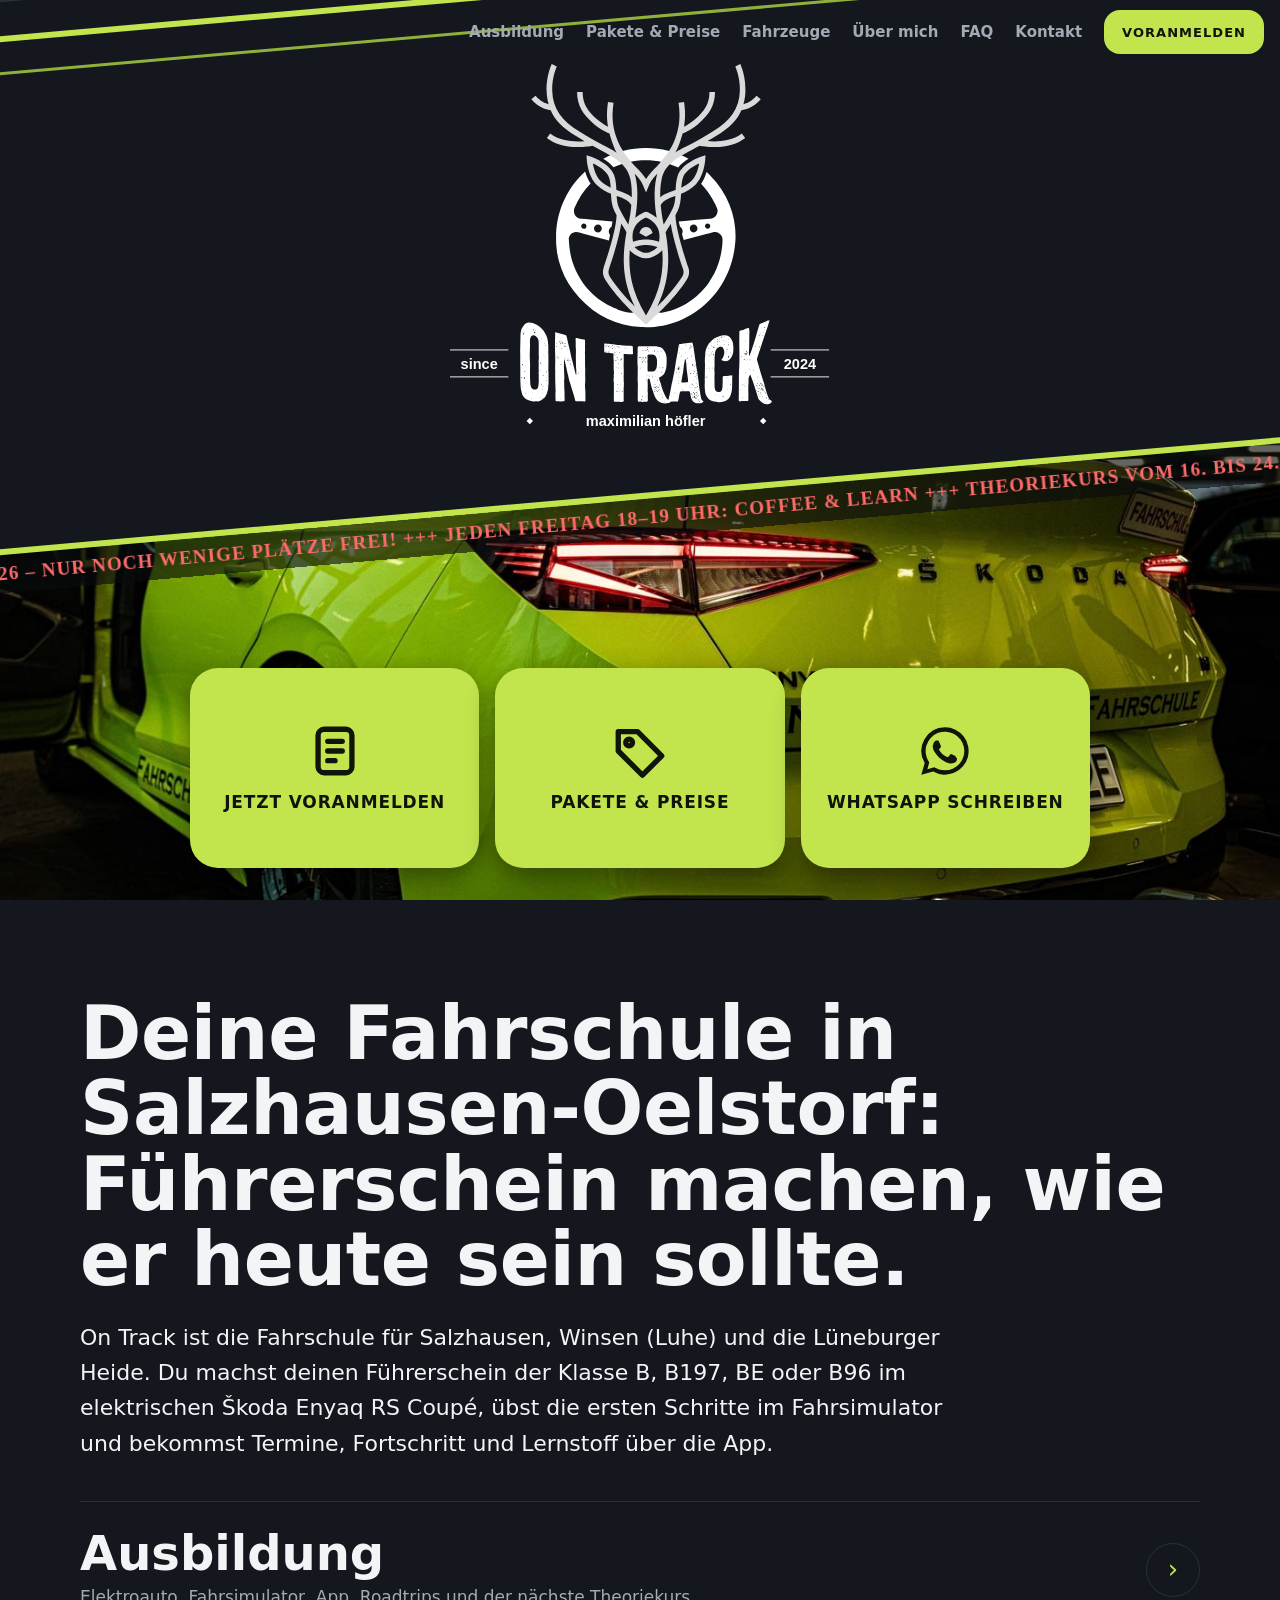
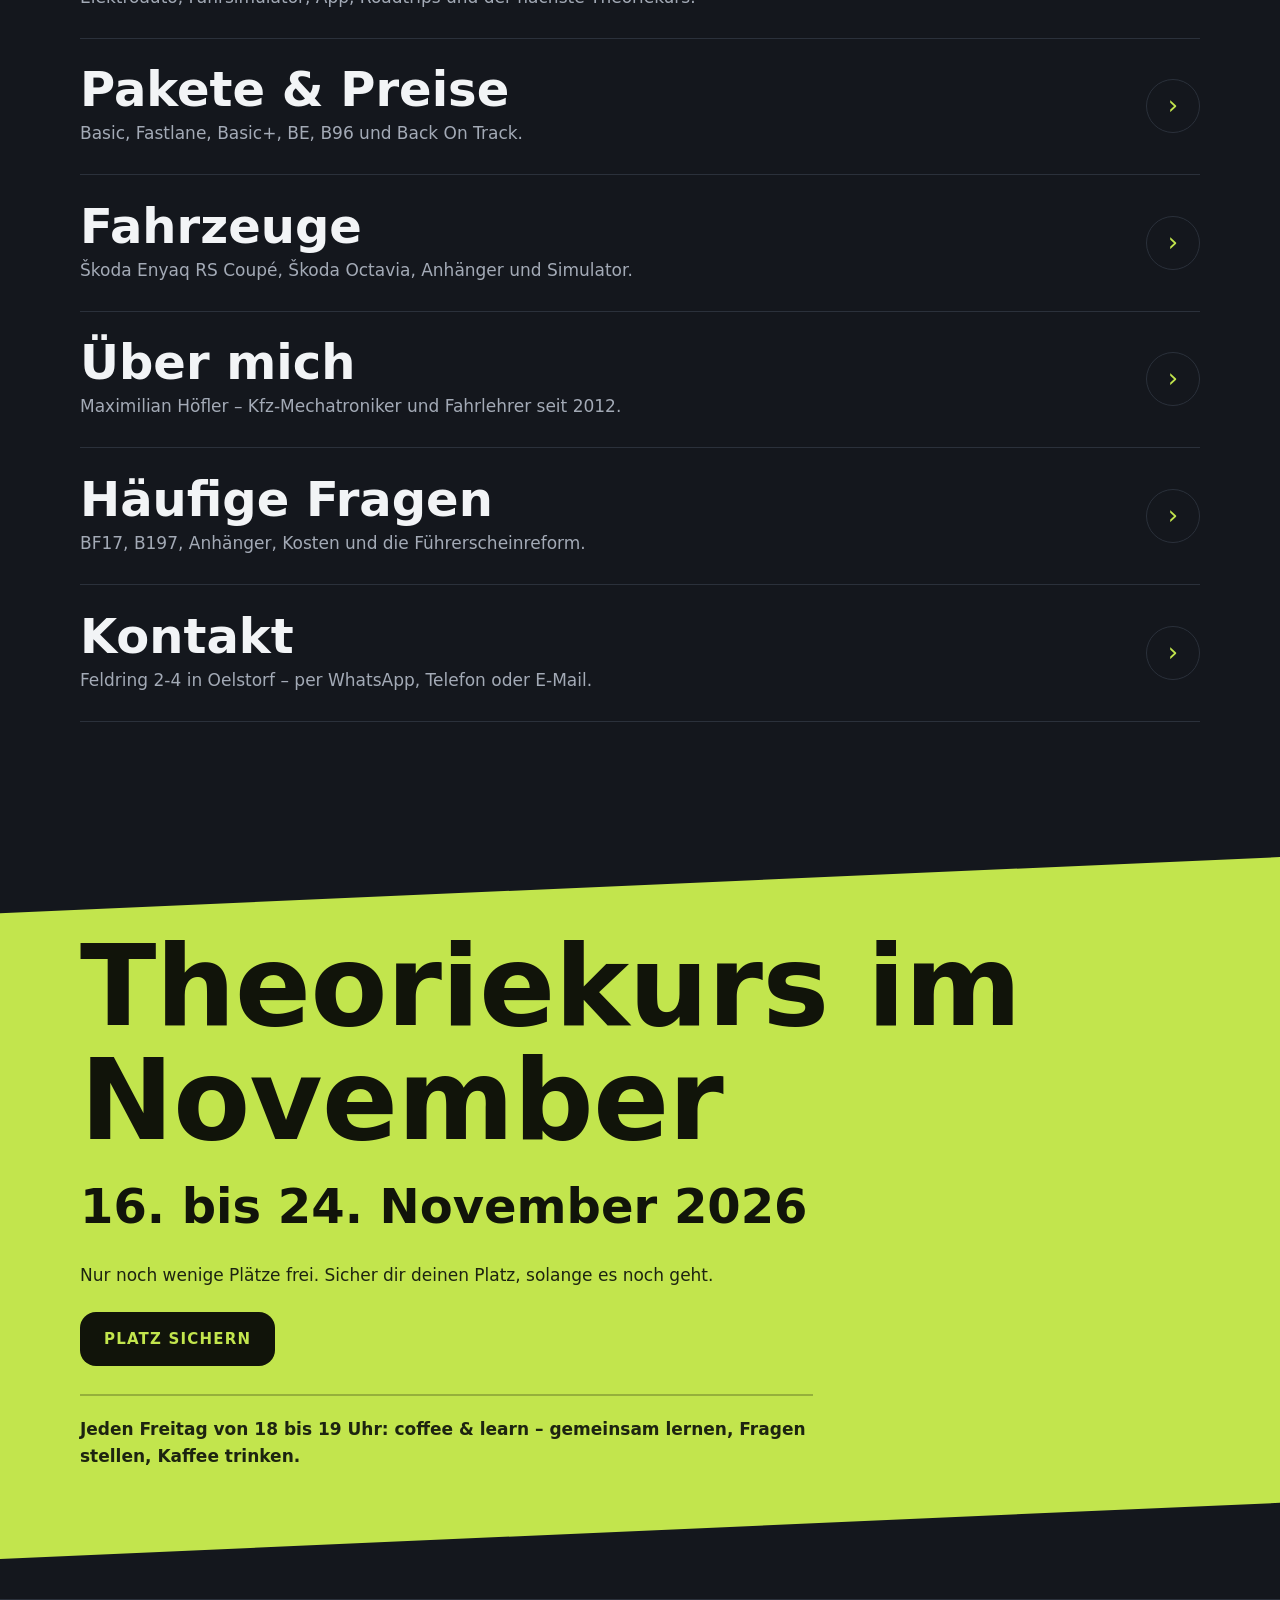
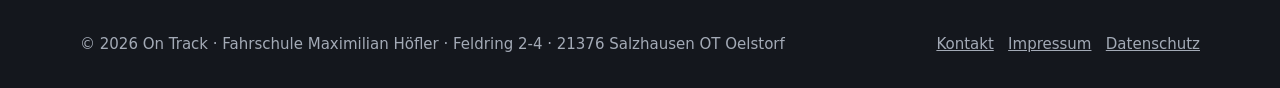
<file: index.html>
<!doctype html>
<html lang="de">
<head>
<meta charset="utf-8">
<meta name="viewport" content="width=device-width, initial-scale=1, viewport-fit=cover">
<title>Fahrschule Salzhausen-Oelstorf | On Track Führerschein B &amp; BE</title>
<meta name="description" content="Führerschein in Salzhausen-Oelstorf: Klasse B, B197, BE &amp; B96 im Elektroauto, mit Fahrsimulator und Theorie-Flatrate. Nächster Theoriekurs ab 16.11.2026.">
<meta name="robots" content="noindex, nofollow">
<link rel="canonical" href="https://www.ontrack-fahr.schule/">
<meta name="theme-color" content="#14171d">
<link rel="icon" type="image/png" href="icon-192.png">
<link rel="apple-touch-icon" href="icon-180.png">
<meta property="og:type" content="website"><meta property="og:locale" content="de_DE"><meta property="og:site_name" content="On Track Fahrschule">
<meta property="og:url" content="https://www.ontrack-fahr.schule/"><meta property="og:title" content="Fahrschule Salzhausen-Oelstorf | On Track Führerschein B &amp; BE"><meta property="og:description" content="Führerschein in Salzhausen-Oelstorf: Klasse B, B197, BE &amp; B96 im Elektroauto, mit Fahrsimulator und Theorie-Flatrate. Nächster Theoriekurs ab 16.11.2026.">
<meta property="og:image" content="https://www.ontrack-fahr.schule/fahrschule-salzhausen-enyaq-start.jpg"><meta name="twitter:card" content="summary_large_image">
<script type="application/ld+json">{"@context": "https://schema.org", "@graph": [{"@type": ["DrivingSchool", "LocalBusiness"], "@id": "https://www.ontrack-fahr.schule/#fahrschule", "name": "On Track Fahrschule", "alternateName": "On Track – Fahrschule Maximilian Höfler", "slogan": "Get on track for the future. Drive with style.", "description": "Fahrschule in Salzhausen OT Oelstorf für die Klassen B, B197, BE und B96 – Ausbildung im elektrischen Škoda Enyaq RS Coupé, mit Fahrsimulator und Theorie-Flatrate.", "url": "https://www.ontrack-fahr.schule/", "logo": "https://www.ontrack-fahr.schule/icon-512.png", "image": "https://www.ontrack-fahr.schule/fahrschule-salzhausen-enyaq-start.jpg", "email": "info@ontrack-fahr.schule", "telephone": "+49 1522 7090400", "address": {"@type": "PostalAddress", "streetAddress": "Feldring 2-4", "postalCode": "21376", "addressLocality": "Salzhausen", "addressRegion": "Niedersachsen", "addressCountry": "DE"}, "areaServed": [{"@type": "City", "name": "Salzhausen"}, {"@type": "City", "name": "Oelstorf"}, {"@type": "City", "name": "Gödenstorf"}, {"@type": "City", "name": "Eyendorf"}, {"@type": "City", "name": "Garlstorf"}, {"@type": "City", "name": "Garstedt"}, {"@type": "City", "name": "Toppenstedt"}, {"@type": "City", "name": "Wulfsen"}, {"@type": "City", "name": "Luhmühlen"}, {"@type": "City", "name": "Putensen"}, {"@type": "City", "name": "Tangendorf"}, {"@type": "City", "name": "Evendorf"}, {"@type": "City", "name": "Egestorf"}, {"@type": "City", "name": "Hanstedt"}, {"@type": "City", "name": "Brackel"}, {"@type": "City", "name": "Thieshope"}, {"@type": "City", "name": "Nindorf"}, {"@type": "City", "name": "Winsen (Luhe)"}], "founder": {"@type": "Person", "name": "Maximilian Höfler", "jobTitle": "Fahrlehrer"}, "sameAs": ["https://www.instagram.com/ontrack_fahrschule/", "https://www.tiktok.com/@ontrack_fahrschule", "https://www.facebook.com/profile.php?id=100095527866972", "https://open.spotify.com/show/1sfOE8rVeEXEF2TenrATlE"], "hasOfferCatalog": {"@type": "OfferCatalog", "name": "Führerschein-Pakete", "itemListElement": [{"@type": "Offer", "itemOffered": {"@type": "Service", "name": "Basic Klasse B / B197"}}, {"@type": "Offer", "itemOffered": {"@type": "Service", "name": "Fastlane Klasse B / B197"}}, {"@type": "Offer", "itemOffered": {"@type": "Service", "name": "Basic+ Klassen B und BE"}}, {"@type": "Offer", "itemOffered": {"@type": "Service", "name": "Anhängerführerschein BE"}}, {"@type": "Offer", "itemOffered": {"@type": "Service", "name": "Anhängerschulung B96"}}, {"@type": "Offer", "itemOffered": {"@type": "Service", "name": "Back On Track – Auffrischungsfahrstunden"}}]}}, {"@type": "Event", "name": "Theoriekurs Führerschein Klasse B", "startDate": "2026-11-16", "endDate": "2026-11-24", "eventAttendanceMode": "https://schema.org/OfflineEventAttendanceMode", "eventStatus": "https://schema.org/EventScheduled", "location": {"@type": "Place", "name": "On Track Fahrschule", "address": {"@type": "PostalAddress", "streetAddress": "Feldring 2-4", "postalCode": "21376", "addressLocality": "Salzhausen", "addressCountry": "DE"}}, "organizer": {"@id": "https://www.ontrack-fahr.schule/#fahrschule"}, "image": "https://www.ontrack-fahr.schule/fahrschule-salzhausen-enyaq-start.jpg", "description": "Kompakter Theoriekurs für den Autoführerschein in Salzhausen-Oelstorf.", "url": "https://www.ontrack-fahr.schule/ausbildung.html"}]}</script>
<link rel="stylesheet" href="site.css">
</head>
<body>
<div class="bg-deer" aria-hidden="true"></div>
<header class="nav" id="nav">
  <a class="nav-brand" href="./">ON TRACK</a>
  <nav class="nav-links" aria-label="Hauptnavigation"><a href="ausbildung.html">Ausbildung</a><a href="pakete.html">Pakete &amp; Preise</a><a href="fahrzeuge.html">Fahrzeuge</a><a href="ueber-mich.html">Über mich</a><a href="faq.html">FAQ</a><a href="kontakt.html">Kontakt</a>
    <a class="btn" href="http://fs0676.fso360-svc.de" target="_blank" rel="noopener">Voranmelden</a>
  </nav>
  <button class="menu-btn" id="menuBtn" aria-expanded="false" aria-controls="sheet"><i></i>Menü</button>
</header>
<nav class="sheet" id="sheet" aria-label="Menü"><a href="./" aria-current="page">Startseite</a><a href="ausbildung.html">Ausbildung</a><a href="pakete.html">Pakete &amp; Preise</a><a href="fahrzeuge.html">Fahrzeuge</a><a href="ueber-mich.html">Über mich</a><a href="faq.html">Häufige Fragen</a><a href="kontakt.html">Kontakt</a></nav>
<main id="top">
<section class="hero" aria-label="On Track Fahrschule">
  <div class="h-bg"></div>
  <img class="h-photo" src="fahrschule-salzhausen-enyaq-start.jpg" width="1400" height="940" alt="Hellgrüner Škoda Enyaq RS Coupé der Fahrschule On Track in Salzhausen-Oelstorf" fetchpriority="high" decoding="async">
  <div class="h-ticker" aria-hidden="true"><div class="h-track"><span>+++ Theoriekurs vom 16. bis 24. November 2026 – nur noch wenige Plätze frei! +++ Jeden Freitag 18–19 Uhr: coffee &amp; learn&nbsp;</span><span>+++ Theoriekurs vom 16. bis 24. November 2026 – nur noch wenige Plätze frei! +++ Jeden Freitag 18–19 Uhr: coffee &amp; learn&nbsp;</span><span>+++ Theoriekurs vom 16. bis 24. November 2026 – nur noch wenige Plätze frei! +++ Jeden Freitag 18–19 Uhr: coffee &amp; learn&nbsp;</span><span>+++ Theoriekurs vom 16. bis 24. November 2026 – nur noch wenige Plätze frei! +++ Jeden Freitag 18–19 Uhr: coffee &amp; learn&nbsp;</span></div></div>
  <div class="h-lines" aria-hidden="true">
    <span style="--h:6px;--c:var(--lime);top:9%;--t:.7s"></span>
    <span style="--h:3px;--c:var(--lime-d);top:13%;--t:.85s"></span>
    <span style="--h:2px;--c:var(--line);top:5%;--t:1s"></span>
    <span class="edge" style="--h:6px;--c:var(--lime);top:70%;--t:1.1s"></span>
  </div>
  <div class="h-top"><div class="h-logo" role="img" aria-label="Logo On Track Fahrschule – Maximilian Höfler, since 2024"><svg class="hero-logo" role="img" aria-label="On Track – Maximilian Höfler, since 2024" version="1.1" xmlns="http://www.w3.org/2000/svg" xmlns:xlink="http://www.w3.org/1999/xlink" x="0px" y="0px"
	 viewBox="0 0 295.49 285.3" style="enable-background:new 0 0 295.49 285.3;" xml:space="preserve">
<style type="text/css">
	.st0{fill:#FFFFFF;}
	.st1{clip-path:url(#SVGID_00000013877394425655516940000003358431003364487871_);}
	.st2{clip-path:url(#SVGID_00000108304954968564741230000009610395750862699935_);}
	.st3{fill:#202120;}
	.st4{fill:#F6F6F6;stroke:#231F20;stroke-width:4.5354;stroke-miterlimit:10;}
	.st5{clip-path:url(#SVGID_00000016039913056428696800000000940594237678368156_);}
	.st6{clip-path:url(#SVGID_00000091731567046439957820000000804243179697101968_);}
	.st7{fill:#F1E9E2;}
	.st8{fill:#231F20;}
	.st9{fill:#231F20;stroke:#231F20;stroke-width:4.252;stroke-linecap:square;stroke-linejoin:round;stroke-miterlimit:10;}
	.st10{opacity:0.26;}
	.st11{fill:none;stroke:#231F20;stroke-width:9.9213;stroke-miterlimit:10;}
	.st12{clip-path:url(#SVGID_00000117672101733118071250000000758100967424675482_);}
	.st13{clip-path:url(#SVGID_00000005962693299058334760000000931595547477662382_);}
	.st14{fill:#C6C6C6;}
	.st15{fill:#FFFFFF;stroke:#FFFFFF;stroke-width:2.126;stroke-linejoin:round;stroke-miterlimit:10;}
	.st16{fill:none;stroke:#FFFFFF;stroke-width:5.6693;stroke-miterlimit:10;}
	.st17{fill:#333031;}
	.st18{fill:none;stroke:#FFFFFF;stroke-width:4.252;stroke-linejoin:round;stroke-miterlimit:10;}
	.st19{clip-path:url(#SVGID_00000062879898019169406290000013687907525518280117_);}
	.st20{clip-path:url(#SVGID_00000122712027478038937450000016901664261256989862_);}
	.st21{clip-path:url(#SVGID_00000076580600667044718640000012779853867598060180_);}
	.st22{clip-path:url(#SVGID_00000028300515421278566610000017430686230646501035_);}
	.st23{clip-path:url(#SVGID_00000043421911166864072620000006123473672798028187_);}
	.st24{clip-path:url(#SVGID_00000038374303006765390270000011711050244946139300_);}
	.st25{fill:none;stroke:#FFFFFF;stroke-width:0.9921;stroke-miterlimit:10;}
	.st26{stroke:#000000;stroke-width:5.6693;stroke-miterlimit:10;}
	.st27{clip-path:url(#SVGID_00000116221284297048102370000015355129784587807890_);}
	.st28{clip-path:url(#SVGID_00000142161640621425995340000002755703298735930261_);}
	.st29{clip-path:url(#SVGID_00000121260120339356009470000002783431598406577840_);}
	.st30{clip-path:url(#SVGID_00000064318184444787109090000016074842696927662490_);}
	.st31{fill:#DADADA;}
	.st32{fill:none;stroke:#000000;stroke-miterlimit:10;}
	.st33{fill:none;stroke:#DADADA;stroke-width:4.252;stroke-miterlimit:10;}
	.st34{clip-path:url(#SVGID_00000135679328520673235470000005773584324927778700_);}
	.st35{clip-path:url(#SVGID_00000075872508610438651370000014787418701102480521_);}
	.st36{clip-path:url(#SVGID_00000061459026739563561010000016219145434806300336_);}
	.st37{clip-path:url(#SVGID_00000079456351649444238150000010948102072845461682_);}
	.st38{clip-path:url(#SVGID_00000121258857205671585740000002821375177099789754_);}
	.st39{clip-path:url(#SVGID_00000139265869452146492800000000521891768665115009_);}
	.st40{fill:none;stroke:#FFFFFF;stroke-width:0.7087;stroke-miterlimit:10;}
	.st41{clip-path:url(#SVGID_00000020398663566921526430000006590656083736514494_);}
	.st42{clip-path:url(#SVGID_00000093888144207990911070000013664093015877433264_);}
	.st43{clip-path:url(#SVGID_00000063614376217865489550000018135169727521402255_);}
	.st44{clip-path:url(#SVGID_00000006693404179424772700000002050342473137641626_);}
	.st45{clip-path:url(#SVGID_00000155145429427072751510000013916727559017866419_);}
	.st46{clip-path:url(#SVGID_00000054975379479702037180000012168415619427495594_);}
	.st47{clip-path:url(#SVGID_00000137131584135832094550000012416105943137800601_);}
	.st48{clip-path:url(#SVGID_00000103255813690470172250000001935024385763732876_);}
	.st49{clip-path:url(#SVGID_00000075129499723174261090000014234338006025876656_);}
	.st50{clip-path:url(#SVGID_00000145746765944222238120000014382576126628097448_);}
	.st51{clip-path:url(#SVGID_00000124841128837274726110000012119925261928139427_);}
	.st52{clip-path:url(#SVGID_00000133496493673510094410000009362530763856834723_);}
	.st53{clip-path:url(#SVGID_00000112598211450893664090000001699658595064907153_);}
	.st54{clip-path:url(#SVGID_00000025415424571326519930000008321784244921066651_);}
	.st55{font-family:'Montserrat',Arial,sans-serif;font-weight:700;}
	.st56{font-size:11.3386px;}
	.st57{letter-spacing:2;}
</style>
<g id="Ebene_1">
	<g>
		<g>
			<path class="st0" d="M127.38,80.48c0.94-0.43,1.89-0.84,2.87-1.23c4.98-1.98,10.13-3.27,15.44-3.89
				c6.75-0.78,13.44-0.39,20.08,1.13c4.25,0.97,8.3,2.35,12.16,4.14c1.96-2.44,4.64-4.69,8-6.75c-9.94-5.47-21.04-8.28-33.17-8.34
				c-11.63-0.07-23.11,2.88-33.31,8.32C122.77,75.89,125.41,78.1,127.38,80.48z"/>
			<path class="st0" d="M202.63,86.67c-0.86-0.88-1.74-1.73-2.62-2.55c-1.07,3.58-2.5,6.65-4.28,9.16
				c3.52,3.66,6.54,7.76,9.06,12.28c1.39,2.49,2.77,4.98,3.64,7.72c0.42,1.34,0.08,2.62-0.44,3.85c-1.02,2.39-3.04,3.33-5.48,3.54
				c-6.54,0.57-13.08,1.11-19.63,1.67c-1.52,0.13-3.04,0.26-4.56,0.39c0.23,1.18,0.56,2.59,0.96,4.14c1.27,0.71,2.12,2.07,2.09,3.71
				c-0.01,0.7-0.22,1.36-0.56,1.93c0.45,1.57,0.91,3.16,1.38,4.72c5.84-1.56,11.68-3.14,17.52-4.71c1.76-0.47,3.54-0.9,5.28-1.42
				c2.96-0.88,5.53,0.89,6.74,2.94c0.7,1.2,0.74,2.45,0.72,3.75c-0.15,4.9-0.93,9.72-2.19,14.45c-1.36,5.12-3.41,9.95-6.19,14.47
				c-1.33,2.17-2.53,4.42-4.18,6.38c-2.43,2.9-5.07,5.59-7.92,8.08c-2.44,2.12-5.09,3.95-7.83,5.63c-1.83,1.13-3.77,2.1-5.73,3.01
				c-4.26,1.97-8.73,3.22-13.31,4.03c-2.02,0.35-3.92-0.39-5.24-1.67l-6.37,6.22l-5.47-3.28c0,0-0.78-1.29-2.07-3.45
				c-0.98,1.14-2.37,2-3.82,2.23c-1.85,0.29-3.57-0.12-5.29-0.6c-1.98-0.55-3.99-0.99-5.9-1.77c-0.78-0.31-1.53-0.84-2.27-1.04
				c-1.42-0.39-2.55-1.29-3.89-1.75c-0.88-0.3-1.58-0.87-2.38-1.28c-1.29-0.66-2.49-1.5-3.73-2.26c-2.22-1.36-4.28-2.94-6.21-4.69
				c-1.86-1.69-3.49-3.59-5.24-5.39c-1.15-1.18-2.15-2.5-3.16-3.77c-0.84-1.07-1.53-2.34-2.28-3.53c-2.68-4.29-4.84-8.83-6.34-13.66
				c-1.1-3.52-1.77-7.13-2.28-10.78c-0.31-2.22-0.35-4.45-0.54-6.68c-0.27-2.99,2.76-5.98,5.83-5.75c1.7,0.07,3.28,0.66,4.9,1.09
				c6.85,1.82,13.7,3.66,20.55,5.5c0.3-1.38,0.6-2.86,0.89-4.37c-0.63-0.72-1.02-1.65-1.01-2.66c0.01-1.54,0.92-2.91,2.17-3.62
				c0.26-1.49,0.5-2.88,0.71-4.11c-5.78-0.5-11.57-1-17.35-1.5c-2.29-0.2-4.58-0.41-6.87-0.56c-5.19-0.34-6.75-5.42-5.34-8.7
				c3.04-7.08,7.16-13.42,12.5-18.92c-1.78-2.57-3.2-5.69-4.24-9.34C92.34,95.53,83.5,112.48,82.68,133
				c-0.75,18.9,5.55,35.54,18.37,49.45c12.85,13.94,28.94,21.62,47.9,22.63c38.07,2.03,72.37-27.44,73.68-70.32
				C222.84,117.5,216.28,100.56,202.63,86.67z M189.9,131.33c-1.7-0.04-3.02-1.51-2.95-3.3c0.06-1.63,1.46-2.96,3.05-2.91
				c1.56,0.05,2.93,1.55,2.92,3.19C192.9,129.99,191.52,131.37,189.9,131.33z M200.86,128.45c-1.1,0.03-2.07-0.95-2.09-2.09
				c-0.02-1.17,0.89-2.12,2.03-2.12c1.15-0.01,2.06,0.9,2.08,2.07C202.91,127.42,201.97,128.42,200.86,128.45z M115.34,125.17
				c1.58-0.01,3.02,1.48,3,3.1c-0.03,1.74-1.4,3.12-3.08,3.1c-1.67-0.02-3.04-1.41-3.02-3.06
				C112.26,126.66,113.71,125.19,115.34,125.17z M104.35,124.25c1.12,0.01,2.05,0.99,2.04,2.14c-0.01,1.15-0.97,2.13-2.07,2.11
				c-1.09-0.02-2.07-1.04-2.06-2.14C102.27,125.24,103.26,124.24,104.35,124.25z"/>
		</g>
		<g>
			<g>
				<g>
					<g>
						<path class="st31" d="M152.8,127c-1.97,0-3.72,1.17-4.46,2.98l-0.71,1.74l5.17,3l5.17-3l-0.71-1.74
							C156.53,128.17,154.78,127,152.8,127z"/>
						<path class="st31" d="M227.15,35.96c2.26-0.19,9.15-1.36,15.09-8.45l-3.32-2.78c-3.68,4.39-7.7,6-10.17,6.59
							c1.05-3.77,1.48-7.35,1.55-10.54c0.28-11.61-3.81-20.41-3.99-20.78l-3.92,1.85c0.04,0.08,3.87,8.37,3.57,18.98
							c-0.4,14.05-7.52,23.43-21.17,31.82c-5.62,3.46-10.8,6.35-15.36,8.9c-4.38,2.45-7.3,3.35-10.8,5.59l0-0.01
							c-0.19,0.11-1.33,0.8-3.03,1.94c2.05-3.45,2.68-5.66,4-9.27c0.67-1.84,1.25-3.71,1.74-5.6c1.9-0.78,7.03-3.11,12.19-7.46
							c8.54-7.19,13.06-14.46,13.06-24.82l-4.34,0c0,9.12-3.84,15-11.41,21.41c-3.07,2.6-6.17,4.43-8.41,5.58
							c1.08-6.68,1.09-11.73,0.03-19.31l-4.29,0.6c1.56,11.12,0.69,18.97-2.64,28.12c-2.84,7.78-7.49,14.13-14.13,21.35
							c-3.27,3.05-6.38,6.46-8.58,10.02c-2.21-3.55-5.31-6.97-8.58-10.02c-6.65-7.21-11.3-13.56-14.13-21.35
							c-3.34-9.15-4.2-17.01-2.64-28.12l-4.29-0.6c-1.06,7.59-1.05,12.64,0.03,19.31c-2.24-1.15-5.34-2.98-8.41-5.58
							c-7.57-6.42-11.41-12.29-11.41-21.41l-4.34,0c0,10.36,4.51,17.63,13.06,24.82c5.17,4.35,10.3,6.68,12.19,7.46
							c0.49,1.9,1.06,3.76,1.74,5.6c1.32,3.61,1.87,5.92,3.92,9.37c-1.71-1.14-2.84-1.82-3.03-1.94l0,0.01
							c-3.5-2.24-6.34-3.24-10.72-5.69c-4.56-2.55-9.74-5.44-15.36-8.9c-13.65-8.4-20.77-17.77-21.17-31.82
							c-0.3-10.62,3.53-18.9,3.57-18.98L79.3,0c-0.17,0.37-4.27,9.16-3.99,20.78c0.08,3.19,0.51,6.78,1.55,10.54
							c-2.46-0.59-6.49-2.2-10.17-6.59l-3.32,2.78c5.94,7.09,12.83,8.26,15.09,8.45c3.15,7.65,9.14,13.66,20.09,20.39
							c2.18,1.34,4.29,2.59,6.32,3.77c-6.97,0.64-18.49,0.46-26.74-5.93l-2.65,3.43c5.89,4.56,14.08,7.01,23.68,7.08
							c0.15,0,0.3,0,0.44,0c5.34,0,9.64-0.72,11.43-1.07c1.04,0.58,2.05,1.15,3.04,1.7c15.01,8.38,24.06,12.44,26.63,24.95
							c0.8,3.88,1.13,8.43,1.01,13.5c-2.96-2.51-6.59-3.75-10.36-5.04c-0.55-0.19-1.1-0.38-1.65-0.57
							c-0.17-3.85-0.42-7.76-1.65-11.19c-3.47-9.73-17.98-14.6-18.6-14.81l-3.01-0.99l0.16,3.16c0.03,0.53,0.75,13.03,7.64,19.81
							c3.66,3.6,7.53,5.61,11.24,7.08c0.21,4.61,0.61,9.28,2.65,13.35c0.54,1.08,1.13,2.2,1.73,3.33
							c-0.38,11.28-7.14,32.15-10.07,40.7c-1.06,3.1-0.68,6.46,1.05,9.24c10.3,16.55,29.73,33.26,30.55,33.96l1.41,1.21l1.41-1.21
							c0.82-0.7,20.25-17.41,30.55-33.96c1.73-2.78,2.11-6.14,1.05-9.24c-2.93-8.55-9.69-29.42-10.07-40.7
							c0.6-1.12,1.19-2.24,1.73-3.33c2.03-4.07,2.43-8.74,2.65-13.35c3.7-1.47,7.58-3.48,11.24-7.08
							c6.89-6.78,7.61-19.28,7.64-19.81l0.16-3.16l-3.01,0.99c-0.62,0.2-15.12,5.08-18.6,14.81c-1.23,3.44-1.48,7.35-1.65,11.19
							c-0.55,0.19-1.1,0.38-1.65,0.57c-3.77,1.29-7.4,2.53-10.36,5.04c-0.12-5.06,0.22-9.62,1.01-13.5
							c2.57-12.51,11.62-16.57,26.63-24.95c0.98-0.55,2-1.12,3.04-1.7c1.79,0.35,6.09,1.07,11.43,1.07c0.15,0,0.3,0,0.44,0
							c9.6-0.07,17.79-2.52,23.68-7.08l-2.65-3.43c-8.22,6.37-19.76,6.55-26.73,5.92c2.03-1.18,4.13-2.43,6.31-3.77
							C218.01,49.62,224,43.61,227.15,35.96z M117.29,91.06c-3.69-3.63-5.27-9.65-5.92-13.45c1.13,0.51,2.45,1.16,3.82,1.96
							c3.23,1.88,7.37,4.94,8.77,8.87c0.84,2.35,1.14,5.08,1.31,8C122.54,95.2,119.85,93.58,117.29,91.06z M181.65,88.43
							c1.4-3.93,5.55-6.99,8.77-8.87c1.36-0.79,2.69-1.45,3.82-1.96c-0.65,3.8-2.22,9.82-5.92,13.45c-2.56,2.52-5.26,4.14-7.98,5.37
							C180.51,93.51,180.81,90.78,181.65,88.43z M152.8,196.06c-11.2-18.53-13.93-34.52-12.71-50.97l0.06,0.07
							c0.24,0.26,6.05,6.28,12.18,6.28h0.94c6.13,0,11.94-6.02,12.18-6.28l0.06-0.07C166.73,161.54,164,177.53,152.8,196.06z
							 M162.94,138.6c-1.71-0.58-5.72-1.76-10.15-1.76c-4.39,0-8.41,1.18-10.12,1.76c-0.8-4.11-0.44-7.75,1.1-10.86
							c2.45-4.95,7.29-7.3,9.03-8c1.75,0.71,6.58,3.05,9.03,8C163.37,130.84,163.74,134.48,162.94,138.6z M161.71,142.76
							c-1.73,1.6-5.33,4.34-8.43,4.34h-0.94c-3.1,0-6.7-2.74-8.43-4.34c1.31-0.45,4.99-1.59,8.91-1.59
							C156.74,141.17,160.41,142.31,161.71,142.76z M152.8,100.22l2.01-5.01c1.09-2.7,2.98-5.43,5.26-8.02
							c0.54-0.52,1.08-1.05,1.6-1.57c-0.4,1.2-0.73,2.46-1.01,3.79c-2.08,10.12-0.94,21.96,0.48,30.48
							c-3.64-3.24-7.48-4.46-7.71-4.54l-0.64-0.2l-0.64,0.2c-0.23,0.07-4.07,1.3-7.71,4.54c1.42-8.52,2.56-20.35,0.48-30.48
							c-0.27-1.34-0.61-2.6-1.01-3.79c0.52,0.52,1.06,1.05,1.6,1.57c2.28,2.59,4.17,5.32,5.26,8.02L152.8,100.22z M129.94,102.84
							c4.99,1.71,8.94,3.06,11.41,7.15c-0.19,2.11-0.44,4.3-0.77,6.53c-0.49,3.36-1.06,6.35-1.56,8.67
							c-2.07-3.44-4.9-8.31-7.02-12.54c-1.41-2.82-1.87-6.27-2.1-9.81C129.92,102.83,129.93,102.83,129.94,102.84z M124.52,165.55
							c-1.04-1.67-1.27-3.69-0.63-5.55c2.51-7.32,7.77-23.53,9.64-35.58c1.72,2.93,3.23,5.39,4.01,6.64
							c-3.44,19.49-3.4,37.36,6.47,57.88C137.67,182.63,129.76,173.97,124.52,165.55z M181.72,160.01c0.64,1.86,0.41,3.88-0.63,5.54
							c-5.24,8.42-13.15,17.07-19.49,23.4c9.87-20.52,9.92-38.4,6.47-57.88c0.78-1.25,2.29-3.7,4.01-6.64
							C173.95,136.48,179.21,152.69,181.72,160.01z M175.67,102.84c0.01,0,0.02-0.01,0.03-0.01c-0.23,3.54-0.69,6.99-2.1,9.81
							c-2.11,4.23-4.95,9.1-7.02,12.54c-0.5-2.32-1.07-5.31-1.56-8.67c-0.33-2.24-0.58-4.42-0.77-6.53
							C166.73,105.9,170.68,104.55,175.67,102.84z"/>
					</g>
				</g>
			</g>
		</g>
		<g>
			<g>
				<path class="st0" d="M76.8,241.91c-0.11,1.23,0.04,2.53,0.02,3.77c-0.02,1.71,0.14,3.56-0.19,5.28
					c-0.06,0.13-0.05,0.34-0.05,0.48c0.13,1.9-0.5,3.5-0.98,5.12c-0.36,1.2-1.06,2.34-1.79,3.39c-0.22,0.28-0.51,0.41-0.73,0.62
					c-0.29,0.25-0.44,0.37-0.73,0.62c-1.29,1.26-2.86,1.86-4.41,1.8c-0.94-0.04-1.88,0.19-2.83,0.11c-1.29-0.1-2.68-0.46-3.85-0.9
					c-1.8-0.68-3.51-1.86-4.76-4.14c-0.09-0.19-0.14-0.29-0.23-0.49c-0.51-2.17-1.21-4.26-1.24-6.55c-0.03-1.74-0.23-3.47-0.23-5.23
					c0-3.77,0.08-8.3-0.06-11.4c-0.12-2.67,0.16-5.45,0-8.18c-0.09-1.58-0.06-3.39,0-4.97c0.11-2.93,0.11-5.97,0.17-8.76
					c0.04-2.04,0.23-4.01,0.78-5.62c0.5-1.47,1.33-2.49,2.16-3.48c0.28-0.28,0.55-0.48,0.83-0.83c0.5-0.57,1.11-0.7,1.77-0.89
					c2.22-0.38,4.53,0.27,6.73,1.46c1.83,0.99,3.63,2.36,5.26,4.15c0.06,0.09,0.17,0.13,0.23,0.29c1.07,1.66,2.19,3.25,2.88,5.2
					c0.5,1.42,0.68,2.81,0.87,4.24c0.39,3.03,0.15,5.9,0.23,8.77c0.03,1.4,0.05,2.1,0.08,3.5c0.07,2.8-0.08,5.49-0.06,8.21
					c0.01,0.91-0.07,1.84,0.07,2.73C76.83,240.79,76.85,241.36,76.8,241.91z M55.41,226c-0.06-0.17-0.11-0.19-0.11,0.05
					c-0.06,0.07,0,0.08,0,0.16c0.04,0.01,0.07,0.02,0.11,0.03C55.41,226.14,55.41,226.09,55.41,226z M56.09,244.06
					c-0.17-0.18-0.28-0.12-0.34,0.11c-0.17,0.22,0,0.56,0.17,0.66c0.11,0.02,0.22-0.05,0.22-0.13
					C56.26,244.48,56.26,244.08,56.09,244.06z M55.86,230.17c0.04,0.01,0.07,0.02,0.11,0.03c0-0.06,0-0.1,0-0.16
					c-0.06-0.17-0.11-0.19-0.11-0.03C55.8,230.08,55.86,230.17,55.86,230.17z M55.86,227.63c0.06,0.09,0.11,0.27,0.17,0.28
					c0.06,0.09,0.11,0.03,0.22,0.06c-0.06-0.09-0.11-0.27-0.17-0.28C56.03,227.59,55.97,227.66,55.86,227.63z M56.18,209.21
					c0.06-0.06,0.17-0.02,0.22-0.07c0.06-0.14,0-0.4-0.11-0.44c-0.11-0.04-0.22-0.16-0.22-0.08
					C56.02,208.75,56.02,208.98,56.18,209.21z M56.87,234.36c0-0.32-0.17-0.51-0.34-0.54c-0.17-0.11-0.34,0.17-0.34,0.41
					c0.06,0.33,0.3,0.59,0.45,0.57C56.73,234.78,56.87,234.6,56.87,234.36z M56.71,251.43c0-0.16-0.06-0.32-0.11-0.33
					c-0.06-0.09-0.17-0.02-0.23,0.06c-0.06,0.23,0.06,0.4,0.17,0.41C56.6,251.57,56.66,251.5,56.71,251.43z M56.87,231.99
					c0-0.08-0.06-0.17-0.06-0.25c-0.06-0.01-0.11,0.05-0.11,0.05c0,0.08,0.06,0.25,0.11,0.34
					C56.81,232.06,56.87,232.07,56.87,231.99z M57.35,210.98c0.18,0.03,0.28-0.22,0.33-0.43c0-0.24-0.12-0.48-0.28-0.57
					c-0.17-0.1-0.38,0.03-0.44,0.31C56.92,210.5,57.16,210.95,57.35,210.98z M58.34,244.76c-0.17-0.1-0.06-0.56-0.23-0.58
					c-0.06,0.07-0.67,0.38-0.67,0.54c-0.06,0.23,0.56,0.62,0.73,0.65C58.29,245.3,58.62,244.96,58.34,244.76z M57.6,235.61
					c0,0.16-0.06,0.23-0.11,0.37c0,0,0.06,0.09,0.11,0.1c0.11,0.02,0.11-0.14,0.11-0.29C57.66,235.78,57.66,235.7,57.6,235.61z
					 M57.76,230.77c0-0.08-0.06-0.09-0.06-0.17c-0.17,0.04-0.17,0.12-0.06,0.22C57.71,230.84,57.76,230.77,57.76,230.77z
					 M58.18,209.87c0.06,0.02,0.11-0.12,0.22-0.15c-0.06-0.1-0.06-0.26-0.11-0.28c-0.11-0.04-0.22-0.08-0.22,0
					C57.96,209.55,58.07,209.91,58.18,209.87z M58.39,239.37c-0.17-0.03-0.22,0.12-0.28,0.34c-0.06,0.23,0.06,0.32,0.23,0.35
					c0.17,0.11,0.24-0.05,0.28-0.19C58.68,239.67,58.61,239.48,58.39,239.37z M58.44,234.68c0.02,0.13,0.03,0.19,0.06,0.32
					c0.07-0.05,0.1-0.07,0.17-0.12c-0.06-0.09-0.06-0.25-0.11-0.34C58.5,234.61,58.44,234.6,58.44,234.68z M58.69,256.21
					c-0.06,0-0.11,0.07-0.17,0.15c0,0.23,0.06,0.39,0.17,0.48c0.06,0,0.23-0.07,0.23-0.14C59.03,256.47,58.87,256.22,58.69,256.21z
					 M58.58,218.22c0,0.08,0,0.08,0.06,0.17c0-0.08,0.06-0.06,0.11-0.04C58.7,218.1,58.64,218.08,58.58,218.22z M59.14,248.92
					c0-0.16-0.11-0.25-0.11-0.32c-0.06,0.07-0.17,0.14-0.17,0.29c0,0.08,0.11,0.17,0.11,0.25C59.02,249.06,59.14,249,59.14,248.92z
					 M59.79,236.42c-0.06-0.09-0.06-0.24-0.11-0.33c-0.06,0.07-0.11,0.06-0.06,0.14c0,0.08,0.06,0.17,0.06,0.24
					C59.73,236.49,59.79,236.42,59.79,236.42z M59.73,206.41c-0.06-0.18-0.11-0.2-0.17-0.06c0,0,0.06,0.18,0.11,0.2
					C59.68,206.54,59.73,206.48,59.73,206.41z M60.34,231.35c-0.06-0.01-0.06-0.09-0.06-0.09c-0.11-0.02-0.17,0.04-0.22,0.03
					c0,0.08,0.06,0.17,0.06,0.09C60.17,231.39,60.28,231.42,60.34,231.35z M61.3,233.18c-0.02-0.04-0.03-0.05-0.06-0.09
					c-0.11-0.02-0.11,0.05-0.06,0.14C61.24,233.32,61.3,233.25,61.3,233.18z M62.11,202.67c-0.06-0.25-0.22-0.4-0.33-0.37
					c-0.06-0.02-0.11,0.11-0.11,0.26c0,0.08,0.11,0.28,0.17,0.3C61.95,202.98,62.11,202.82,62.11,202.67z M69.21,246.21
					c-0.03-1.22-0.07-2.56-0.02-3.8c0-0.15-0.02-0.38-0.06-0.59c-0.09-0.48-0.07-0.97-0.01-1.46c0.05-0.35,0.05-0.79,0.05-1.16
					c-0.18-3.02,0.09-5.23-0.09-8.27c0.05-0.5,0.27-1.69,0.21-2.14c-0.23-1.29-0.04-2.43-0.13-3.68c-0.08-1.16,0.1-2.42,0.04-3.56
					c-0.06-1.25-0.07-2.57-0.07-3.88c0-0.44-0.01-1.03-0.06-1.48c-0.13-1.11-0.46-2.19-1.19-3.01c-2.02-2.43-4.19-2.03-5.08,0.1
					c-0.39,0.78-0.55,1.8-0.49,3.03c0.18,3.86-0.12,7.55-0.14,11.32c-0.01,1.67,0.13,3.47,0.24,5.24c0.13,2.07-0.05,3.95-0.04,5.94
					c0,0.73,0,1.1,0,1.83c0,1.14-0.02,2.38,0.01,3.58c0.04,1.64,0.18,3.58,0.24,5.29c0.02,0.59,0.23,1.32,0.4,1.86
					c0.34,1.02,0.97,1.77,1.7,2.1c0.82,0.37,1.77,0.38,2.6,0.04c0.64-0.26,1.18-0.79,1.4-1.73c0.05-0.43,0.17-0.86,0.22-1.3
					C69.11,249.12,69.25,247.65,69.21,246.21z M64.02,260.6c0-0.08-0.06-0.23-0.11-0.31c-0.17-0.01-0.28,0.07-0.28,0.29
					c-0.06,0.07,0,0.23,0.06,0.3C63.85,260.89,64.02,260.9,64.02,260.6z M64.57,256.02c-0.06-0.08-0.11-0.16-0.17-0.16
					c-0.11-0.01-0.17,0.07-0.23,0.14c0.06,0.08,0.11,0.16,0.17,0.16C64.46,256.17,64.51,256.1,64.57,256.02z M64.63,207.13
					c0.06,0.25,0.17,0.36,0.34,0.42c0.17,0.06,0.33-0.03,0.33-0.32c-0.07-0.14-0.1-0.22-0.17-0.36
					C64.96,206.73,64.68,206.93,64.63,207.13z M65.64,209.52c0.14,0.2,0.35,0.39,0.5,0.33c0.19-0.08,0.36-0.36,0.33-0.62
					c-0.03-0.22-0.17-0.43-0.28-0.47c-0.28-0.17-0.45-0.01-0.61,0.23C65.47,209.09,65.52,209.35,65.64,209.52z M66.11,258.94
					c-0.06-0.15-0.11-0.15-0.17-0.01c0,0.07,0,0.15,0.06,0.15c0,0.08,0.06,0,0.11,0C66.11,259.03,66.11,259,66.11,258.94z
					 M66.53,208.13c0.11-0.03,0.17-0.09,0.22-0.14c-0.07-0.11-0.1-0.17-0.17-0.28c-0.11-0.04-0.22-0.01-0.22,0.07
					C66.25,207.88,66.42,208.09,66.53,208.13z M67.1,211.14c-0.11-0.11-0.17-0.13-0.22-0.15c0.05,0.1,0.07,0.16,0.11,0.26
					c0.11,0.11,0.17,0.06,0.22,0C67.21,211.18,67.1,211.14,67.1,211.14z M68.81,256.41c0,0-0.06-0.08-0.06-0.15
					c-0.06,0.07-0.17,0.14-0.17,0.21s0.11,0.15,0.17,0.23C68.78,256.59,68.79,256.53,68.81,256.41z M69.68,260.47
					c-0.06-0.07-0.06-0.22-0.12-0.29c-0.06,0-0.17,0.07-0.23,0.14c0.06,0.07,0.06,0.22,0.11,0.3
					C69.56,260.68,69.62,260.61,69.68,260.47z M69.99,255.68c-0.05-0.06-0.07-0.09-0.11-0.15c-0.11,0.07-0.11,0.14,0,0.29
					C69.93,255.76,69.95,255.73,69.99,255.68z M70.13,215.79c0.06,0.02,0.06-0.2,0.11-0.26c-0.06-0.23-0.17-0.34-0.34-0.25
					c-0.06-0.02-0.11,0.18-0.11,0.26C69.85,215.78,70.02,215.83,70.13,215.79z M70.84,233.18c0.11-0.12,0.11-0.19,0-0.29
					c-0.23-0.19-0.39-0.22-0.56-0.04c-0.06,0.06-0.17,0.26-0.17,0.4c-0.06-0.01,0.11,0.17,0.17,0.25
					C70.56,233.63,70.73,233.45,70.84,233.18z M70.52,259.26c0,0-0.06,0-0.06-0.07c0,0.07-0.06,0.14-0.06,0.22c0.05,0,0.07,0,0.11,0
					C70.52,259.35,70.52,259.32,70.52,259.26z M70.87,239.11c-0.07-0.1-0.1-0.15-0.17-0.24c-0.23-0.04-0.22,0.11-0.22,0.33
					c0,0.07,0.06,0.15,0.11,0.16C70.7,239.44,70.87,239.25,70.87,239.11z M71.54,249.65c0-0.22-0.11-0.37-0.23-0.38
					c-0.23-0.09-0.39,0.11-0.34,0.4c0,0.14,0.11,0.3,0.23,0.38C71.32,250.13,71.55,249.87,71.54,249.65z M71.18,234.19
					c0.06,0.16,0.11,0.24,0.17,0.32c0.11,0.17,0.23,0.19,0.22-0.03c0-0.07-0.06-0.23-0.11-0.31
					C71.41,234.16,71.29,234.21,71.18,234.19z M71.3,213.77c0,0.07,0.17,0.2,0.22,0.21c0.17-0.02,0.22-0.22,0.17-0.38
					c0-0.07-0.17-0.13-0.23-0.22C71.24,213.39,71.24,213.54,71.3,213.77z M71.56,242.46c-0.17,0.05-0.11,0.13,0,0.22
					c0.06,0.01,0.11-0.06,0.11-0.06c0-0.03,0-0.04,0-0.07C71.62,242.46,71.56,242.46,71.56,242.46z M71.66,240.39
					c0-0.06,0-0.09,0-0.14c-0.04-0.01-0.07-0.01-0.11-0.02c-0.11,0.05-0.11,0.13,0,0.14C71.61,240.45,71.66,240.39,71.66,240.39z
					 M72,260.39c-0.06-0.22-0.17-0.22-0.28-0.15c-0.06,0.07-0.11,0.21-0.11,0.28c0,0.07,0.11,0.22,0.17,0.22
					C71.94,260.75,72,260.61,72,260.39z M72.13,253.65c0.11,0.08,0.23,0.09,0.28-0.12c-0.06-0.15-0.06-0.29-0.11-0.29
					c-0.06,0-0.17,0.06-0.23,0.13C72.07,253.43,72.07,253.58,72.13,253.65z M72.54,255.76c-0.11-0.01-0.17-0.01-0.28-0.09
					c-0.02,0.06-0.03,0.08-0.06,0.14c0.06,0.07,0.11,0.15,0.23,0.16C72.47,255.88,72.49,255.84,72.54,255.76z M72.68,251.12
					c0-0.21-0.06-0.29-0.23-0.31c-0.11-0.01-0.23,0.05-0.23,0.12c-0.06,0.21,0,0.43,0.17,0.44
					C72.57,251.46,72.68,251.4,72.68,251.12z M72.27,217.58c0.06,0.02,0.11,0.1,0.11,0.1c0.17-0.02,0.11-0.18,0-0.21
					c0-0.07-0.06-0.02-0.11-0.03C72.27,217.49,72.27,217.52,72.27,217.58z M72.54,226.59c-0.11-0.03-0.17,0.1-0.11,0.26
					c0.06,0.08,0.17,0.11,0.23,0.2c0.06-0.13,0.06-0.2,0.11-0.26C72.71,226.63,72.66,226.54,72.54,226.59z M72.97,242.51
					c-0.11,0.06-0.34,0.17-0.34,0.24c0.06,0.15,0.23,0.25,0.34,0.26c0.11-0.06,0.23-0.04,0.23-0.18
					C73.25,242.69,73.08,242.53,72.97,242.51z M72.98,244.29c-0.06-0.08-0.11-0.16-0.17-0.16c-0.06-0.01-0.11,0.06-0.17,0.12
					c0.11,0.09,0.17,0.09,0.23,0.17C72.92,244.43,72.92,244.36,72.98,244.29z M72.94,247.28c0-0.07,0-0.07-0.06-0.15
					c0,0.07-0.06,0.07-0.06,0.14c0,0,0,0.07,0.06,0.08C72.91,247.32,72.92,247.31,72.94,247.28z M73.62,217.97
					c0-0.07-0.11-0.17-0.17-0.19c-0.17-0.05-0.22,0.08-0.22,0.29c0.06,0.02,0.06,0.09,0.11,0.1
					C73.45,218.28,73.62,218.18,73.62,217.97z M74.01,228.35c-0.06-0.08-0.06-0.23-0.11-0.31c0,0.07-0.11,0.05-0.11,0.12
					c0.06,0.08,0.06,0.15,0.11,0.31C73.9,228.39,74.01,228.42,74.01,228.35z M74.24,238.23c-0.02-0.03-0.03-0.05-0.06-0.08
					c-0.06,0.06-0.11,0.12-0.11,0.19c0,0.07,0.06,0.08,0.06,0.15C74.19,238.43,74.24,238.37,74.24,238.23z M74.69,219.4
					c-0.06-0.16-0.23-0.27-0.34-0.23c-0.06,0.06-0.11,0.18-0.11,0.25c0,0.21,0.11,0.31,0.28,0.36
					C74.64,219.74,74.69,219.62,74.69,219.4z M74.65,212.7c0.07,0.08,0.1,0.12,0.17,0.19c0.06-0.05,0.11-0.11,0.11-0.18
					c-0.06-0.02-0.11-0.11-0.17-0.12C74.71,212.58,74.65,212.63,74.65,212.7z M74.83,214.94c-0.06,0.05-0.11,0.04-0.11,0.11
					c0.06,0.09,0.06,0.16,0.11,0.32c0-0.07,0.06-0.05,0.06-0.12C74.89,215.17,74.83,215.08,74.83,214.94z M75.19,246.33
					c-0.06-0.08-0.19-0.02-0.23,0.04c-0.06,0.1-0.09,0.34,0.06,0.43c0.11,0.07,0.28,0.1,0.39-0.1
					C75.48,246.57,75.36,246.35,75.19,246.33z M75.21,239.79c-0.11-0.09-0.23-0.03-0.28,0.17c-0.06,0.26,0.12,0.44,0.29,0.54
					c0.06-0.06,0.17-0.05,0.23-0.04C75.49,240.18,75.43,239.96,75.21,239.79z M75.24,244.72c0.06,0.01,0.11-0.13,0.11-0.2
					c0-0.14-0.11-0.15-0.17-0.09c-0.06-0.01-0.06,0.06-0.11,0.06C75.13,244.56,75.18,244.71,75.24,244.72z M75.95,250.55
					c0-0.14,0-0.35-0.17-0.37c-0.11-0.01-0.23,0.05-0.23,0.12c-0.06,0.21,0,0.35,0.17,0.37C75.78,250.61,75.9,250.62,75.95,250.55z
					 M76.01,233.4c0-0.07-0.06-0.15-0.06-0.15c-0.06-0.01-0.11,0.05-0.11,0.05c0,0.07,0.06,0.08,0.06,0.15
					C75.96,233.39,75.96,233.39,76.01,233.4z M76.24,224.57c-0.11-0.1-0.17-0.11-0.23-0.19c0,0-0.11,0.11-0.06,0.13
					c0,0.07,0.06,0.15,0.11,0.17C76.13,224.69,76.18,224.63,76.24,224.57z"/>
				<path class="st0" d="M105.3,223.14c-0.27,1.33-0.02,2.83-0.02,4.2c0,2.61-0.01,5.29,0.01,7.88c0.01,0.78,0.1,1.54,0.13,2.24
					c0.04,0.92,0.03,1.9-0.03,2.82c-0.09,1.27-0.05,2.73,0.04,3.91c0.08,1.18,0.08,2.83-0.08,4.21c-0.16,1.37-0.16,2.78-0.02,4.09
					c0.11,1.02,0.19,2,0.2,3.02c0.02,2.77,0.04,4.15,0.06,6.92c-0.05,0.42-0.33,0.6-0.73,0.59c-0.18,0-0.27,0-0.45,0
					c-0.97-0.25-1.93-0.2-2.89-0.09c-1.07,0.12-2.21-0.02-3.29-0.04c-0.34,0-0.51-0.25-0.63-0.63c-0.42-2.25-1.29-4.47-1.93-6.77
					c-0.29-1.27-0.81-2.5-1.17-3.79c-0.41-1.48-0.82-2.91-1.34-4.36c-0.12-0.27-0.23-0.53-0.29-0.79c-0.3-1.94-0.92-3.9-1.35-5.84
					c-0.65-2.88-1.29-5.91-2-8.95c-0.06-0.46-0.23-0.88-0.35-1.36c0,0-0.06-0.08-0.11-0.09c-0.06-0.01-0.11,0.04-0.11,0.04
					c-0.17,0.43-0.1,0.9-0.1,1.35c-0.01,1.79-0.05,3.66-0.01,5.14c0.04,1.87,0.23,3.57,0.21,5.1c-0.01,1.59,0.25,3.28-0.07,4.87
					c-0.05,0.39,0,0.86,0.01,1.24c0.04,1.02,0.07,2.15,0.08,3.2c0,0.39-0.05,0.71,0.01,1.04c0.31,3.54,0.17,6.39,0.31,9.32
					c0,0.33-0.05,0.65-0.16,0.97c0,0.13-0.17,0.26-0.28,0.32c-0.06,0.06-0.11,0.06-0.17,0.06c-2.83,0.23-4.14-0.05-6.06-0.08
					c-0.28,0-0.45-0.21-0.46-0.55c-0.01-1.28,0.01-2.59-0.09-3.86c-0.09-1.19,0.15-2.49,0.14-3.71c-0.01-1.08-0.08-2.84-0.14-3.93
					c-0.12-2.03-0.11-4.11-0.16-6.03c-0.04-1.47,0.03-2.97,0.02-4.46c-0.01-0.81,0.09-1.61-0.07-2.45
					c-0.12-0.62-0.04-1.25-0.01-1.76c0.19-4.16,0.1-8.69-0.1-13.13c-0.14-3.07,0.07-5.99,0.04-9.04c0-0.27,0-0.54,0.05-0.86
					c0.16-1.1-0.02-2.3-0.03-3.45c0-0.34,0.19-0.58,0.39-0.55c0.19,0.03,0.39,0.06,0.62,0.13c2.36,0.48,4.68,1.43,7.05,2.1
					c0.11,0.03,0.23,0.06,0.28,0.14c0.34,0.16,0.57,0.42,0.63,0.75c0.29,1.3,0.64,2.55,0.88,3.82c0.53,2.95,1.63,5.87,2,8.67
					c0.12,0.91,0.51,1.96,0.65,2.85c0.15,0.93,0.36,1.9,0.65,2.83c0.64,2.06,1.06,4.14,1.58,6.21c0.47,1.87,0.99,3.69,1.46,5.54
					c0.09,0.03,0.14,0.05,0.23,0.09c0.06,0.01,0.11-0.05,0.11-0.11c0-0.06,0.06-0.18,0.05-0.3c-0.13-1.38,0.14-2.9-0.15-4.36
					c-0.06-0.19-0.06-0.44-0.06-0.63c-0.02-2.61-0.16-5.11-0.18-7.73c-0.02-2.8,0.24-4.98-0.08-8.46c-0.01-1.44-0.02-2.16-0.03-3.61
					c-0.01-1.06-0.07-1.94-0.08-2.63c-0.01-0.93,0.18-0.93,0.9-0.78c0.93,0.19,1.99,0.47,2.95,0.69c0.85,0.19,1.7,0.38,2.56,0.39
					c0.57,0,0.97,0.39,0.97,1.05c0.01,1.32,0.05,3.1-0.02,4.38c-0.04,0.64-0.11,1.31,0.02,1.99
					C105.35,222.49,105.36,222.85,105.3,223.14z M83.24,220.15c-0.04-0.14-0.11-0.3-0.28-0.27c-0.17-0.04-0.22,0.08-0.22,0.28
					c0.06,0.15,0.19,0.32,0.34,0.29C83.17,220.42,83.31,220.41,83.24,220.15z M82.77,218.09c0.06,0.08,0.06,0.15,0.11,0.16
					c0.11,0.1,0.23,0.19,0.34,0.02c-0.06-0.08-0.06-0.22-0.11-0.3C82.97,218.02,82.9,218.04,82.77,218.09z M83.25,228.8
					c-0.06-0.08-0.11-0.22-0.17-0.24c-0.11-0.02-0.17,0.03-0.22,0.09c0.06,0.08,0.11,0.22,0.17,0.24
					C83.13,228.92,83.19,228.79,83.25,228.8z M83.97,228.08c0.11,0.02,0.23-0.02,0.34-0.13c-0.11-0.22-0.23-0.31-0.34-0.34
					c-0.11-0.02-0.22,0.09-0.22,0.15C83.69,227.89,83.8,228.05,83.97,228.08z M84.49,229.52c0.11-0.04,0.22-0.09,0.28-0.01
					c-0.12-0.62-0.4-0.81-0.68-0.74c-0.11,0.04-0.22,0.16-0.17,0.37C83.99,229.41,84.27,229.61,84.49,229.52z M83.96,219.47
					c0,0,0.06,0.08,0.06,0.15c0.04-0.04,0.07-0.06,0.11-0.1c-0.06-0.01-0.06-0.08-0.11-0.1C84.02,219.35,83.96,219.4,83.96,219.47z
					 M84.17,216.92c0.06,0.08,0.11,0.03,0.11,0.03c0.06,0.02,0-0.07,0.06-0.12c-0.04-0.01-0.07-0.02-0.11-0.03
					C84.05,216.76,84.05,216.82,84.17,216.92z M84.29,210.49c0.06,0.02,0.06,0.08,0.11,0.1c0.06,0.02,0.11-0.03,0.23,0
					c-0.05-0.07-0.07-0.1-0.11-0.17C84.45,210.48,84.34,210.44,84.29,210.49z M85.01,259.95c-0.06,0-0.11,0.06-0.17,0.06
					c0.06,0.07,0.06,0.13,0.06,0.13c0.06,0,0.11,0.07,0.11,0C85.18,260.09,85.13,260.02,85.01,259.95z M84.99,220.86
					c0.06,0.01,0.11-0.04,0.23-0.01c-0.06-0.08-0.06-0.15-0.11-0.16c-0.06,0.05-0.11,0.04-0.22,0.08
					C84.93,220.78,84.93,220.84,84.99,220.86z M85.97,217c0.06-0.05,0.06-0.12,0.11-0.1c-0.06-0.08-0.06-0.15-0.06-0.21
					c-0.17-0.24-0.4-0.44-0.68-0.45c-0.06-0.02-0.51,0.06-0.45,0.14C85.01,216.75,85.69,217.06,85.97,217z M85.27,228.28
					c0.11,0.02,0.17-0.03,0.23-0.02c-0.05-0.09-0.07-0.13-0.11-0.22c-0.06,0.05-0.17,0.1-0.17,0.16
					C85.16,228.19,85.27,228.28,85.27,228.28z M86.04,261.17c-0.06-0.07-0.11-0.14-0.23-0.14c0,0-0.11,0.06-0.11,0.13
					c0.06,0.13,0.11,0.14,0.23,0.14C85.99,261.23,86.04,261.24,86.04,261.17z M86.71,218.12c0-0.2-0.34-0.55-0.46-0.58
					s-0.23,0.01-0.22,0.07c-0.06,0.12,0,0.33,0.17,0.44C86.32,218.08,86.66,218.3,86.71,218.12z M86.32,219.07
					c0-0.07-0.06-0.15-0.06-0.15c-0.11-0.03-0.17,0.02-0.23,0.01c0,0.07,0.06,0.15,0.06,0.15
					C86.21,219.11,86.27,219.06,86.32,219.07z M86.44,233.92c-0.14,0-0.22,0.16-0.22,0.36c0.06,0.14,0.17,0.29,0.29,0.38
					c0.11,0.08,0.23-0.03,0.28-0.22C86.84,234.25,86.63,233.92,86.44,233.92z M86.28,219.98c-0.17-0.04-0.17,0.02-0.06,0.12
					c0.06,0.08,0.11,0.03,0.11,0.03c0.06,0.01,0-0.07,0.06-0.12C86.34,220,86.32,219.99,86.28,219.98z M86.52,216.03
					c0.06,0.02,0.28,0.14,0.39,0.11c-0.06-0.08-0.23-0.46-0.29-0.47c-0.06-0.08-0.23-0.06-0.28-0.01
					C86.3,215.77,86.36,216.05,86.52,216.03z M86.51,213.99c0.11,0.03,0.17-0.08,0.22-0.13c-0.06-0.08-0.06-0.21-0.11-0.29
					c-0.06-0.02-0.17,0.02-0.22,0.07C86.28,213.66,86.4,213.96,86.51,213.99z M86.81,216.7c-0.04-0.01-0.07-0.02-0.11-0.03
					c-0.17-0.04-0.17,0.02-0.06,0.12c0.06,0.08,0.11,0.03,0.11,0.03C86.81,216.83,86.76,216.75,86.81,216.7z M87.13,221.18
					c-0.06,0.05-0.17,0.09-0.17,0.16c0,0.26,0.29,0.53,0.51,0.51c0.06,0.01,0.11-0.04,0.11-0.1
					C87.64,221.56,87.36,221.16,87.13,221.18z M88.28,217.6c0.02-0.23-0.62-0.62-0.85-0.74c-0.11-0.03-0.34,0.17-0.33,0.37
					c0,0.2,0.08,0.45,0.29,0.53C87.57,217.84,88.26,217.83,88.28,217.6z M87.38,223.66c-0.06-0.08-0.06-0.14-0.12-0.29
					c0,0.07-0.06,0.05-0.06,0.12s0.06,0.14,0.06,0.28C87.31,223.72,87.33,223.7,87.38,223.66z M88.75,219.67
					c-0.06-0.01-0.06-0.08-0.11-0.09c-0.11-0.09-0.17-0.04-0.11,0.04c0,0.07,0.06,0.08,0.11,0.09
					C88.64,219.71,88.7,219.66,88.75,219.67z M89.21,219.84c0,0.13,0,0.32,0.06,0.47c0,0.07,0.17,0.11,0.28,0.2
					c0.11,0.03,0.23-0.03,0.34-0.05c0.15-0.04,0.22-0.14,0.22-0.33c-0.06-0.21-0.17-0.3-0.29-0.39
					C89.6,219.29,89.32,219.61,89.21,219.84z M90.25,229.51c0-0.06-0.06-0.14-0.11-0.15c-0.17-0.1-0.34-0.13-0.57-0.24
					c-0.09-0.02-0.14-0.03-0.23-0.04c-0.11,0.04,0.06,0.34,0.23,0.37c0.17,0.1,0.4,0.14,0.57,0.17
					C90.19,229.63,90.19,229.57,90.25,229.51z M89.3,217.86c0.06,0.21,0.26,0.54,0.46,0.5c0.1-0.02,0.28-0.19,0.28-0.38
					c-0.06-0.21-0.17-0.3-0.34-0.28C89.58,217.67,89.3,217.66,89.3,217.86z M89.68,222.94c-0.06-0.01-0.11,0.04-0.11,0.04
					c0,0.19,0.06,0.27,0.11,0.22c0.06,0.01,0.06-0.12,0.06-0.12C89.74,223.01,89.68,222.94,89.68,222.94z M91.45,231.21
					c0.23-0.05,0.51-0.1,0.79-0.18c0.06,0.01,0.06-0.05,0.11-0.11c-0.06-0.07-0.11-0.21-0.17-0.22c-0.36-0.06-0.54-0.1-0.91-0.16
					c-0.11,0.04-0.23,0.17-0.17,0.36C91.15,231.03,91.35,231.23,91.45,231.21z M91.66,222.79c0.06-0.05,0.17-0.03,0.23-0.08
					c-0.06-0.08-0.11-0.15-0.12-0.28c-0.06,0.05-0.11,0.04-0.11,0.04C91.65,222.6,91.66,222.66,91.66,222.79z M92.47,232.16
					c0-0.06-0.06-0.2-0.12-0.27c-0.11-0.08-0.39,0.19-0.34,0.33c0.06,0.07,0.17,0.16,0.23,0.17
					C92.42,232.47,92.53,232.36,92.47,232.16z M92.91,230c-0.11-0.08-0.17-0.22-0.23-0.23c-0.14,0.05-0.2,0.08-0.34,0.13
					c0.11,0.08,0.11,0.15,0.23,0.23C92.68,230.22,92.79,230.17,92.91,230z M93.37,231.42c0.06,0.14,0.17,0.28,0.34,0.19
					c0.06,0.01,0.17-0.1,0.17-0.16c0-0.19-0.12-0.34-0.23-0.42c-0.06-0.01-0.11-0.02-0.11-0.08c-0.11,0.04-0.23,0.09-0.28,0.14
					C93.25,231.14,93.31,231.28,93.37,231.42z M93.73,233.38c-0.17-0.03-0.28,0.02-0.28,0.21c0,0.25,0.17,0.54,0.34,0.56
					c0.23-0.03,0.34-0.2,0.34-0.39C94.18,233.52,94.01,233.36,93.73,233.38z M93.8,235.55c-0.06-0.07-0.17-0.15-0.23-0.16
					c-0.06,0.06-0.11,0.17-0.11,0.24c0,0.13,0.12,0.21,0.23,0.16C93.75,235.73,93.75,235.6,93.8,235.55z M93.84,239.81
					c-0.06-0.01-0.06-0.07-0.11-0.08c-0.06-0.01-0.11,0.05-0.17,0.04c0,0.06,0.06,0.13,0.06,0.13
					C93.67,239.85,93.78,239.86,93.84,239.81z M96.22,247.13c-0.06-0.01-0.17-0.14-0.23-0.08c-0.06-0.01-0.06,0.12-0.11,0.24
					c0.11,0.01,0.17,0.08,0.23,0.08S96.23,247.25,96.22,247.13z M98.38,247.44c0,0,0-0.06-0.06-0.13c0,0-0.06,0-0.06,0.06
					c-0.06,0-0.06,0.06-0.06,0.12C98.27,247.62,98.32,247.62,98.38,247.44z M100.64,240.81c-0.02-0.05-0.17-0.27-0.29-0.22
					c-0.17-0.02-0.34,0.08-0.34,0.33c0,0.19,0.18,0.33,0.4,0.29C100.58,241.18,100.7,240.96,100.64,240.81z M100.82,234.87
					c-0.06-0.13-0.11-0.2-0.12-0.26c-0.06-0.01-0.11-0.02-0.11,0.05c0,0.1,0,0.15,0,0.25C100.65,234.91,100.7,234.86,100.82,234.87z
					 M102.73,239.7c0-0.06,0-0.06-0.06-0.13c-0.05-0.01-0.07-0.01-0.11-0.01c-0.06,0.05-0.06,0.12,0.06,0.19
					C102.67,239.75,102.67,239.69,102.73,239.7z M102.86,216.02c0-0.06-0.06-0.13-0.06-0.13c-0.11-0.09-0.23-0.05-0.23,0.07
					c0.02,0.05,0.03,0.08,0.06,0.13C102.69,216.04,102.8,216,102.86,216.02z"/>
				<path class="st0" d="M142.52,226.01c-0.06,0.11-0.17,0.21-0.29,0.21c-0.57,0.03-1.26,0.11-1.83,0.08
					c-1.37-0.06-2.32-0.2-3.89-0.27c-0.23-0.01-0.48,0-0.74,0.01c-0.21,0.01-0.34,0.14-0.34,0.31c-0.06,0.22-0.06,0.38-0.05,0.6
					c0.18,2.71-0.03,5.39-0.02,8.03c0,0.35,0,0.53,0,0.88c0.3,3.42-0.1,6.9,0.05,10.23c0.04,0.86-0.05,1.81,0.18,2.7
					c0.06,0.28,0,0.49,0,0.71c-0.27,2.19-0.21,4.45-0.2,6.65c0.01,2.55,0.02,3.83,0.03,6.38c0,0.49-0.11,0.66-0.56,0.66
					c-1.02,0-1.98,0.38-2.95,0.1c-1.02,0.16-2.08-0.14-2.95-0.01c-0.21,0.03-0.41,0.07-0.62,0.05c-0.43-0.03-0.63-0.17-0.63-0.62
					c-0.01-1.34,0.01-2.65,0.03-3.97c0.04-3.01,0.02-6.7,0-9.78c0-0.28,0-0.61-0.06-0.9c-0.29-1.13-0.2-2.28-0.08-3.3
					c0.03-0.26,0.11-0.5,0.11-0.72c-0.23-1.13,0.1-2.17,0.09-3.23c0-0.28,0.05-0.55-0.01-0.84c-0.23-0.96-0.17-1.87-0.19-2.8
					c-0.04-1.88,0.03-3.8,0.02-5.69c0-0.28,0-0.56-0.06-0.9c-0.24-1.36-0.25-2.7-0.08-4.08c0.06-0.11,0.02-0.29,0-0.39
					c-0.06-0.25-0.29-0.59-0.57-0.61c-0.4-0.04-0.74-0.13-1.14-0.11c-1.66,0-2.68-0.34-4.4-0.54c-0.23,0-0.34-0.01-0.57-0.01
					c-0.34-0.1-0.57-0.35-0.58-0.7c-0.01-0.71-0.01-1.06-0.01-1.77c-0.01-1.31-0.04-2.72,0.03-3.93c0.03-0.58,0.11-0.72,0.79-0.63
					c0.86,0.12,1.72,0.17,2.51,0.28c2.55,0.36,4.63,0.62,7.21,0.87c0,0,0.57,0.06,0.97,0.15c2.23,0.37,4.52,0.39,6.82,0.53
					c0.69,0.04,1.46,0.06,2.12,0.07c0.33,0,0.7,0.05,1.03,0.11c0.66,0.11,0.84,0.28,0.86,0.91c0.03,0.79,0,1.63,0.01,2.45
					c0,0.6,0.04,1.28,0.12,1.86C142.73,225.35,142.69,225.69,142.52,226.01z M121.27,219.82c0-0.06-0.11-0.13-0.17-0.19
					c-0.17-0.02-0.28,0.07-0.34,0.18c0,0.17,0,0.34,0.12,0.41c0.11,0.07,0.23,0.09,0.29,0.04
					C121.33,220.17,121.33,220,121.27,219.82z M120.95,223.02c-0.02-0.03-0.03-0.04-0.06-0.06c-0.06,0.05-0.11,0.1-0.11,0.16
					s0.06,0.12,0.06,0.12C120.95,223.24,121.01,223.14,120.95,223.02z M122.04,224.23c-0.06-0.12-0.06-0.18-0.12-0.24
					c-0.11-0.13-0.23-0.08-0.23,0.03c-0.06,0.11-0.06,0.22,0.12,0.3C121.87,224.32,121.99,224.22,122.04,224.23z M122.47,220.04
					c0-0.17-0.12-0.3-0.29-0.32c-0.06-0.01-0.17,0.03-0.17,0.09c-0.06,0.11,0.01,0.3,0.12,0.35
					C122.28,220.25,122.41,220.2,122.47,220.04z M122.81,219.12c0-0.17-0.12-0.24-0.23-0.31c-0.17-0.02-0.29,0.08-0.28,0.19
					c-0.06,0.16,0.06,0.29,0.23,0.31C122.69,219.33,122.75,219.28,122.81,219.12z M123.21,220.19c0.06,0.16,0.29,0.26,0.46,0.28
					c0.17-0.04,0.34-0.01,0.4-0.12c0.06-0.05-0.06-0.29-0.12-0.35c-0.06-0.12-0.23-0.2-0.34-0.27c-0.11,0.04-0.23,0.03-0.28,0.08
					C123.27,219.91,123.17,220.07,123.21,220.19z M123.24,223.52c0.11,0.07,0.17,0.13,0.29,0.09c0.05-0.04,0.07-0.06,0.11-0.1
					c-0.11-0.07-0.17-0.13-0.23-0.14S123.29,223.47,123.24,223.52z M124.44,224.5c-0.06-0.06-0.11-0.12-0.17-0.13
					c-0.34-0.04-0.51-0.06-0.86-0.1c-0.06-0.01-0.06,0.05-0.11,0.1c0.06,0.01,0.06,0.06,0.11,0.07c0.16,0.06,0.24,0.1,0.4,0.16
					c0.16,0.02,0.24,0.03,0.4,0.04C124.33,224.6,124.39,224.55,124.44,224.5z M124.72,222.73c-0.09-0.03-0.14-0.05-0.23-0.08
					c0-0.06-0.06,0.05-0.11,0.04c0.06,0.06,0.12,0.13,0.17,0.13C124.6,222.83,124.66,222.78,124.72,222.73z M124.82,221.06
					c-0.06-0.06-0.17-0.08-0.23-0.08c-0.17,0.04-0.23,0.14-0.17,0.26c0,0.06,0.17,0.13,0.23,0.14
					C124.82,221.34,124.88,221.23,124.82,221.06z M124.64,219.57c0.07-0.06,0.1-0.09,0.17-0.15c-0.06-0.12-0.06-0.23-0.12-0.24
					c-0.11-0.01-0.23,0.03-0.29,0.08C124.35,219.37,124.47,219.55,124.64,219.57z M125.35,223.7c-0.06-0.01-0.11-0.07-0.23-0.08
					c-0.02,0.02-0.03,0.03-0.06,0.05c0.07,0.07,0.1,0.11,0.17,0.19C125.28,223.79,125.3,223.76,125.35,223.7z M125.73,220.6
					c0-0.17-0.17-0.24-0.29-0.26c-0.17,0.04-0.22,0.2-0.17,0.32c0.06,0.16,0.23,0.19,0.34,0.15
					C125.67,220.82,125.73,220.66,125.73,220.6z M125.63,222.27c-0.06-0.06-0.17-0.13-0.23-0.14s-0.06,0.05-0.11,0.1
					c0.06,0.01,0.12,0.13,0.17,0.13S125.57,222.32,125.63,222.27z M126.27,224.75c0-0.06-0.06-0.12-0.06-0.12
					c-0.09,0.01-0.14,0.02-0.23,0.03c0,0.06,0.06,0.12,0.06,0.12C126.16,224.85,126.27,224.81,126.27,224.75z M126.88,221.62
					c-0.06-0.12-0.06-0.23-0.12-0.24c-0.17-0.13-0.51-0.06-0.51,0.11c0,0.11,0.12,0.24,0.23,0.36
					C126.6,221.93,126.82,221.79,126.88,221.62z M127.15,219.64c0-0.17-0.21-0.33-0.4-0.33c-0.15,0.01-0.38,0.24-0.28,0.36
					c0.12,0.15,0.29,0.26,0.46,0.22C127.1,219.91,127.21,219.82,127.15,219.64z M127.85,220.83c0.17,0.02,0.23-0.09,0.23-0.25
					c-0.07-0.07-0.1-0.11-0.17-0.19c-0.17-0.02-0.29,0.08-0.23,0.25C127.67,220.7,127.79,220.83,127.85,220.83z M128.06,227.16
					c0.11,0.12,0.34-0.08,0.34-0.3c0-0.06-0.12-0.18-0.12-0.23c-0.17-0.02-0.28,0.05-0.34,0.19
					C127.9,226.91,127.94,227.09,128.06,227.16z M128.01,219.9c0,0.06,0.17,0.13,0.23,0.14c0.17-0.04,0.23-0.14,0.23-0.25
					c-0.06-0.23-0.24-0.24-0.34-0.2C127.97,219.63,127.95,219.78,128.01,219.9z M128.59,249.5c0-0.11-0.06-0.28-0.23-0.29
					c-0.06,0-0.17,0.05-0.17,0.11c-0.06,0.17,0.06,0.28,0.17,0.29C128.42,249.6,128.59,249.55,128.59,249.5z M128.84,224.89
					c-0.04-0.11-0.12-0.18-0.17-0.24c-0.05,0-0.07-0.01-0.11-0.01c-0.29,0.08-0.46,0.24-0.4,0.52c0,0.11,0.12,0.23,0.23,0.3
					c0.06,0.06,0.17-0.04,0.23-0.09C128.79,225.27,128.92,225.09,128.84,224.89z M128.71,221.87c0.06,0.01,0.23,0.02,0.23-0.03
					c0.06-0.16,0-0.28-0.17-0.35c-0.06-0.01-0.17,0.04-0.23,0.09C128.48,221.73,128.54,221.8,128.71,221.87z M129.34,231.61
					c0.11,0.01,0.28-0.09,0.34-0.14c0.06-0.16-0.3-0.52-0.52-0.48c-0.09,0.01-0.23,0.09-0.28,0.2
					C128.77,231.34,129.05,231.64,129.34,231.61z M129.24,233.99c-0.06,0-0.11-0.06-0.17-0.01c-0.11,0.05-0.06,0.11,0.06,0.12
					c0.06,0.06,0.06,0,0.11,0.01C129.24,234.06,129.24,234.04,129.24,233.99z M129.42,226.44c0.06,0.01,0.17-0.04,0.23-0.09
					c0.06-0.05,0-0.22-0.12-0.23c-0.06,0-0.17-0.01-0.23,0.04C129.19,226.2,129.25,226.37,129.42,226.44z M129.22,220.92
					c0.06,0.01,0.06,0.06,0.11,0.07c0.06,0.01,0.11-0.04,0.23-0.03c-0.05-0.05-0.07-0.07-0.11-0.12
					C129.39,220.88,129.28,220.87,129.22,220.92z M129.41,224.33c-0.06-0.01-0.11,0.1-0.11,0.16c0.06,0.01,0.11,0.07,0.23,0.08
					c0.05-0.06,0.07-0.09,0.11-0.16C129.58,224.29,129.52,224.28,129.41,224.33z M129.6,237.08c0.11-0.05,0.17-0.1,0.11-0.22
					c-0.06-0.11-0.17-0.12-0.29-0.18c0,0.11-0.06,0.16-0.06,0.22S129.48,237.01,129.6,237.08z M130.5,255
					c-0.06-0.22-0.17-0.34-0.29-0.34c-0.28-0.01-0.48,0.23-0.45,0.38c0.03,0.18,0.14,0.37,0.34,0.4
					C130.36,255.47,130.55,255.23,130.5,255z M129.95,228.82c0,0.17,0.07,0.33,0.29,0.41c0.17,0.06,0.4-0.08,0.4-0.25
					c0-0.22-0.07-0.39-0.29-0.47C130.18,228.46,130.01,228.6,129.95,228.82z M130.81,249.57c-0.11-0.17-0.25-0.2-0.4-0.18
					c-0.19,0.02-0.34,0.21-0.23,0.38c0.06,0.11,0.23,0.12,0.34,0.07C130.64,249.79,130.69,249.68,130.81,249.57z M130.07,219.89
					c0,0.11,0,0.28,0.17,0.35c0.17,0.02,0.29-0.03,0.29-0.19c0.06-0.16-0.06-0.23-0.23-0.24
					C130.24,219.8,130.13,219.84,130.07,219.89z M130.76,230.83c0-0.17-0.06-0.28-0.23-0.29c-0.06,0.05-0.17,0.1-0.17,0.15
					c0,0.17,0.06,0.28,0.23,0.29C130.66,230.92,130.69,230.89,130.76,230.83z M131.05,221.43c0.11,0.01,0.29-0.14,0.23-0.26
					c0-0.06-0.12-0.12-0.17-0.13c-0.11-0.01-0.17,0.09-0.17,0.26C130.99,221.31,130.99,221.36,131.05,221.43z M131.31,237.18
					c0.06,0,0.23-0.04,0.23-0.1c0.06-0.11,0-0.28-0.17-0.29c-0.06-0.06-0.23-0.01-0.23,0.04C131.08,237,131.14,237.11,131.31,237.18
					z M131.16,240.55c0.11,0.06,0.17,0.12,0.23,0.18c0.06,0,0.11-0.1,0.17-0.16c-0.11-0.06-0.17-0.06-0.28-0.07
					C131.21,240.5,131.21,240.55,131.16,240.55z M131.74,253.15c-0.07-0.07-0.1-0.1-0.17-0.17c-0.17,0-0.23,0.1-0.23,0.27
					c0,0.06,0.06,0.11,0.06,0.11C131.51,253.42,131.74,253.31,131.74,253.15z M131.69,255.08c0-0.06-0.06-0.17-0.12-0.22
					c-0.11-0.06-0.17-0.06-0.23,0.05c0,0.11,0.06,0.22,0.12,0.28C131.52,255.19,131.63,255.14,131.69,255.08z M131.38,229.87
					c-0.06-0.06-0.11,0.05-0.11,0.05c0,0.17,0,0.28,0.17,0.29c0.12,0.01,0.17-0.04,0.23-0.09
					C131.61,229.94,131.5,229.88,131.38,229.87z M131.69,233.6c0-0.17-0.12-0.28-0.29-0.24c-0.06,0-0.11,0.1-0.11,0.16
					c0,0.17,0.12,0.28,0.29,0.24C131.63,233.77,131.63,233.65,131.69,233.6z M131.27,220.45c0.06,0.16,0.23,0.24,0.34,0.2
					c0.06-0.05,0.11-0.16,0.11-0.27c0-0.11-0.17-0.18-0.29-0.19C131.27,220.23,131.23,220.34,131.27,220.45z M131.96,230.74
					c-0.06,0-0.11-0.06-0.11-0.06c-0.06,0-0.11,0.05-0.23,0.04c0.06,0.06,0.06,0.11,0.11,0.12
					C131.79,230.79,131.85,230.79,131.96,230.74z M132.33,224.85c0.06-0.14-0.12-0.36-0.29-0.41c-0.1-0.03-0.29,0.03-0.28,0.2
					c0.06,0.12,0.12,0.29,0.23,0.35C132.1,225.06,132.28,224.96,132.33,224.85z M132.71,254.99c0-0.17-0.12-0.28-0.29-0.28
					c-0.06,0.05-0.17,0.11-0.17,0.16c-0.06,0.11,0,0.28,0.17,0.34C132.54,255.21,132.66,255.16,132.71,254.99z M132.14,221.19
					c0,0.17,0.12,0.35,0.29,0.3c0.04-0.01,0.17-0.15,0.17-0.26c0.06-0.11-0.12-0.23-0.23-0.24
					C132.19,220.97,132.14,221.08,132.14,221.19z M132.91,249.64c-0.06-0.06-0.17-0.12-0.23-0.06c-0.06,0-0.11,0.11-0.11,0.16
					c-0.06,0.05,0.06,0.11,0.11,0.11C132.8,249.86,132.91,249.75,132.91,249.64z M132.53,229.84c-0.02,0.02-0.03,0.03-0.06,0.05
					c0,0.06,0.06,0.11,0.06,0.11c0.06,0,0.11-0.05,0.11-0.1C132.64,229.91,132.58,229.85,132.53,229.84z M133.27,230.94
					c0-0.2,0-0.3,0-0.5c-0.23,0.04-0.43,0.07-0.51,0.3c-0.07,0.2,0,0.44,0.23,0.46C133.16,231.21,133.22,231.1,133.27,230.94z
					 M133.12,223.92c0.06,0,0.06,0.06,0.11,0.06c0.09-0.01,0.14-0.02,0.23-0.04c-0.06-0.06-0.06-0.11-0.11-0.12
					S133.24,223.88,133.12,223.92z M133.95,241.02c0-0.06-0.06-0.11-0.06-0.11c-0.23-0.12-0.57-0.08-0.63,0.08
					c0,0.06,0,0.17,0.06,0.22c0.12,0.12,0.29,0.15,0.4,0.07C133.81,241.22,133.89,241.12,133.95,241.02z M134.18,230.06
					c0-0.22-0.15-0.37-0.34-0.41c-0.21-0.04-0.39,0.04-0.46,0.25c-0.05,0.16-0.06,0.33-0.05,0.49c0.17,0.01,0.37,0.05,0.51,0.03
					C134.03,230.41,134.18,230.23,134.18,230.06z M134.87,255.2c-0.06-0.17-0.09-0.35-0.29-0.28c-0.11,0.04-0.23,0.16-0.23,0.33
					c0.06,0.11,0.11,0.28,0.29,0.23C134.81,255.48,134.81,255.31,134.87,255.2z M134.55,224.09c0.06,0,0.06-0.05,0.11-0.05
					c0-0.05-0.06-0.11-0.06-0.11c-0.06,0-0.11-0.01-0.17,0.04C134.38,224.02,134.44,224.08,134.55,224.09z M134.96,249.97
					c-0.06,0-0.11-0.06-0.11-0.06c-0.17,0.05-0.17,0.11-0.06,0.16c0.07,0,0.1,0,0.17,0C134.96,250.04,134.96,250.02,134.96,249.97z
					 M135.17,220c0-0.05-0.06-0.06-0.12-0.06c0,0-0.06,0.05-0.11,0.05c0.06,0.06,0.06,0.11,0.12,0.12
					C135.17,220.11,135.22,220.06,135.17,220z M136.26,220.91c-0.06-0.11-0.06-0.17-0.12-0.23c-0.05,0.02-0.07,0.03-0.11,0.05
					c0.06,0.06,0.06,0.17,0.12,0.23C136.2,220.96,136.26,220.91,136.26,220.91z M137.18,221.74c0-0.05-0.11-0.06-0.17-0.12
					c-0.11,0.05-0.23,0.31-0.11,0.49c0,0.06,0.17,0.12,0.17,0.12C137.29,222.13,137.29,221.91,137.18,221.74z"/>
				<path class="st0" d="M172.16,262.63c-0.46,0.94-0.92,1.49-2.05,1.71c-1.58,0.32-3.53,0.37-4.99-0.1
					c-1.88-0.61-3.28-1.47-4.47-3.26c-1.19-1.79-1.68-3.66-2.37-5.64c-0.6-1.72-1.39-3.69-1.64-5.25c-0.2-1.22-0.68-2.71-0.96-4.17
					c-0.06-0.43-0.35-0.6-0.8-0.54c-0.4,0.05-0.73,0.07-0.74,0.38c-0.03,0.57-0.06,1.35-0.06,1.9c0,2.11,0.19,4.31,0,6.39
					c-0.07,0.75-0.06,1.52,0.11,2.28c0.06,0.11,0.06,0.27,0.06,0.43c-0.23,1.57,0.05,3.2,0,4.77c-0.06,1.62-0.22,1.84-1.7,1.79
					c-1.1-0.04-2.44,0.27-3.69-0.11c-0.28-0.05-0.61-0.04-0.91,0c-0.21,0.02-0.45,0.05-0.74,0.05c-0.62,0-0.85-0.22-0.85-0.87
					c0-2.39-0.01-4.45,0.04-6.9c-0.06,0,0-0.33-0.06-0.33c0.05-1.85,0.11-3.69,0.1-5.59c0-0.81-0.03-1.71-0.17-2.55
					c-0.07-0.42-0.01-0.93,0-1.41c0.02-2.74,0.08-5.62,0.1-8.36c0.01-0.97-0.04-1.93-0.18-2.88c-0.1-0.69-0.06-1.41-0.06-2.12
					c-0.01-3.96,0.16-7.49,0.15-11.02c0-0.05,0.03-0.18,0.06-0.27c0.14-0.56,0.28-0.97,1.14-1c0.41,0.01,0.62,0.01,1.03,0.02
					c3.16,0.22,6.15-0.15,9.29-0.01c0.86,0.04,1.72,0.01,2.52-0.02c0.17-0.01,0.34-0.01,0.46,0.04c0.86,0.19,1.79,0.44,2.69,0.65
					c1.23,0.29,2.23,1.2,2.97,2.14c1.14,1.52,1.93,3.23,2.27,5.13c0.06,0.22,0.11,0.43,0.11,0.71c0.16,1.69,0.09,4.39-0.03,6.15
					c-0.06,0.93-0.17,1.95-0.41,2.87c-0.16,0.6-0.64,2.38-0.98,2.94c-1.32,2.13-2.06,2.42-4.17,3.78c-0.34,0.17-0.4,0.33-0.29,0.66
					c0.45,1.24,0.62,2.55,1.24,3.68c0.11,0.22,0.23,0.43,0.23,0.65c0.39,1.68,0.9,3.26,1.46,4.89c0,0.11,0,0.16,0.06,0.27
					c0.9,1.74,1.46,3.54,2.42,5.23c0.17,0.33,0.39,0.65,0.62,0.93c0.85,1.04,1.3,1.26,2.72,1.58c0.18,0,0.27,0,0.45,0
					C172.27,262.24,172.21,262.51,172.16,262.63z M146.98,227.45c0-0.11-0.06-0.16-0.11-0.27c0,0.05-0.06,0.11-0.06,0.11
					c0,0.11,0.06,0.16,0.06,0.27C146.92,227.51,146.94,227.49,146.98,227.45z M147.4,235.92c-0.06-0.06-0.17-0.11-0.23-0.11
					c-0.06,0-0.06,0.11-0.11,0.16c0.06,0.06,0.17,0.11,0.23,0.11S147.34,235.97,147.4,235.92z M147.45,230.11
					c-0.06-0.11-0.11-0.16-0.17-0.22c-0.06-0.11-0.17-0.06-0.17,0.05c0,0.05,0,0.22,0.06,0.22S147.33,230.11,147.45,230.11z
					 M148.7,228.83c-0.17-0.22-0.4-0.28-0.69-0.23c-0.16,0.06-0.24,0.09-0.4,0.16c-0.06,0.05-0.11,0.16-0.11,0.21
					s0.11,0.11,0.17,0.17c0.17,0.06,0.29,0.06,0.46,0.06c0.23,0,0.46,0.01,0.57-0.26C148.7,228.9,148.7,228.88,148.7,228.83z
					 M148.48,237.13c-0.07-0.13-0.1-0.2-0.17-0.33c-0.11-0.06-0.4,0.16-0.4,0.32c0,0.16,0.11,0.27,0.29,0.27
					C148.37,237.45,148.43,237.29,148.48,237.13z M148.2,235.17c0.02,0.09,0.03,0.13,0.06,0.22c0.06,0,0.11-0.05,0.11-0.05
					c0-0.11-0.06-0.16-0.11-0.27C148.25,235.12,148.14,235.12,148.2,235.17z M148.95,243.37c0.05,0.04,0.07,0.07,0.11,0.11
					c0-0.05,0.06-0.05,0.11-0.11c-0.06,0-0.06-0.05-0.11-0.11C149.06,243.32,149,243.31,148.95,243.37z M149.7,261.53
					c-0.17-0.11-0.4-0.16-0.57-0.11c-0.06,0.05-0.11,0.16-0.11,0.22c0.06,0.16,0.23,0.27,0.45,0.33c0.11,0,0.23-0.11,0.28-0.22
					C149.82,261.64,149.76,261.59,149.7,261.53z M149.11,236.27c0.06,0.05,0.11,0.11,0.23,0.11c0.06,0,0.11-0.05,0.17-0.05
					c-0.06-0.11-0.11-0.16-0.17-0.16C149.28,236.16,149.17,236.21,149.11,236.27z M149.59,262.4c-0.17-0.05-0.28,0-0.28,0.16
					c-0.06,0.16,0.06,0.22,0.23,0.27c0.17,0.05,0.23-0.05,0.23-0.22C149.82,262.46,149.7,262.4,149.59,262.4z M149.39,229.98
					c0,0.16,0.11,0.27,0.23,0.27c0.17,0.06,0.29-0.05,0.29-0.21c0.06-0.16-0.06-0.22-0.23-0.27
					C149.5,229.77,149.45,229.87,149.39,229.98z M149.79,231.56c-0.11-0.06-0.29,0.05-0.29,0.21c-0.06,0.16,0.06,0.33,0.34,0.27
					c0.11,0,0.29-0.11,0.23-0.21S149.91,231.56,149.79,231.56z M150.15,259.04c-0.06-0.11-0.06-0.22-0.11-0.27
					c-0.09,0-0.14,0-0.23,0c-0.17,0.11-0.34,0.27-0.28,0.49c0,0.11,0.18,0.2,0.28,0.16C150.01,259.35,150.15,259.2,150.15,259.04z
					 M150.19,232.7c0-0.16-0.17-0.33-0.34-0.33c-0.17,0-0.41,0.23-0.34,0.38c0.05,0.1,0.23,0.22,0.29,0.22
					C150.02,233.02,150.19,232.86,150.19,232.7z M149.86,251.18c0-0.05,0.06-0.11,0.11-0.16c0-0.05-0.06-0.16-0.11-0.22
					c-0.06,0.05-0.11,0.11-0.17,0.22C149.69,251.07,149.81,251.13,149.86,251.18z M150.93,229.07c0-0.16-0.17-0.38-0.34-0.38
					c-0.29,0-0.51,0.21-0.46,0.43c0.06,0.22,0.23,0.33,0.46,0.33C150.76,229.45,150.93,229.24,150.93,229.07z M150.13,223.38
					c0,0.16,0,0.33,0.17,0.38c0.06,0,0.23,0,0.29-0.05c0.06-0.11,0.11-0.22,0.23-0.32c-0.06-0.11-0.11-0.22-0.17-0.27
					c-0.11-0.11-0.23,0-0.34,0.05C150.23,223.25,150.2,223.29,150.13,223.38z M150.49,243.43c0,0,0-0.05-0.06-0.05
					c-0.05,0-0.07,0-0.11,0c-0.06,0.05-0.06,0.11,0.06,0.11C150.43,243.49,150.49,243.49,150.49,243.43z M150.88,230.97
					c0-0.16-0.06-0.22-0.23-0.27c-0.17,0-0.29,0.11-0.29,0.27c-0.06,0.16,0.06,0.22,0.23,0.22
					C150.76,231.24,150.88,231.13,150.88,230.97z M150.78,262.4c-0.11,0.05-0.17,0.05-0.23,0.11c0,0,0.06,0.05,0.06,0.11
					c0.11,0.05,0.23,0,0.23-0.11C150.89,262.46,150.78,262.46,150.78,262.4z M151.45,232c0-0.05-0.06-0.6-0.11-0.65
					c-0.06,0.05-0.06,0.65-0.11,0.7c0.05,0.04,0.07,0.07,0.11,0.11C151.39,232.11,151.51,232.06,151.45,232z M151.51,234.28
					c0.16,0.04,0.24,0.07,0.4,0.11c0-0.05,0.06-0.05,0.11-0.11c-0.06,0-0.06-0.05-0.11-0.11
					C151.91,234.23,151.57,234.23,151.51,234.28z M151.68,230.22c0,0.05,0.23,0.16,0.29,0.06c0.06,0,0.06-0.11,0.06-0.22
					c0-0.05-0.11-0.11-0.17-0.05C151.79,230.05,151.68,230.11,151.68,230.22z M151.86,260.72c-0.06,0-0.06,0-0.11,0.05
					c0,0,0,0.05,0.06,0.05c0,0.05,0.06,0.05,0.11,0.05C152.03,260.78,152.03,260.72,151.86,260.72z M151.85,231.84
					c-0.11,0.16,0.08,0.25,0.17,0.27c0.17,0.04,0.34-0.11,0.34-0.32c0-0.11-0.06-0.22-0.23-0.22
					C151.96,231.57,151.85,231.68,151.85,231.84z M153.05,229.08c0-0.16-0.17-0.38-0.23-0.38c-0.4,0.05-0.69,0.11-0.92,0.16
					c-0.06,0-0.11,0.22-0.06,0.22c0.23,0.27,0.51,0.38,0.92,0.43C152.88,229.51,153.05,229.3,153.05,229.08z M151.91,227.45
					c0,0.11,0.06,0.16,0.06,0.22c0.06,0,0.06-0.05,0.11-0.11c-0.05-0.07-0.07-0.1-0.11-0.16
					C151.94,227.42,151.93,227.43,151.91,227.45z M152.37,259.26c-0.06-0.05-0.06-0.16-0.11-0.22c-0.11-0.05-0.24-0.05-0.28,0.05
					c-0.06,0.15,0.06,0.32,0.17,0.32C152.25,259.37,152.31,259.31,152.37,259.26z M152.59,246.04c-0.06-0.05-0.17-0.05-0.23-0.11
					c-0.06,0-0.06,0.05-0.11,0.11c0.06,0.05,0.17,0.05,0.23,0.11C152.54,246.15,152.54,246.09,152.59,246.04z M152.65,232.66
					c0-0.05-0.11-0.11-0.11-0.16c-0.06,0.05-0.17,0.11-0.17,0.16c-0.06,0.11,0.11,0.27,0.17,0.22S152.65,232.76,152.65,232.66z
					 M152.48,223.61c0.06,0.11,0.11,0.27,0.23,0.33c0.11,0.05,0.34-0.16,0.4-0.38c0-0.05,0-0.22-0.06-0.22
					c-0.11-0.11-0.23-0.16-0.34-0.22c-0.06,0-0.11,0.11-0.17,0.22c-0.06,0.05-0.06,0.11-0.06,0.11
					C152.48,223.51,152.48,223.54,152.48,223.61z M152.99,241.81c0.11,0,0.17-0.05,0.29-0.05c-0.05-0.04-0.07-0.07-0.11-0.11
					c-0.06,0.05-0.17,0.06-0.23,0.11C152.99,241.76,152.99,241.87,152.99,241.81z M153.51,247.01c-0.06-0.05-0.06-0.16-0.11-0.22
					c-0.11,0-0.29,0-0.29,0.16c0,0.11,0.06,0.22,0.11,0.22C153.34,247.23,153.45,247.18,153.51,247.01z M153.56,243.44
					c-0.09-0.02-0.14-0.03-0.23-0.05c-0.06-0.05-0.06,0-0.11,0.05c0.06,0.05,0.11,0.16,0.17,0.11
					C153.45,243.55,153.51,243.49,153.56,243.44z M153.39,245.5c0.11-0.05,0.11-0.11,0-0.11c-0.05,0-0.07,0-0.11,0
					c0,0.04,0,0.06,0,0.11C153.34,245.5,153.39,245.55,153.39,245.5z M154.31,222.52c0-0.11-0.06-0.27-0.23-0.27
					c-0.23-0.05-0.45,0.13-0.52,0.38c-0.04,0.16,0.06,0.27,0.23,0.27C154.08,222.95,154.31,222.79,154.31,222.52z M153.74,221.06
					c-0.02,0.19,0.19,0.4,0.34,0.38c0.19-0.03,0.4-0.17,0.46-0.44c-0.06-0.16-0.11-0.27-0.29-0.27
					C154.03,220.68,153.77,220.86,153.74,221.06z M160.13,238.49c0.17-0.33,0.4-0.55,0.57-0.88c0.11-0.22,0.29-0.5,0.34-0.77
					c0.12-0.87,0.23-1.69,0.29-2.56c0.06-0.87,0.09-2.31,0.06-3.16c-0.03-1-0.34-2.02-0.79-2.86c-0.41-0.76-1.09-1.4-2.06-1.58
					c-1.35-0.26-2.8-0.17-4.18-0.05c-0.23,0.06-0.4,0.16-0.4,0.38c0,0.52,0,0.78,0,1.3c0.11,0.87,0.23,1.73,0,2.65
					c-0.06,0.33-0.05,1.15,0,1.46c0.14,0.99,0.06,2.06,0.06,3.31c0,0.92-0.12,2.06,0.06,3.2c0,0.49,0.17,0.81,0.63,0.81
					c1.26-0.17,2.25-0.04,3.31-0.08C158.85,239.63,159.67,239.26,160.13,238.49z M154.53,242.73c-0.06-0.11-0.11-0.16-0.23-0.05
					c-0.07,0.07-0.1,0.1-0.17,0.16c0,0.05,0.11,0.16,0.17,0.16C154.48,243,154.53,242.89,154.53,242.73z M154.71,223.82
					c0,0.05,0.06,0.16,0.11,0.22c0.11,0.05,0.29,0,0.34-0.17c0-0.11,0-0.27-0.17-0.27C154.77,223.55,154.71,223.65,154.71,223.82z
					 M155.33,242.02c-0.06-0.05-0.11-0.05-0.23-0.11c0,0-0.06,0.05-0.06,0.11s0.06,0.11,0.11,0.11
					C155.22,242.13,155.27,242.08,155.33,242.02z M155.9,243.81c-0.07-0.09-0.1-0.13-0.17-0.22c-0.11-0.05-0.29,0-0.34,0.11
					c-0.06,0.05,0.06,0.16,0.11,0.22C155.67,243.97,155.79,243.92,155.9,243.81z M156.98,242.77c-0.06-0.05-0.11-0.11-0.17-0.22
					c0,0.11-0.11,0.16-0.11,0.22s0.06,0.16,0.11,0.22C156.87,242.93,156.93,242.88,156.98,242.77z M156.92,244.67
					c-0.06,0-0.06-0.05-0.11-0.05c-0.02,0.02-0.03,0.03-0.06,0.05c0.02,0.02,0.03,0.03,0.06,0.05
					C156.87,244.72,156.87,244.72,156.92,244.67z M157.78,242.11c0.06,0,0.06-0.11,0.11-0.16c-0.06-0.11-0.06-0.16-0.17-0.21
					c-0.06,0-0.17,0.22-0.11,0.33C157.61,242.11,157.78,242.16,157.78,242.11z M157.69,223.72c0,0.11,0.06,0.16,0.11,0.27
					c0-0.05,0.06-0.11,0.06-0.11c0-0.11-0.06-0.16-0.11-0.21C157.73,223.69,157.72,223.7,157.69,223.72z M158.18,243.9
					c0-0.16-0.06-0.22-0.23-0.21c-0.11,0-0.17,0.06-0.29,0.11c0.09,0.13,0.14,0.19,0.23,0.32
					C158.01,244.22,158.18,244.11,158.18,243.9z M158.12,245.52c-0.06,0-0.11-0.11-0.11-0.05c-0.11,0-0.11,0.11,0,0.16
					C158.05,245.59,158.07,245.57,158.12,245.52z M159.25,251.65c0-0.05-0.23-0.27-0.28-0.38c-0.06,0.05-0.29,0.17-0.29,0.22
					c0.02,0.09,0.03,0.13,0.06,0.22C158.94,251.68,159.04,251.67,159.25,251.65z M159.14,248.34c0.11,0,0.17-0.11,0.11-0.22
					c-0.06-0.05-0.17-0.11-0.23-0.11c-0.11-0.05-0.34,0.22-0.29,0.33C158.8,248.39,159.08,248.34,159.14,248.34z M158.85,249.97
					c0.06,0,0.23,0.05,0.34,0.11c0.09-0.07,0.14-0.1,0.23-0.17c-0.11,0-0.28-0.54-0.34-0.54
					C159.02,249.37,158.91,249.91,158.85,249.97z M159.24,224.17c0.11,0,0.29-0.01,0.4-0.06c0.11-0.11,0.23-0.28,0.34-0.44
					c-0.11-0.13-0.17-0.19-0.29-0.32c-0.06,0-0.17,0-0.23,0.06c-0.11,0.06-0.23,0.17-0.29,0.28
					C159.07,223.85,159.07,224.13,159.24,224.17z M159.92,255.23c0-0.16-0.11-0.27-0.28-0.27c-0.17-0.05-0.24,0.06-0.28,0.16
					c-0.06,0.15,0.06,0.27,0.17,0.32C159.64,255.55,159.87,255.39,159.92,255.23z M160.73,252.18c-0.06-0.16-0.69-0.71-0.85-0.64
					c-0.05,0.02-0.38,0.4-0.4,0.49c-0.04,0.16,0.65,0.33,0.79,0.27C160.43,252.21,160.67,252.39,160.73,252.18z M159.98,253.49
					c0-0.16-0.06-0.22-0.17-0.27c-0.17,0-0.28,0.06-0.28,0.22c-0.06,0.16,0.06,0.23,0.17,0.27
					C159.85,253.77,159.93,253.65,159.98,253.49z M159.75,254.41c0.06,0,0.11-0.06,0.11-0.06c-0.02-0.02-0.03-0.03-0.06-0.05
					c-0.11-0.05-0.17,0-0.17,0.11C159.69,254.41,159.71,254.41,159.75,254.41z M160.1,250.28c0.06-0.05,0.29-0.33,0.17-0.44
					c-0.11,0.02-0.17,0.03-0.28,0.06c-0.06,0.11-0.28,0.27,0.06,0.27C160.1,250.17,159.99,250.39,160.1,250.28z M160.74,243.75
					c-0.11,0-0.17-0.05-0.29-0.1c0,0-0.11,0.11-0.06,0.11c0,0.05,0.06,0.16,0.11,0.16S160.63,243.81,160.74,243.75z M160.5,225.61
					c0,0.05,0.06,0.11,0.06,0.11c0.12,0.05,0.23,0.05,0.29-0.06c0-0.05-0.06-0.11-0.11-0.11
					C160.63,225.57,160.59,225.58,160.5,225.61z M160.95,254.08c-0.17-0.05-0.4,0.11-0.4,0.28c0,0.16,0.11,0.27,0.28,0.27
					c0.17,0,0.28-0.11,0.28-0.22C161.18,254.24,161.12,254.13,160.95,254.08z M160.63,245.49c0,0,0.06,0.05,0.06,0.11
					c0.05-0.04,0.07-0.07,0.11-0.11C160.74,245.38,160.68,245.38,160.63,245.49z M160.67,251.47c0.06,0.38,0.46-0.06,0.46-0.17
					c0.06-0.11,0-0.27-0.11-0.32c-0.06,0-0.17,0.06-0.28,0.06C160.78,251.14,160.56,251.42,160.67,251.47z M161.24,252.88
					c0-0.05-0.23-0.22-0.23-0.22c-0.06,0-0.17,0.06-0.23,0.11c0.02,0.11,0.03,0.16,0.06,0.27
					C160.95,252.99,161.18,252.93,161.24,252.88z M161.49,239.55c0.23-0.01,0.23-0.11,0.29-0.28c-0.06-0.05-0.17-0.05-0.23-0.1
					c-0.17,0-0.23,0.17-0.23,0.28C161.32,239.5,161.44,239.55,161.49,239.55z M162.02,255.37c-0.06-0.16-0.11-0.22-0.28-0.21
					c-0.11,0.06-0.28,0.11-0.34,0.22c-0.06,0.11,0.45,0.43,0.57,0.38C162.08,255.7,161.97,255.43,162.02,255.37z M161.65,246.89
					c0.11,0.05,0.28-0.06,0.28-0.17c0.06-0.27-0.06-0.38-0.23-0.43c-0.17,0-0.28,0.11-0.29,0.28
					C161.42,246.68,161.53,246.78,161.65,246.89z M162.32,251.61c-0.17,0-0.81,0.13-0.85,0.23c-0.07,0.19,0.62,0.32,0.79,0.43
					c0.11,0.05,0.29-0.06,0.34-0.06C162.66,251.77,162.55,251.67,162.32,251.61z M161.71,242.86c-0.11,0.06-0.17,0.11,0,0.16
					c0,0,0.06,0,0.11-0.06c0-0.02,0-0.03,0-0.05C161.83,242.86,161.77,242.86,161.71,242.86z M161.87,224.04
					c0.06,0.05,0.06,0.11,0.11,0.1c0.11,0.05,0.29-0.12,0.29-0.23c-0.06-0.05-0.11-0.1-0.17-0.1
					C161.93,223.82,161.87,223.93,161.87,224.04z M162.09,252.71c0.09-0.02,0.14-0.03,0.23-0.06c0-0.05-0.06-0.11-0.06-0.11
					c-0.11,0-0.17,0.06-0.28,0.06C162.03,252.65,162.03,252.71,162.09,252.71z M162.77,254.22c-0.06,0.06-0.23-0.11-0.28-0.05
					c-0.46,0.33,0.06,0.6,0.17,0.65c0.11,0,0.4,0,0.4-0.06C163.11,254.76,162.82,254.28,162.77,254.22z M162.48,257.16
					c0-0.05-0.06-0.11-0.06-0.11c-0.06,0-0.11,0.06-0.11,0.06c0,0.05,0.06,0.11,0.06,0.11
					C162.42,257.22,162.48,257.16,162.48,257.16z M162.93,237.56c0.06,0,0.06,0.11,0.11,0.05c0.06,0,0.11,0,0.23-0.06
					c-0.06,0-0.06-0.11-0.11-0.11C163.1,237.5,163.04,237.5,162.93,237.56z M163.35,250.46c0.16,0.06,0.51-0.12,0.51-0.34
					c0-0.05-0.11-0.11-0.17-0.16c-0.17-0.05-0.68,0.07-0.74,0.18S163.24,250.41,163.35,250.46z M163.01,228.24
					c0,0.16,0,0.27,0.17,0.32s0.23-0.06,0.29-0.17c0-0.16-0.06-0.27-0.23-0.26C163.18,228.13,163.07,228.19,163.01,228.24z
					 M163.16,236.73c0,0.16,0.06,0.27,0.17,0.27c0.11,0.05,0.23-0.01,0.23-0.06c0.06-0.11,0.1-0.27-0.06-0.33
					C163.39,236.57,163.21,236.57,163.16,236.73z M163.23,251.71c0,0.05,0.06,0.11,0.06,0.11c0.09-0.02,0.14-0.03,0.23-0.06
					c0-0.05-0.06-0.11-0.06-0.11C163.34,251.65,163.28,251.71,163.23,251.71z M163.28,253.78c0,0.11,0.06,0.22,0.11,0.22
					c0.17,0.05,0.28-0.06,0.28-0.22c-0.07-0.13-0.1-0.19-0.17-0.32C163.34,253.56,163.28,253.67,163.28,253.78z M163.38,257.48
					c0.09-0.04,0.14-0.07,0.23-0.11c-0.09-0.06-0.14-0.1-0.23-0.16C163.27,257.27,163.21,257.38,163.38,257.48z M163.99,261.57
					c-0.06-0.05-0.11-0.16-0.17-0.16c-0.06,0-0.11,0.05-0.23,0.11c0.05,0.07,0.07,0.1,0.11,0.16
					C163.82,261.68,163.88,261.62,163.99,261.57z M164.34,223.99c0,0.11,0.23,0.26,0.29,0.21c0.06-0.06,0.12-0.17,0.12-0.22
					c0-0.05-0.06-0.22-0.11-0.21C164.51,223.77,164.4,223.83,164.34,223.99z M164.8,238.86c-0.06,0-0.11-0.05-0.23-0.05
					c0-0.05-0.11,0.06-0.06,0.06c0,0.11,0.06,0.16,0.17,0.1C164.75,238.98,164.8,238.92,164.8,238.86z M164.86,240.45
					c0.06,0.11,0.17,0.21,0.34,0.21c0.17-0.01,0.17-0.17,0.17-0.33c0-0.11-0.09-0.29-0.28-0.21
					C164.98,240.15,164.86,240.28,164.86,240.45z M165.2,257.47c0.17,0,0.23-0.11,0.23-0.22c-0.06-0.16-0.17-0.22-0.28-0.22
					c-0.17,0.06-0.23,0.22-0.17,0.33C165.03,257.41,165.14,257.47,165.2,257.47z M165.87,259.76c-0.06-0.11-0.17-0.22-0.34-0.22
					c-0.09,0.07-0.14,0.1-0.23,0.17c0,0.16,0.11,0.27,0.23,0.33C165.7,260.03,165.81,259.92,165.87,259.76z M165.89,237.08
					c0,0,0.11-0.06,0.23-0.17c0.12-0.11,0.18-0.25,0.06-0.38c-0.09-0.1-0.24-0.12-0.4-0.04c-0.14,0.07-0.23,0.12-0.29,0.28
					S165.55,237.04,165.89,237.08z M165.77,223.16c0,0.05,0.06,0.11,0.11,0.1c0.11-0.01,0.17-0.12,0.12-0.22
					c-0.06,0-0.06-0.05-0.11-0.05C165.89,223.04,165.83,223.1,165.77,223.16z M166.22,258.06c-0.06-0.05-0.11-0.11-0.23-0.11
					c-0.05,0.02-0.07,0.03-0.11,0.06c0.06,0.11,0.11,0.16,0.23,0.16C166.15,258.12,166.17,258.1,166.22,258.06z M167.5,263.69
					c-0.04-0.15-0.07-0.23-0.11-0.38c-0.11,0-0.23,0.16-0.34,0.17c0.06,0.05,0.06,0.11,0.11,0.11
					C167.3,263.62,167.37,263.64,167.5,263.69z"/>
				<path class="st0" d="M197.03,263.67c-0.51,0.48-1.14,0.66-1.82,0.72c-0.52,0.05-0.78,0.07-1.3,0.12
					c-0.91,0.06-2.05-0.15-2.94-0.52c-0.87-0.36-1.69-0.86-2.2-1.84c-0.5-0.97-0.95-1.95-1.11-3.03c-0.17-1.14-0.38-2.32-0.65-3.37
					c-0.12-0.49-0.33-0.68-0.85-0.66c-0.68,0.02-1.39,0.01-2.1,0.01c-1.04-0.01-2.16,0.01-3.24,0.04c-0.34,0.01-0.72,0.05-1.02,0.08
					c-0.26,0.03-0.46,0.18-0.51,0.46c-0.18,0.96-0.46,1.92-0.64,2.87c-0.23,1.23-0.53,2.92-0.82,4.15c0,0.22-0.26,0.38-0.46,0.45
					c-0.11,0.04-0.23,0.06-0.28,0.06c-2.61-0.21-3.97,0.18-6.01,0.03c-0.25,0-0.37,0-0.62,0c-0.23-0.05-0.45-0.33-0.39-0.55
					c0.44-1.87,0.66-2.81,1.1-4.69c0.58-2.54,1.06-5.04,1.46-7.53c0.18-1.11,0.52-2.17,0.76-3.29c0.58-2.79,1.12-5.53,1.64-8.33
					c0.42-2.24,0.71-4.54,1.06-6.79c0.18-1.12,0.4-2.28,0.59-3.33c0.31-1.67,0.75-3.44,1-5.11c0.14-0.93,0.18-1.86,0.36-2.83
					c0.12-0.63,0.24-1.25,0.41-1.89c0.12-0.29,0.4-0.49,0.69-0.58c0.41-0.05,0.62-0.07,1.03-0.12c2.4-0.12,5.38-0.83,6.92-0.83
					c0.51-0.02,1.03-0.22,1.48-0.23c0.2-0.01,0.4,0.11,0.45,0.33c0.33,1.27,0.79,2.48,0.88,3.79c0.11,1.59,0.48,3.12,0.7,4.7
					c0.1,0.73,0.17,1.49,0.27,2.22c0.23,1.64,0.64,3.3,0.81,4.95c0.15,1.43,0.26,2.88,0.59,4.3c0.66,2.79,0.8,5.76,1.29,8.6
					c0.27,1.56,0.42,3.14,0.58,4.72c0.15,1.52,0.46,3,0.7,4.5c0.24,1.49,0.48,2.99,0.75,4.52c0.17,0.59,0.35,1.19,0.55,1.71
					c0.17,0.45,0.45,0.82,0.84,1.06c0.17,0.18,0.52,0.3,0.56,0.47C197.61,263.29,197.26,263.49,197.03,263.67z M172.99,255.82
					c-0.06-0.11-0.11-0.16-0.23-0.11c-0.06,0-0.06,0.06-0.11,0.11c0.06,0,0.11,0.11,0.17,0.11
					C172.87,255.93,172.93,255.88,172.99,255.82z M174,256.85c-0.06,0-0.17,0.11-0.23,0.11c0.06,0.11,0.11,0.16,0.17,0.22
					c0.11,0.11,0.17,0.05,0.23-0.06C174.23,257.02,174.17,256.85,174,256.85z M174.11,258.96c-0.06-0.05-0.17-0.05-0.23-0.05
					s-0.06,0.06-0.11,0.06c0.09,0.07,0.14,0.1,0.23,0.16C174.04,259.06,174.06,259.03,174.11,258.96z M175.06,259.89
					c0-0.06-0.06-0.11-0.06-0.11c-0.17,0.06-0.17,0.11-0.06,0.17C175.01,259.95,175.06,259.89,175.06,259.89z M175.25,256.89
					c-0.07,0-0.1,0-0.17,0c-0.11,0.06-0.11,0.11,0.06,0.11c0.05,0,0.07,0,0.11,0C175.25,256.95,175.25,256.93,175.25,256.89z
					 M175.65,256.05c-0.11-0.05-0.17-0.11-0.28-0.11c-0.05,0.07-0.07,0.1-0.11,0.17c0.06,0.05,0.17,0.11,0.23,0.11
					C175.55,256.15,175.59,256.12,175.65,256.05z M175.82,247.04c-0.05-0.04-0.07-0.06-0.11-0.11c-0.11,0.06-0.11,0.12,0,0.17
					C175.71,247.1,175.76,247.04,175.82,247.04z M176.82,240.7c-0.06-0.16-0.11-0.27-0.28-0.21c-0.06,0-0.17,0.07-0.23,0.12
					c-0.06,0.11,0.11,0.33,0.28,0.37C176.77,240.98,176.82,240.87,176.82,240.7z M176.43,259.04c0-0.06-0.06-0.11-0.06-0.11
					c-0.05,0-0.07,0-0.11,0c0,0.04,0,0.07,0,0.11C176.33,259.04,176.36,259.04,176.43,259.04z M176.67,257.03
					c-0.07-0.09-0.1-0.13-0.17-0.22c-0.06,0-0.23,0.28-0.17,0.34c0.06,0.05,0.17,0.11,0.23,0.11
					C176.61,257.2,176.61,257.09,176.67,257.03z M177.3,236.99c-0.06-0.11-0.17-0.16-0.28-0.26c-0.11,0.12-0.23,0.13-0.23,0.24
					c-0.12,0.17,0,0.36,0.11,0.44c0.14,0.11,0.28,0.04,0.4-0.08C177.42,237.21,177.42,237.1,177.3,236.99z M177.06,239.68
					c0-0.06-0.06-0.05-0.06-0.11c-0.17,0.07-0.17,0.12,0,0.22C177,239.8,177.06,239.74,177.06,239.68z M178.44,237.47
					c0-0.22-0.01-0.57-0.28-0.6c-0.49-0.04-0.23,0.35-0.29,0.52c-0.14,0.32-0.21,0.48-0.35,0.8c-0.06,0.17,0.11,0.27,0.28,0.26
					c0.51-0.14,0.63-0.32,0.63-0.6C178.44,237.71,178.44,237.63,178.44,237.47z M177.68,258.13c0-0.06-0.06-0.11-0.06-0.11
					c-0.11,0-0.17,0.06-0.23,0.06c0,0.06,0.06,0.11,0.06,0.11C177.57,258.18,177.63,258.13,177.68,258.13z M177.63,229.94
					c0.06,0,0.11-0.07,0.17-0.07c0-0.11-0.06-0.16-0.11-0.21c-0.02,0.02-0.03,0.04-0.06,0.06
					C177.63,229.81,177.63,229.85,177.63,229.94z M178.03,248.62c-0.17-0.05-0.28,0.01-0.34,0.18c0,0.06,0.06,0.17,0.11,0.27
					c0.11-0.12,0.22-0.23,0.29-0.29C178.15,248.72,178.14,248.62,178.03,248.62z M177.92,247.34c0.17-0.01,0.23-0.07,0.23-0.23
					c0-0.06,0-0.11-0.06-0.17c-0.11,0.01-0.23,0.07-0.29,0.18C177.75,247.23,177.81,247.29,177.92,247.34z M178.68,236.06
					c0-0.22-0.11-0.33-0.23-0.32c-0.28-0.09-0.53,0.26-0.57,0.54c-0.02,0.15,0.08,0.25,0.23,0.26
					C178.39,236.57,178.67,236.28,178.68,236.06z M178.3,241.73c-0.06-0.16-0.17-0.16-0.28-0.15c-0.06,0-0.11,0.06-0.11,0.12
					c-0.06,0.06,0.11,0.27,0.23,0.21C178.18,241.91,178.24,241.79,178.3,241.73z M178.66,220.4c0,0.17,0.11,0.21,0.29,0.19
					c0.06-0.01,0.12-0.12,0.17-0.19c-0.06-0.16-0.11-0.27-0.28-0.19C178.78,220.22,178.66,220.35,178.66,220.4z M179.53,236.89
					c-0.02-0.14-0.23-0.32-0.4-0.31c-0.23-0.04-0.46,0.32-0.4,0.53c0.05,0.16,0.27,0.29,0.45,0.25
					C179.33,237.33,179.56,237.08,179.53,236.89z M179.16,240.73c-0.06-0.22-0.17-0.27-0.34-0.2c-0.06,0-0.11,0.12-0.12,0.17
					c0,0.17,0.17,0.21,0.28,0.21C179.04,240.91,179.1,240.79,179.16,240.73z M178.91,243.94c-0.11,0.06-0.17,0.12-0.23,0.18
					c0.06,0.05,0.11,0.16,0.17,0.16c0.06,0.05,0.17-0.01,0.23-0.07C179.14,244.09,179.02,243.93,178.91,243.94z M178.86,225.3
					c-0.06,0.06,0.06,0.22,0.06,0.22c0.17-0.02,0.28-0.1,0.34-0.26c0.05-0.11,0-0.17-0.11-0.16
					C178.97,225.07,178.86,225.13,178.86,225.3z M180.15,227.87c0.06-0.06,0.24-0.14,0.29-0.25c0.06-0.16-0.06-0.28-0.23-0.26
					c-0.23,0.02-0.4,0.15-0.4,0.32C179.81,227.79,179.98,227.94,180.15,227.87z M180.25,222.41c0.07-0.07,0.1-0.11,0.17-0.19
					c0-0.06-0.06-0.16-0.11-0.21s-0.17,0.02-0.23,0.14C180.02,222.27,180.13,222.42,180.25,222.41z M180.22,243.42
					c0.06,0,0.11-0.06,0.11-0.06c0-0.06-0.06-0.11-0.11-0.11c-0.02,0.02-0.03,0.04-0.06,0.06
					C180.17,243.36,180.22,243.42,180.22,243.42z M185.54,246.67c-0.04-0.45-0.05-0.97-0.1-1.48c-0.34-2.56-0.52-3.83-0.86-6.37
					c-0.22-1.63-0.15-3.29-0.36-4.97c-0.17-1.28-0.26-1.92-0.43-3.19c0-0.11-0.17-0.44-0.22-0.54c-0.06,0.01-0.11-0.05-0.11-0.05
					c-0.06,0.01-0.11,0.07-0.17,0.07c-0.23,0.25-0.23,0.59-0.23,0.87c-0.12,0.63-0.18,1.32-0.35,1.9c-0.53,1.74-0.37,3.48-0.78,5.2
					c0.05,1.07-0.21,2.17-0.48,3.25c-0.5,2.01-0.66,4.49-1.12,6.59c-0.06,0.4,0.17,0.27,0.62,0.31c0.41,0,0.61,0.01,1.02,0.01
					c0.96-0.09,1.43-0.14,2.39-0.23C185.65,247.93,185.67,247.95,185.54,246.67z M180.5,252.56c-0.06,0-0.06-0.05-0.06-0.11
					c-0.06,0.06-0.11,0.06-0.11,0.06c0,0.17,0,0.22,0.11,0.16C180.44,252.68,180.5,252.62,180.5,252.56z M180.73,235.06
					c0.11-0.01,0.17-0.07,0.23-0.13c0-0.06-0.06-0.16-0.11-0.22c-0.06-0.05-0.17,0.01-0.23,0.07S180.62,235.07,180.73,235.06z
					 M180.63,233.83c0.06,0.05,0.06,0.11,0.06,0.11c0.06,0.05,0.11,0.05,0.11,0.05c0.11-0.12,0.12-0.18,0-0.17
					C180.74,233.77,180.69,233.83,180.63,233.83z M181.91,254.04c0-0.06-0.06-0.17-0.11-0.22c-0.11,0-0.28,0.01-0.34,0.18
					c-0.06,0.17,0.06,0.22,0.23,0.28C181.85,254.27,181.91,254.21,181.91,254.04z M182.01,231.4c0.06,0.05,0.17,0.1,0.23,0.09
					c0.06-0.01,0.12-0.07,0.12-0.07c-0.06-0.05-0.11-0.16-0.17-0.15S182.07,231.34,182.01,231.4z M183.51,221.12
					c0.06,0.05,0.06,0.11,0.06,0.11c0.11-0.01,0.17-0.08,0.23-0.09c0-0.06-0.06-0.11-0.06-0.11
					C183.68,221.1,183.63,221.11,183.51,221.12z M183.49,224.63c0,0.06,0.06,0.16,0.11,0.16c0.06,0.11,0.18,0.03,0.23-0.08
					c0.07-0.16-0.05-0.33-0.17-0.32C183.6,224.45,183.54,224.51,183.49,224.63z M183.98,219.36c0.06-0.01,0.11-0.13,0.17-0.19
					c0-0.17-0.11-0.27-0.28-0.25c-0.06,0.01-0.17,0.08-0.23,0.14C183.58,219.24,183.81,219.44,183.98,219.36z M184.1,249.54
					c0-0.17-0.11-0.17-0.23-0.1c-0.06,0.06-0.06,0.17-0.12,0.23c0.06,0.05,0.17,0.05,0.23,0.1
					C184.04,249.65,184.1,249.59,184.1,249.54z M184.53,229.4c0,0.11,0.06,0.28,0.17,0.32c0.17,0.1,0.46-0.22,0.46-0.45
					c0-0.17-0.11-0.27-0.28-0.25C184.65,228.99,184.54,229.22,184.53,229.4z M184.78,227.21c0,0.06,0.06,0.11,0.11,0.1
					c0,0,0.11-0.07,0.06-0.12c0-0.06,0-0.11-0.06-0.22C184.84,227.09,184.84,227.15,184.78,227.21z M184.97,254.34
					c0-0.11-0.06-0.17-0.11-0.22c-0.06,0-0.11,0.06-0.11,0.06c0.02,0.09,0.03,0.14,0.06,0.23
					C184.86,254.4,184.92,254.34,184.97,254.34z M185.3,233.87c0,0.11,0.06,0.17,0.11,0.22c0.06-0.06,0.11-0.12,0.12-0.24
					c0-0.06-0.06-0.11-0.11-0.16C185.36,233.75,185.3,233.81,185.3,233.87z M186.01,222.79c0.07-0.08,0.1-0.12,0.17-0.19
					c-0.11-0.04-0.17-0.09-0.29-0.08c-0.06,0.01-0.11,0.13-0.12,0.19C185.78,222.82,185.89,222.86,186.01,222.79z M186.19,228.36
					c-0.06,0.01-0.06-0.05-0.11-0.04c0,0.06-0.06,0.12-0.12,0.18c0,0.06,0.06,0.11,0.11,0.1
					C186.08,228.54,186.14,228.48,186.19,228.36z M187.45,221.1c0-0.11-0.06-0.27-0.23-0.2c-0.22,0.09-0.4,0.23-0.52,0.36
					c-0.06,0.12-0.06,0.29-0.06,0.41c0,0.06,0.11,0.16,0.23,0.14C187.27,221.87,187.5,221.61,187.45,221.1z M187.23,219.87
					c0.17-0.02,0.23-0.15,0.29-0.33c0-0.11-0.06-0.22-0.23-0.2c-0.17-0.03-0.29,0.1-0.29,0.27
					C186.94,219.8,187.06,219.84,187.23,219.87z M187.2,252.31c0-0.06-0.11-0.11-0.17-0.16c-0.17,0.01-0.23,0.18-0.17,0.29
					c0,0.06,0.06,0.11,0.06,0.11C187.03,252.6,187.26,252.42,187.2,252.31z M187.97,241.3c-0.23-0.21-0.51-0.39-0.79-0.28
					c-0.1,0.04-0.17,0.24-0.17,0.36c0.11,0.34,0.56,0.42,0.85,0.16c0.06,0,0.06-0.06,0.11-0.12
					C187.97,241.37,187.97,241.35,187.97,241.3z M187.43,237.79c0.06,0.05,0.17,0.1,0.23,0.09c0.06-0.01,0.06-0.06,0.11-0.12
					c-0.06-0.05-0.11-0.1-0.17-0.1C187.54,237.66,187.49,237.72,187.43,237.79z M188.02,220.68c0.23,0.14,0.45,0.11,0.68-0.04
					c0.06-0.07,0.11-0.07,0.12-0.13c0-0.05,0-0.07,0-0.12c-0.28-0.25-0.57-0.2-0.8,0.06C187.97,220.46,188.02,220.62,188.02,220.68z
					 M188.36,228.16c0.19-0.05,0.4-0.22,0.34-0.39c0-0.06-0.06-0.17-0.17-0.15c-0.23-0.03-0.33,0.13-0.4,0.34
					C188.09,228.07,188.21,228.2,188.36,228.16z M188.92,257.2c-0.11-0.29-0.34-0.39-0.62-0.39c-0.09,0.07-0.14,0.11-0.23,0.18
					c0,0.06,0.06,0.17,0.11,0.23c0.17,0.11,0.34,0.16,0.51,0.22c0.06,0.06,0.17-0.06,0.23-0.12
					C188.92,257.27,188.92,257.24,188.92,257.2z M188.45,259.11c0,0-0.06-0.06-0.11-0.06c-0.11,0-0.11,0.12,0,0.17
					C188.34,259.23,188.45,259.17,188.45,259.11z M188.6,255.07c-0.11-0.05-0.23,0.01-0.23,0.12c0,0,0.06,0.11,0.06,0.06
					c0.06,0,0.17-0.01,0.23-0.07C188.66,255.13,188.6,255.13,188.6,255.07z M189.27,249.62c0.06-0.06,0.06-0.18,0-0.23
					c0-0.06-0.11-0.11-0.23-0.16c-0.17,0.01-0.34,0.08-0.46,0.26c-0.06,0.12-0.12,0.24-0.12,0.29c0.11,0.05,0.23,0.16,0.34,0.16
					C188.98,249.93,189.15,249.8,189.27,249.62z M188.65,234.68c-0.06,0.18,0.11,0.39,0.28,0.38c0.4,0.02,0.76-0.41,0.69-0.71
					c-0.02-0.09-0.11-0.22-0.23-0.32c-0.06,0.01-0.17,0.02-0.23,0.08C188.94,234.19,188.76,234.44,188.65,234.68z M188.79,252.24
					c-0.06-0.11-0.11-0.05-0.11,0.06c0,0.06,0,0.06,0.06,0.11c0,0,0.06,0,0.06-0.06C188.85,252.3,188.85,252.24,188.79,252.24z
					 M188.89,246.76c0,0.06,0.06,0.05,0.11,0.05c0.11-0.12,0.06-0.18-0.06-0.17c-0.06,0-0.06,0-0.11,0.06
					C188.84,246.71,188.84,246.76,188.89,246.76z M189.15,221.43c0,0,0.11-0.07,0.12-0.13c0,0-0.06-0.05-0.11-0.04
					C189.04,221.28,189.04,221.39,189.15,221.43z M189.28,226.77c-0.06,0.06-0.17,0.14-0.17,0.25c0,0.12,0.23,0.14,0.28,0.08
					c0.06-0.07,0.06-0.18,0.12-0.25C189.45,226.75,189.34,226.71,189.28,226.77z M189.33,248.52c0,0-0.06-0.05-0.06-0.11
					c-0.11-0.05-0.23,0.01-0.23,0.13c0.02,0.02,0.03,0.03,0.06,0.05C189.16,248.59,189.28,248.58,189.33,248.52z M189.64,259.95
					c0-0.17-0.11-0.23-0.22-0.28c-0.17,0-0.38,0.24-0.34,0.41c0.02,0.1,0.11,0.23,0.28,0.28
					C189.52,260.36,189.69,260.18,189.64,259.95z M189.23,261.46c0,0-0.11,0.06-0.11,0.12c0.06,0.06,0.06,0.11,0.11,0.23
					c0.05-0.05,0.07-0.07,0.12-0.12C189.4,261.63,189.34,261.52,189.23,261.46z M189.26,258.17c0.06,0.06,0.11,0.17,0.17,0.17
					c0.06,0,0.11-0.12,0.17-0.18c0-0.06-0.11-0.11-0.23-0.05C189.37,258.11,189.31,258.17,189.26,258.17z M190.29,256.17
					c-0.28-0.11-0.39-0.33-0.68-0.27c-0.11,0-0.23,0.06-0.23,0.12c-0.06,0.06,0,0.23,0,0.29
					C189.72,256.65,189.89,256.59,190.29,256.17z M189.68,241.22c0,0.17,0.05,0.28,0.23,0.27c0.17,0.04,0.28-0.08,0.29-0.31
					c0-0.06-0.06-0.23-0.17-0.27C189.91,240.8,189.62,241.05,189.68,241.22z M189.81,239.07c0,0.06,0.06,0.17,0.11,0.16
					c0.06-0.01,0.11-0.07,0.23-0.14c-0.04-0.07-0.07-0.1-0.11-0.16C189.92,238.95,189.87,239.01,189.81,239.07z M190.03,246.8
					c0.11-0.01,0.17-0.07,0.23-0.13c0-0.06-0.06-0.17-0.11-0.17c-0.17-0.05-0.28-0.04-0.34,0.14c-0.06,0,0,0.06,0,0.12
					C189.89,246.78,189.94,246.79,190.03,246.8z M190.23,235.79c0.17,0.04,0.29-0.09,0.23-0.26c0-0.12-0.06-0.23-0.11-0.22
					c-0.11-0.05-0.28,0.04-0.34,0.21C189.96,235.64,190.06,235.75,190.23,235.79z M189.89,250.52c0,0.06,0.11,0.17,0.17,0.17
					c0.11,0.05,0.23-0.01,0.23-0.19c0-0.17-0.11-0.23-0.23-0.22C190,250.34,189.89,250.46,189.89,250.52z M190.13,262.55
					c-0.06-0.06-0.17-0.06-0.23-0.11c-0.06,0.06-0.11,0.17-0.12,0.23c0.06,0.06,0.17,0.06,0.23,0.11
					C190.07,262.73,190.13,262.61,190.13,262.55z M190.34,229.99c0.05-0.01,0.07-0.01,0.11-0.01c0-0.05,0-0.07,0-0.12
					c-0.05,0.01-0.07,0.01-0.11,0.01C190.22,229.95,190.22,230.01,190.34,229.99z M191,260.16c0-0.35-0.05-0.64-0.11-0.99
					c0-0.17-0.11-0.4-0.11-0.4c-0.17,0-0.4,0.12-0.57,0.19c-0.06,0.06-0.17,0.18-0.12,0.23c0.11,0.4,0.28,0.81,0.67,1.09
					c0.05,0,0.07,0,0.11,0C190.93,260.23,190.95,260.21,191,260.16z M191.19,257.13c-0.06-0.11-0.11-0.23-0.23-0.34
					c-0.28-0.17-0.74,0.08-0.8,0.43c0,0.06,0.06,0.17,0.05,0.29c0.17,0.17,0.39,0.19,0.57,0.1
					C190.95,257.53,191.13,257.43,191.19,257.13z M190.37,239.95c-0.09,0.12,0.05,0.4,0.22,0.39c0.23,0.04,0.38-0.05,0.46-0.21
					c0.08-0.19-0.06-0.36-0.17-0.39C190.69,239.67,190.49,239.79,190.37,239.95z M190.44,238.09c0.05,0.04,0.07,0.06,0.11,0.11
					c0.06-0.01,0.11-0.07,0.11-0.07c0-0.06-0.06-0.05-0.06-0.05C190.54,238.08,190.51,238.08,190.44,238.09z M190.52,255.99
					c-0.05,0.07-0.07,0.11-0.11,0.18c0.07,0,0.1,0,0.17-0.01c0.17-0.06,0.23-0.12,0.11-0.18
					C190.62,255.99,190.59,255.99,190.52,255.99z M190.89,251.97c-0.1-0.03-0.34,0.07-0.34,0.25s0.17,0.34,0.34,0.39
					c0.17,0.05,0.29,0.04,0.34-0.13C191.3,252.26,191.09,252.04,190.89,251.97z M190.67,251.11c-0.11,0.06-0.11,0.12,0,0.17
					c0.06,0,0.11-0.01,0.11-0.06c0-0.02,0-0.03,0-0.06C190.73,251.11,190.67,251.11,190.67,251.11z M190.82,254.36
					c0.17-0.01,0.34-0.13,0.29-0.24c-0.06-0.11-0.12-0.18-0.23-0.22c-0.15-0.06-0.28,0.07-0.29,0.24
					C190.53,254.31,190.7,254.36,190.82,254.36z M191.07,243.95c0.06,0,0.11-0.12,0.11-0.18c0-0.18-0.11-0.22-0.22-0.27
					c-0.06,0.12-0.17,0.19-0.17,0.25C190.79,243.91,190.9,244.02,191.07,243.95z M191.15,234.36c-0.17,0.02-0.23,0.14-0.23,0.26
					c0,0.12,0.05,0.28,0.17,0.39c0.06,0.05,0.29-0.2,0.29-0.38C191.44,234.45,191.33,234.34,191.15,234.36z M191.01,258.18
					c0-0.06-0.06-0.11-0.06-0.11c-0.11,0.06-0.17,0.06-0.23,0.12c0.02,0.05,0.03,0.07,0.06,0.11
					C190.9,258.25,190.96,258.24,191.01,258.18z M192.08,260.02c-0.11-0.06-0.11-0.11-0.23-0.17c-0.05,0-0.07,0-0.11,0
					c-0.28,0.12-0.52,0.65-0.4,1c0,0.06,0.06,0.06,0.11,0.06c0,0.06,0.11,0.06,0.11,0.06C191.79,260.67,192.02,260.43,192.08,260.02
					z M191.57,239.14c0,0.12,0.17,0.28,0.28,0.15c0.06-0.06,0.11-0.13,0.12-0.24c0-0.17-0.11-0.22-0.28-0.15
					C191.63,238.9,191.63,239.02,191.57,239.14z M191.78,248.32c0-0.06-0.06-0.05-0.11,0.01c-0.06,0-0.06,0-0.11,0.06
					c0,0.05,0,0.07,0,0.12c0.11,0.23,0.22,0.34,0.45,0.32c0.06,0,0.11-0.07,0.11-0.12C192.12,248.47,191.95,248.37,191.78,248.32z
					 M192.26,258.09c0-0.18-0.28-0.34-0.45-0.22c-0.11,0.06-0.24,0.19-0.29,0.3c-0.07,0.16,0.22,0.4,0.39,0.4
					C192.09,258.51,192.26,258.27,192.26,258.09z M191.91,252.22c-0.17,0.01-0.23,0.07-0.29,0.25s0.05,0.23,0.22,0.28
					c0.17-0.01,0.23-0.07,0.29-0.3C192.14,252.32,192.08,252.27,191.91,252.22z M192.34,256.05c-0.06-0.17-0.23-0.29-0.45-0.22
					c-0.17,0.06-0.33,0.25-0.29,0.42c0.06,0.22,0.26,0.31,0.45,0.28C192.2,256.5,192.39,256.22,192.34,256.05z M192.01,240.96
					c-0.06,0.01-0.17,0.07-0.23,0.14c0,0.17,0.03,0.28,0.17,0.33c0.16,0.07,0.28-0.02,0.34-0.2
					C192.29,241.06,192.24,240.94,192.01,240.96z M192.16,243.17c0.06,0,0.06-0.12,0.12-0.24c0-0.18-0.17-0.22-0.28-0.15
					c-0.06,0-0.12,0.18-0.12,0.24C191.88,243.13,192.05,243.23,192.16,243.17z M192.54,244.71c-0.11-0.11-0.23-0.15-0.34-0.09
					c-0.15,0.08-0.17,0.25-0.12,0.36c0.06,0.05,0.17,0.1,0.23,0.1C192.48,245.01,192.54,244.89,192.54,244.71z M192.41,246.88
					c-0.04-0.07-0.07-0.1-0.11-0.17c-0.11,0.01-0.17,0.07-0.23,0.07c0,0.06,0.06,0.17,0.11,0.17
					C192.24,246.95,192.3,246.89,192.41,246.88z M192.33,250.5c-0.06,0-0.11-0.05-0.11-0.11c-0.07,0.05-0.1,0.08-0.17,0.13
					c0,0.06,0.06,0.11,0.06,0.11C192.21,250.63,192.27,250.57,192.33,250.5z M192.18,254.3c0,0.06,0.06,0.06,0.06,0.11
					c0.05,0,0.07,0,0.11,0c0-0.07,0-0.11,0-0.18C192.3,254.12,192.24,254.18,192.18,254.3z M192.64,260.77
					c0-0.12-0.11-0.17-0.11-0.23c-0.06,0.06-0.17,0.12-0.17,0.18c0,0.12,0.11,0.17,0.11,0.23
					C192.52,260.89,192.64,260.83,192.64,260.77z M192.93,259.13c0-0.18-0.11-0.23-0.28-0.23c-0.17,0.06-0.28,0.12-0.23,0.3
					c0,0.18,0.28,0.4,0.39,0.28C192.87,259.42,192.93,259.25,192.93,259.13z M192.54,251.49c0,0.18,0.11,0.29,0.28,0.28
					c0.23-0.01,0.34-0.19,0.29-0.42c0-0.18-0.11-0.29-0.28-0.28C192.66,251.13,192.55,251.25,192.54,251.49z M193.18,257.02
					c-0.02-0.05-0.06-0.17-0.11-0.17c-0.23-0.05-0.51,0.19-0.46,0.42c0,0.06,0.17,0.11,0.23,0.11
					C193.01,257.37,193.23,257.15,193.18,257.02z M193.07,249.65c0.11,0.05,0.23-0.01,0.29-0.19c-0.06-0.06-0.05-0.23-0.11-0.23
					c-0.11,0.01-0.23,0.07-0.29,0.25C192.9,249.54,192.96,249.65,193.07,249.65z M193.24,255.96c-0.06,0-0.06-0.06-0.06-0.06
					c-0.06,0-0.11,0.06-0.11,0.06c0,0.06,0.06,0.11,0.06,0.11C193.19,256.08,193.19,256.02,193.24,255.96z M193.26,254.2
					c0.11,0,0.17-0.07,0.23-0.07c0-0.06-0.06-0.11-0.06-0.11c-0.11,0-0.17,0.07-0.23,0.13C193.23,254.17,193.24,254.18,193.26,254.2
					z M193.87,261.75c-0.02-0.1-0.12-0.24-0.28-0.29c-0.21-0.06-0.46,0.24-0.34,0.53c0.06,0.12,0.11,0.23,0.28,0.23
					C193.81,262.16,193.91,261.93,193.87,261.75z M193.96,258.11c-0.11-0.06-0.28-0.11-0.4-0.11c-0.06,0.06-0.11,0.06-0.11,0.06
					c-0.06,0.06,0,0.12,0,0.12c0.14,0.07,0.2,0.1,0.34,0.17c0.11,0.06,0.23,0.05,0.23-0.01
					C194.07,258.22,194.02,258.11,193.96,258.11z M193.67,252.6c0.04,0.12,0.07,0.17,0.11,0.29c0.05-0.05,0.07-0.07,0.11-0.12
					c0-0.12-0.06-0.17-0.11-0.23C193.74,252.56,193.71,252.58,193.67,252.6z M194.83,262.98c0-0.12-0.05-0.24-0.23-0.23
					c-0.17,0-0.23,0.12-0.23,0.24c0,0.18,0.05,0.29,0.22,0.29C194.71,263.27,194.83,263.15,194.83,262.98z"/>
				<path class="st0" d="M207.29,263.28c-0.89-0.06-1.94-0.22-2.88-0.53c-1.4-0.45-2.59-1.31-3.55-2.62
					c-0.56-0.77-1.16-1.51-1.45-2.49c-0.3-0.99-0.66-2.01-0.65-3.03c0-0.42-0.05-0.84-0.1-1.25c-0.11-1-0.15-2.08-0.14-3.1
					c0.01-1.2,0.25-2.47,0.09-3.59c-0.05-0.35-0.05-0.65-0.05-0.95c0.19-1.81,0.09-3.53,0.1-4.49c0.02-2.27,0.07-4.63,0.12-6.89
					c0.02-1.12-0.21-2.24-0.14-3.39c0.07-1.2,0.05-2.38,0.26-3.5c0.1-0.54,0.05-1.17,0.07-1.74c0.03-0.76,0.18-1.52,0.36-2.33
					c0.36-1.92,1.34-3.48,2.26-5.17c0.12-0.2,0.23-0.35,0.4-0.57c1.2-1.34,2.47-2.58,3.89-3.61c1.04-0.75,2.28-1.29,3.47-1.66
					c1.25-0.38,2.49-0.78,3.68-0.91c3.22-0.31,5.57,0.87,6.9,4.22c0.39,0.95,0.58,1.4,0.71,2.46c0.21,1.61,0.37,3.36,0.24,5.12
					c0,0.2-0.06,0.35-0.06,0.55c0.04,1.85-0.82,4.03-1.85,5.35c-0.51,0.63-1.03,1.25-1.71,1.7c-1.25,0.88-2.49,0.83-3.73,0.66
					c-0.56-0.09-1.02-0.28-1.52-0.5c-0.62-0.28-0.45-0.62-0.1-0.93c1.25-1.24,1.62-2.94,1.85-4.56c0.23-1.64-0.2-3.16-1.04-4.38
					c-0.33-0.56-0.84-0.77-1.41-0.76c-1.18,0.01-2.33,0.33-3.29,1.4c-0.74,0.83-1.15,1.84-1.33,2.87c-0.07,0.46-0.11,0.69-0.18,1.15
					c-0.01,0.56,0,1.19-0.13,1.75c-0.1,0.44-0.07,2.12-0.14,3.17c-0.06,0.87,0.05,2.42,0.03,3.27c-0.04,1.28-0.2,3.48-0.21,3.98
					c0,0.25,0,0.49,0.05,0.8c0.26,2.31,0.08,3.82,0.06,6.23c0.01,1.09,0.02,1.63,0.03,2.72c-0.01,0.99,0.1,1.6,0.03,2.66
					c-0.07,1.18,0.1,2.47,0.48,3.62c0.28,0.85,0.84,1.39,1.57,1.54c1.24,0.26,1.53,0.24,2.44-0.12c0.4-0.08,0.63-0.35,0.8-0.61
					c0.57-0.85,0.85-1.85,0.88-2.85c0.04-1.38,0.08-2.79,0.15-4.15c0.06-1.22,0-2.57,0.03-3.83c0.01-0.44,0.23-0.66,0.57-0.64
					c0.25-0.03,0.37-0.04,0.62-0.07c1.58-0.18,2.55-0.09,4.7-0.48c0.23-0.03,0.45-0.06,0.62-0.01c0.62-0.21,0.99-0.3,0.96,0.61
					c-0.11,2.83,0,6.76-0.19,9.63c-0.14,2.16-0.65,4.38-1.64,6.28c-0.83,1.6-2.06,2.67-3.6,3.34c-0.4,0.2-0.85,0.4-1.25,0.47
					c-1.65,0.34-3.29,0.73-4.99,0.3C208.03,263.28,207.66,263.31,207.29,263.28z M199.98,244.28c0-0.12-0.05-0.24-0.11-0.29
					c-0.11-0.23-0.23-0.1-0.34-0.03c-0.11,0.13-0.17,0.26-0.12,0.43s0.17,0.23,0.34,0.15C199.87,244.53,199.93,244.35,199.98,244.28
					z M199.8,226.53c0-0.06-0.11-0.1-0.17-0.09c-0.02,0.1-0.04,0.15-0.06,0.25c0,0.06,0.06,0.05,0.11,0.1
					C199.69,226.73,199.8,226.59,199.8,226.53z M200.27,237.4c0.06-0.07,0-0.18-0.05-0.23c-0.11-0.11-0.28,0.03-0.29,0.15
					c0,0.06,0.06,0.17,0.11,0.23C200.16,237.47,200.27,237.46,200.27,237.4z M200.73,243.31c-0.06-0.05-0.06-0.18-0.11-0.17
					c-0.06,0.01-0.17,0.02-0.23,0.08c-0.06,0.07,0,0.24,0.05,0.24C200.56,243.51,200.67,243.44,200.73,243.31z M200.95,249.81
					c-0.02-0.02-0.03-0.03-0.06-0.06c-0.11,0.07-0.11,0.13,0,0.18C200.9,249.93,200.95,249.87,200.95,249.81z M201.66,221.57
					c-0.06-0.17-0.11-0.28-0.28-0.19c-0.17,0.03-0.23,0.1-0.23,0.29c0,0.18,0.05,0.29,0.22,0.26
					C201.55,221.89,201.6,221.76,201.66,221.57z M201.31,223.32c-0.05,0.01-0.07,0.01-0.11,0.02c0,0.06-0.06,0.07-0.06,0.13
					c0,0,0.06,0.05,0.11,0.04C201.3,223.44,201.36,223.37,201.31,223.32z M201.4,231.28c-0.06-0.11-0.17-0.16-0.28-0.08
					c0,0-0.06,0.07-0.06,0.13c0.04,0.04,0.07,0.06,0.11,0.1C201.29,231.42,201.35,231.35,201.4,231.28z M201.5,227.34
					c0.06-0.07,0-0.06,0-0.12c-0.06,0.01-0.11,0.08-0.11,0.14c0,0,0.06,0.05,0.06,0.11C201.5,227.4,201.5,227.4,201.5,227.34z
					 M201.68,226.28c0.11-0.08,0.06-0.13-0.06-0.17c-0.06,0.01-0.06,0.07-0.11,0.08c0,0.05,0,0.07,0,0.12
					C201.57,226.3,201.61,226.29,201.68,226.28z M202.49,237.01c-0.06-0.18-0.17-0.22-0.22-0.22c-0.23,0.09-0.29,0.28-0.23,0.39
					c0,0.18,0.17,0.16,0.34,0.08C202.43,237.26,202.49,237.07,202.49,237.01z M202.52,233.06c-0.11-0.05-0.17-0.1-0.28-0.08
					c0,0-0.06,0.07-0.06,0.13c0.06-0.01,0.11,0.11,0.17,0.1C202.41,233.19,202.41,233.13,202.52,233.06z M202.92,227.1
					c-0.06-0.11-0.05-0.23-0.11-0.29c-0.17-0.03-0.4,0.13-0.46,0.32c0,0.12,0.05,0.23,0.11,0.29
					C202.63,227.51,202.86,227.35,202.92,227.1z M203.1,225.37c-0.04-0.04-0.07-0.06-0.11-0.1c-0.11,0.08-0.17,0.15-0.12,0.26
					c0,0.06,0.06,0.05,0.11,0.1C202.99,225.51,203.05,225.44,203.1,225.37z M203.48,239.99c-0.06,0.01-0.06-0.05-0.06-0.05
					c0-0.06-0.11-0.05-0.11-0.05c-0.11,0.07-0.11,0.13,0,0.18C203.37,240.07,203.42,240,203.48,239.99z M204.12,219.32
					c0-0.18-0.05-0.29-0.22-0.32c-0.06,0.07-0.19,0.1-0.23,0.17c-0.06,0.11,0,0.31,0.11,0.34
					C203.89,219.55,204.06,219.45,204.12,219.32z M203.57,260.93c0-0.06,0-0.12-0.06-0.12c0,0-0.06-0.06-0.11,0
					c-0.11,0.06-0.11,0.12,0.06,0.12C203.46,261,203.52,260.94,203.57,260.93z M204.23,225.9c0-0.06-0.06-0.17-0.11-0.16
					c-0.17-0.03-0.31,0.14-0.29,0.23c0.04,0.18,0.11,0.29,0.28,0.19C204.17,226.15,204.23,226.02,204.23,225.9z M204.18,224.87
					c0-0.06-0.06-0.11-0.06-0.11c-0.11,0.02-0.17,0.09-0.23,0.1c0,0.06,0.06,0.11,0.06,0.11
					C204.05,224.93,204.09,224.91,204.18,224.87z M204.64,237.04c0.06-0.13,0-0.25-0.11-0.29c-0.17-0.1-0.27,0.03-0.34,0.17
					c-0.07,0.13,0,0.24,0.11,0.35C204.41,237.31,204.53,237.24,204.64,237.04z M204.87,223.82c0-0.06-0.06-0.17-0.23-0.14
					c-0.11,0.02-0.23,0.1-0.23,0.17c-0.06,0.13,0.01,0.3,0.17,0.34C204.69,224.21,204.81,224.08,204.87,223.82z M204.97,219.88
					c-0.04-0.04-0.07-0.06-0.11-0.1c-0.09,0.04-0.14,0.06-0.23,0.11c0,0.06,0.06,0.11,0.06,0.11
					C204.79,220.04,204.91,220.01,204.97,219.88z M205.75,226.55c-0.05-0.24-0.25-0.36-0.39-0.36c-0.19,0-0.46,0.39-0.4,0.62
					c0.05,0.24,0.22,0.21,0.45,0.17C205.58,226.95,205.75,226.67,205.75,226.55z M205.32,230.74c-0.04-0.04-0.07-0.06-0.11-0.11
					c-0.11,0.08-0.11,0.14,0,0.18C205.21,230.82,205.26,230.75,205.32,230.74z M206.2,220.73c-0.02-0.15-0.23-0.25-0.45-0.28
					c-0.16-0.02-0.46,0.4-0.4,0.64c-0.06,0.26,0.24,0.41,0.45,0.34C205.99,221.37,206.24,220.99,206.2,220.73z M205.71,224.89
					c-0.04-0.04-0.07-0.06-0.11-0.1c-0.06,0.01-0.11,0.08-0.17,0.15c0.02,0.02,0.03,0.03,0.06,0.05
					C205.58,224.96,205.62,224.94,205.71,224.89z M206.01,222.87c-0.02-0.02-0.03-0.03-0.06-0.05c-0.06,0.01-0.17,0.03-0.23,0.11
					c0,0.06,0.06,0.11,0.06,0.11C205.9,222.95,205.96,222.94,206.01,222.87z M206.49,219.87c-0.06-0.11-0.11-0.1-0.17,0.04
					c0.02,0.02,0.03,0.03,0.06,0.05C206.44,219.94,206.44,219.88,206.49,219.87z M207.28,258.12c0.06-0.13,0-0.25-0.17-0.24
					c-0.06,0-0.23,0.07-0.17,0.13c0,0.12,0.11,0.25,0.22,0.24C207.22,258.25,207.28,258.19,207.28,258.12z M207.88,260.91
					c-0.02-0.02-0.03-0.04-0.06-0.06c-0.06,0-0.11,0.06-0.17,0.13c0,0.06,0.06,0.12,0.11,0.18
					C207.82,261.1,207.88,261.03,207.88,260.91z M208.49,218.5c-0.07-0.08-0.1-0.13-0.17-0.21c-0.06-0.05-0.18-0.02-0.23,0.11
					c-0.07,0.19,0,0.31,0.17,0.27C208.32,218.67,208.37,218.59,208.49,218.5z M208.73,216.52c-0.06-0.05-0.11-0.29-0.17-0.33
					c-0.06-0.05-0.4,0.34-0.46,0.54c0,0.12,0.09,0.22,0.22,0.26C208.48,217.03,208.67,216.84,208.73,216.52z M208.92,214.66
					c0.06-0.2-0.05-0.24-0.05-0.24c-0.34,0.02-0.4,0.16-0.46,0.3c0,0.19,0.11,0.28,0.22,0.26C208.8,215,208.86,214.86,208.92,214.66
					z M209.83,213.62c0.06-0.14-0.17-0.4-0.34-0.29c-0.17,0.04-0.24,0.2-0.17,0.36c0.04,0.11,0.11,0.22,0.28,0.18
					C209.69,213.77,209.74,213.72,209.83,213.62z M209.7,215.6c0.06-0.2,0-0.31-0.17-0.34c-0.06,0.01-0.17,0.1-0.23,0.18
					c-0.06,0.14,0,0.31,0.17,0.34C209.53,215.7,209.7,215.66,209.7,215.6z M209.72,257.91c-0.06-0.06-0.17-0.18-0.23-0.18
					c-0.06,0-0.17,0.13-0.23,0.2c0.06,0,0.17,0.06,0.23,0.12C209.55,257.98,209.61,257.98,209.72,257.91z M210.17,219.82
					c0-0.06-0.06-0.11-0.06-0.11c-0.11-0.04-0.23,0.05-0.23,0.18c0.02,0.02,0.03,0.03,0.06,0.05
					C210.04,219.89,210.08,219.86,210.17,219.82z M210.37,216.31c0-0.19-0.11-0.22-0.28-0.12c-0.06,0.01-0.11,0.15-0.11,0.22
					c0,0.19,0.11,0.22,0.28,0.18C210.32,216.58,210.37,216.38,210.37,216.31z M210.56,214.32c-0.09-0.05-0.14-0.08-0.23-0.13
					c-0.06,0.14-0.11,0.22-0.12,0.34c0,0.13,0.11,0.1,0.23,0.07C210.56,214.51,210.62,214.43,210.56,214.32z M210.44,259.78
					c-0.11,0-0.17-0.06-0.28-0.06c0,0-0.06,0.13-0.11,0.13c0.11,0.06,0.17,0.12,0.23,0.12S210.38,259.91,210.44,259.78z
					 M212.1,213.04c0.11-0.16,0.17-0.3,0.12-0.47c0.06-0.14-0.11-0.16-0.28-0.05c-0.11,0.06-0.17,0.08-0.28,0.14
					c-0.11,0.16-0.28,0.26-0.23,0.44c0.05,0.18,0.17,0.21,0.39,0.22C211.87,213.23,212.04,213.18,212.1,213.04z M212.55,219.28
					c0-0.06-0.06-0.05-0.11-0.04s-0.11,0.09-0.11,0.09c0,0.06,0.06,0.11,0.06,0.11C212.49,219.42,212.61,219.33,212.55,219.28z
					 M213.03,215.72c0.06-0.21-0.05-0.3-0.17-0.28s-0.23,0.12-0.23,0.18c-0.06,0.14-0.05,0.35,0.05,0.37
					C212.84,216.03,212.98,215.93,213.03,215.72z M213.17,258.94c0-0.13-0.13-0.32-0.28-0.25c-0.11,0.05-0.23,0.14-0.34,0.14
					c-0.06,0.13-0.17,0.26,0,0.38c0.06,0.06,0.17,0.19,0.23,0.18C212.94,259.33,213.11,259.2,213.17,258.94z M213.87,216.6
					c0-0.06-0.05-0.18-0.11-0.16c-0.06-0.05-0.17,0.04-0.23,0.12c-0.11,0.16,0.05,0.31,0.17,0.28
					C213.77,216.74,213.8,216.69,213.87,216.6z M213.86,218.65c-0.04-0.12-0.07-0.18-0.11-0.29c-0.06,0.08-0.17,0.1-0.23,0.18
					c-0.06,0.14,0,0.26,0.11,0.29C213.74,218.81,213.8,218.79,213.86,218.65z M214.25,212.47c0-0.06,0-0.19-0.11-0.23
					c-0.06-0.05-0.17,0.05-0.23,0.13c-0.11,0.16,0,0.39,0.11,0.35S214.19,212.55,214.25,212.47z M213.78,260.07
					c-0.02-0.1-0.03-0.15-0.05-0.26c-0.06,0-0.11,0.07-0.11,0.07c0.06,0.13,0.05,0.19,0.11,0.25
					C213.72,260.14,213.84,260.07,213.78,260.07z M214.59,225.61c0-0.19,0-0.32-0.17-0.29c-0.06,0.01-0.11,0.09-0.17,0.16
					c0,0.13,0.06,0.18,0.11,0.23C214.45,225.68,214.49,225.65,214.59,225.61z M215.03,213.48c0-0.05,0-0.08,0-0.13
					c0,0-0.06-0.05-0.11-0.03c-0.11,0.09-0.11,0.16,0,0.19C214.91,213.57,214.97,213.49,215.03,213.48z M215.14,226.46
					c-0.07,0.04-0.1,0.06-0.17,0.1c0.04,0.02,0.07,0.02,0.11,0.04C215.11,226.54,215.12,226.52,215.14,226.46z M215.05,244.41
					c0-0.06-0.06-0.06-0.06-0.12c-0.06,0.07-0.11,0.14-0.12,0.27c0.02,0.02,0.03,0.04,0.06,0.06
					C214.98,244.53,215,244.49,215.05,244.41z M215.56,224.31c0-0.06-0.05-0.25-0.11-0.23c-0.17,0.04-0.23,0.18-0.29,0.32
					c0.07,0.09,0.1,0.13,0.17,0.22C215.44,224.66,215.55,224.5,215.56,224.31z M215.14,252.93c0-0.06-0.06-0.13-0.05-0.25
					c-0.06,0.07-0.11,0.07-0.11,0.14c0,0.06,0.06,0.13,0.05,0.25C215.07,253.01,215.1,252.98,215.14,252.93z M216.14,222.5
					c0.06-0.08,0.06-0.21,0.06-0.27c-0.06-0.18-0.11-0.3-0.28-0.2c-0.11,0.03-0.23,0.12-0.23,0.18c-0.06,0.14-0.06,0.34-0.06,0.47
					C215.68,222.86,216.02,222.72,216.14,222.5z M216.12,244.55c0.06-0.01-0.06-0.12-0.06-0.19c-0.17,0.02-0.28,0.03-0.34,0.23
					c0,0.06,0.05,0.19,0.11,0.25C215.95,244.76,216.06,244.69,216.12,244.55z M216.24,229.74c0-0.13-0.11-0.11-0.17,0.03
					c0,0,0.06,0.05,0.11,0.04C216.21,229.78,216.22,229.77,216.24,229.74z M216.32,253.95c0-0.13-0.05-0.19-0.05-0.32
					c-0.06,0.07-0.11,0.07-0.11,0.14c0.02,0.1,0.03,0.15,0.05,0.26C216.26,254.02,216.32,253.95,216.32,253.95z M217.41,218.82
					c0.06-0.28-0.22-0.47-0.34-0.31c-0.11,0.09-0.23,0.32-0.23,0.45c0,0.2,0.17,0.22,0.34,0.18
					C217.35,219.03,217.46,218.94,217.41,218.82z M217.15,228.98c0.16-0.37,0.24-0.56,0.4-0.93c0.06-0.21-0.14-0.4-0.34-0.39
					c-0.19,0.01-0.45,0.22-0.46,0.55c0.06,0.3,0.1,0.45,0.16,0.75c0,0,0.06,0.05,0.11,0.04
					C217.09,228.99,217.11,228.99,217.15,228.98z M217.37,216.87c-0.06-0.05-0.11-0.1-0.17-0.09c-0.07,0.07-0.1,0.1-0.17,0.17
					c0.11,0.02,0.17,0.03,0.28,0.06C217.31,217.02,217.37,216.94,217.37,216.87z M217.55,215.07c0-0.2-0.05-0.31-0.17-0.35
					c-0.06,0.02-0.17,0.11-0.28,0.14c0.11,0.1,0.11,0.23,0.22,0.33C217.38,215.24,217.49,215.15,217.55,215.07z M217.18,245.54
					c-0.06-0.12-0.11-0.18-0.17-0.24c-0.07,0.09-0.1,0.13-0.17,0.21c0,0.13,0.05,0.25,0.11,0.25
					C217.07,245.88,217.18,245.67,217.18,245.54z M218.65,224.81c0-0.07-0.05-0.19-0.11-0.24c-0.06-0.05-0.17-0.03-0.17,0.1
					c-0.06,0.08,0,0.2,0.05,0.25C218.52,224.88,218.56,224.86,218.65,224.81z M218.96,249.64c-0.06-0.06-0.11-0.25-0.22-0.31
					c-0.11-0.06-0.34,0.16-0.34,0.36c0,0.07,0.05,0.19,0.11,0.25C218.62,250.06,218.9,249.91,218.96,249.64z M218.7,253.68
					c0,0-0.06-0.06-0.06-0.13c-0.05,0.06-0.07,0.08-0.11,0.14c0,0.13,0.06,0.19,0.11,0.12C218.7,253.81,218.7,253.74,218.7,253.68z
					 M219.72,226.1c0-0.07-0.11-0.11-0.17-0.16c-0.17,0.04-0.17,0.17-0.17,0.37c0.04,0.07,0.07,0.1,0.11,0.17
					C219.54,226.46,219.77,226.22,219.72,226.1z"/>
				<path class="st0" d="M250.68,263.43c-0.47,0.79-1.25,1.37-2.04,1.61c-2.78,0.79-5.1-0.56-7.13-2.71
					c-0.73-0.74-1.35-1.77-1.63-3.03c-0.56-2.29-1.43-4.35-2.06-6.63c-0.79-2.86-1.84-5.63-2.89-8.24
					c-0.28-0.69-0.44-1.46-0.67-2.08c-0.06-0.28-0.34-0.24-0.45-0.01c-0.68,1.03-1.1,2.24-1.09,3.58c0.02,1.89,0.03,3.92-0.2,5.87
					c-0.06,0.22-0.06,0.36,0,0.57c0.21,3.05-0.03,6.13,0.06,9.27c0,0.23,0,0.34,0,0.57c-0.06,0.29-0.18,0.42-0.4,0.43
					c-0.99,0.05-2.15,0.1-3.28,0.12c-0.74,0.01-1.53-0.14-2.21,0.17c-0.38,0.18-0.8,0-1.13-0.12c-0.38-0.14-0.51-0.33-0.5-0.81
					c0.02-2.12,0.09-4.24,0.1-6.29c0.02-2.19,0.02-3.28,0.04-5.47c0.03-3.62-0.09-7.25,0.08-10.79c0.04-0.88,0.17-1.89,0.19-2.83
					c0.08-3.79,0.29-7.72,0.14-11.43c-0.18-4.52-0.1-9.19-0.07-13.77c0.01-1.07,0.01-1.6,0.02-2.66c0-0.34,0.19-0.71,0.45-0.83
					c0.24-0.11,0.62-0.27,0.9-0.3c1.35,0.03,2.71-0.89,4.1-1.42c0.54-0.21,1.12-0.4,1.68-0.32c0.28,0.04,0.45,0.19,0.5,0.46
					c0.11,0.75,0.22,1.57,0.21,2.35c-0.05,4.07-0.16,8.2-0.18,12.2c-0.01,1.5-0.18,2.98-0.19,4.41c0,0.71-0.01,1.5,0.27,2.22
					c0,0,0.06,0.06,0.11,0.05c0,0,0.06-0.08,0.11-0.1c0.62-1.72,0.92-2.59,1.54-4.34c0.8-2.45,1.71-4.97,2.39-7.45
					c0.57-2.08,1.36-4.12,1.81-6.21c0.11-0.56,0.34-1.24,0.51-1.82c0.34-1.17,0.74-2.29,1.07-3.47c0.28-1.01,0.69-1.57,1.4-1.84
					c1.12-0.42,2.28-0.86,3.39-1.34c0.39-0.16,0.78-0.25,1.16-0.58c0.72-0.7,1.39-0.52,2.11-0.76c0.06-0.02,0.11,0.11,0.17,0.24
					c0,0.08-0.06,0.26-0.11,0.44c-0.78,2.71-1.64,5.4-2.56,8.02c-1.06,3.04-2.18,6.21-3.14,9.31c-0.83,2.69-1.8,5.31-2.65,7.99
					c-0.45,1.39-0.85,2.82-1.3,4.19c-0.11,0.4-0.06,0.68,0.05,0.95c0.4,1.4,0.6,2.1,1,3.52c0.78,2.61,1.53,5.41,2.28,7.97
					c0.54,1.84,1.17,3.72,1.79,5.49c0.34,0.96,0.62,1.86,0.78,2.85c0.06,0.38,0.17,0.76,0.28,1.13c0.62,1.96,1.18,3.94,1.85,5.94
					c0.17,0.7,0.45,1.31,0.73,1.93c0.51,1.4,1.19,2.41,2.32,2.71c0.06,0,0.11,0.08,0.11,0.08
					C250.85,262.71,251.15,262.64,250.68,263.43z M225.98,240.86c0,0-0.06-0.06-0.06-0.13c-0.06,0.15-0.11,0.22-0.11,0.29
					c0,0,0.06,0.06,0.06,0.13C225.92,241.07,225.92,240.93,225.98,240.86z M226.85,253.55c0-0.07-0.11-0.13-0.17-0.13
					c-0.02,0.11-0.04,0.17-0.06,0.28c0,0.07,0.06,0.07,0.11,0.13C226.79,253.76,226.85,253.62,226.85,253.55z M226.94,215.8
					c0,0.07,0.05,0.19,0.11,0.24c0-0.07,0.06-0.15,0.11-0.24c-0.06-0.05-0.06-0.12-0.11-0.11
					C227.05,215.63,226.94,215.8,226.94,215.8z M226.92,251.06c0-0.07-0.11-0.13-0.17-0.19c-0.06,0.14-0.06,0.21-0.06,0.35
					c0,0.07,0.06,0.06,0.06,0.13C226.81,251.21,226.86,251.14,226.92,251.06z M227.53,228.05c-0.05-0.2-0.22-0.16-0.34-0.13
					c-0.06,0.08-0.23,0.12-0.23,0.26c-0.06,0.08,0.06,0.19,0.11,0.25c0.11,0.11,0.28,0.01,0.39-0.15
					C227.47,228.2,227.53,228.12,227.53,228.05z M227.97,254.79c-0.06,0-0.11-0.13-0.11-0.13c-0.11,0.08-0.17,0.08-0.23,0.15
					c0,0.07,0.06,0.14,0.06,0.14C227.8,254.88,227.86,254.85,227.97,254.79z M228.29,249.42c-0.17,0.09-0.28,0.1-0.34,0.31
					c0,0.21,0.17,0.4,0.28,0.32c0.11-0.01,0.28-0.16,0.28-0.37C228.57,249.46,228.4,249.48,228.29,249.42z M228.39,259.99
					c-0.07-0.08-0.1-0.12-0.17-0.2c-0.11,0-0.28,0.08-0.28,0.29c0,0,0.17,0.06,0.23,0.13C228.25,260.11,228.3,260.07,228.39,259.99z
					 M228.25,238.24c0.06-0.01,0.06,0.06,0.06,0.06c0.11-0.02,0.17-0.1,0.28-0.11c-0.06-0.06-0.06-0.13-0.11-0.12
					C228.42,238.07,228.31,238.16,228.25,238.24z M229.03,222.15c0-0.07-0.06-0.13-0.06-0.13c-0.11,0.1-0.17,0.11-0.23,0.2
					c0.02,0.02,0.03,0.03,0.06,0.06C228.86,222.26,228.97,222.23,229.03,222.15z M229.65,230.24c0-0.21-0.11-0.47-0.33-0.35
					c-0.11,0.02-0.23,0.12-0.23,0.33c0,0.28,0.05,0.48,0.28,0.43C229.54,230.62,229.65,230.45,229.65,230.24z M229.52,250.98
					c0-0.14-0.05-0.35-0.17-0.34c-0.11,0.01-0.23,0.02-0.23,0.16c-0.11,0.15-0.1,0.35,0.05,0.41
					C229.29,251.27,229.46,251.2,229.52,250.98z M229.11,253.39c-0.06,0-0.06,0.07-0.06,0.14c0,0,0.06,0.07,0.11,0.06
					C229.22,253.46,229.17,253.39,229.11,253.39z M229.52,215.11c0,0,0.06-0.02,0.11-0.1c0-0.03,0-0.04,0-0.07
					c-0.06,0.02-0.06-0.05-0.11-0.04C229.41,215,229.36,215.09,229.52,215.11z M230.3,225.4c-0.17-0.03-0.3-0.13-0.45-0.17
					c-0.1-0.03-0.28,0.07-0.34,0.22c-0.11,0.24,0.06,0.49,0.22,0.51C229.99,225.98,230.19,225.64,230.3,225.4z M229.83,228.74
					c0,0-0.06-0.06-0.11-0.05c-0.11-0.05-0.17,0.04-0.11,0.16c0.05-0.01,0.07-0.01,0.11-0.02
					C229.77,228.82,229.77,228.82,229.83,228.74z M230.3,216.21c0,0,0.11,0.11,0.17,0.09c0.17-0.05,0.23-0.21,0.17-0.4
					c0-0.14-0.11-0.11-0.22,0C230.36,215.98,230.3,216.06,230.3,216.21z M230.74,227.06c0.11-0.1,0.28-0.21,0.34-0.36
					c0.17-0.53,0.23-1.11-0.05-1.54c-0.17-0.24-0.34-0.2-0.68,0.3c0.17,0.03,0.22,0.23,0.17,0.45c-0.07,0.35-0.1,0.53-0.17,0.88
					C230.29,227.02,230.57,227.24,230.74,227.06z M230.36,252.32c0-0.07,0-0.14-0.06-0.14c-0.02,0.03-0.03,0.04-0.06,0.07
					c0,0.07,0.06,0.14,0.06,0.21C230.36,252.39,230.36,252.32,230.36,252.32z M230.89,240.14c0-0.07-0.06-0.13-0.11-0.12
					c-0.17-0.04-0.34,0.12-0.4,0.41c0,0.07,0.06,0.13,0.11,0.19c0,0.07,0.11,0.05,0.11,0.05
					C230.77,240.58,230.94,240.27,230.89,240.14z M230.64,224.33c0.05,0.2,0.17,0.24,0.39,0.19c0.23-0.05,0.45-0.39,0.4-0.66
					c-0.13-0.08-0.2-0.12-0.34-0.2C230.87,223.71,230.59,224.14,230.64,224.33z M230.56,238.15c0.06,0.06,0.11,0.19,0.17,0.18
					c0.06-0.01,0.11-0.16,0.17-0.17c-0.06-0.06-0.17-0.11-0.22-0.1C230.63,238.09,230.61,238.11,230.56,238.15z M231.05,231.29
					c0-0.07-0.06-0.2-0.11-0.26c-0.06,0.01-0.17,0.11-0.23,0.19c-0.11,0.09,0,0.35,0.11,0.33
					C230.94,231.52,230.99,231.37,231.05,231.29z M231.16,259.9c-0.06,0-0.11-0.07-0.11-0.07c-0.11,0-0.17,0.08-0.23,0.08
					c0,0.07,0.06,0.14,0.06,0.14C230.99,260.04,231.05,259.97,231.16,259.9z M231.47,255.78c-0.02-0.06-0.03-0.08-0.06-0.14
					c-0.11,0.08-0.17,0.15-0.28,0.16c0.04,0.05,0.07,0.08,0.11,0.14C231.36,255.92,231.41,255.85,231.47,255.78z M231.51,210.19
					c0.05,0.19,0.17,0.16,0.28,0.12c0.06-0.09,0.11-0.25,0.11-0.32c-0.06-0.05-0.05-0.19-0.11-0.18
					C231.63,209.87,231.52,210.05,231.51,210.19z M231.96,229.97c-0.06-0.2-0.11-0.33-0.28-0.3c-0.06,0.01-0.17,0.18-0.17,0.25
					c-0.06,0.15,0,0.35,0.17,0.32C231.79,230.29,231.9,230.12,231.96,229.97z M232.1,225.04c0-0.21-0.05-0.34-0.22-0.37
					c-0.17,0.04-0.28,0.14-0.34,0.37c-0.06,0.23,0.11,0.47,0.28,0.36C231.99,225.35,232.1,225.25,232.1,225.04z M231.82,234.25
					c-0.06-0.06-0.17-0.04-0.22-0.03c-0.06,0.01-0.11,0.09-0.11,0.09c0,0.14,0.28,0.16,0.34,0.01
					C231.82,234.29,231.82,234.28,231.82,234.25z M232.9,233.26c0.04,0.05,0.07,0.07,0.11,0.12c0.06-0.08,0.11-0.16,0.11-0.24
					c0.06-0.08-0.06-0.13-0.11-0.26C232.95,233.04,232.95,233.18,232.9,233.26z M233.38,237.82c-0.11-0.2-0.22-0.25-0.34-0.16
					c-0.06,0.01-0.17,0.17-0.17,0.24c0.05,0.28,0.17,0.33,0.34,0.16C233.26,238.06,233.32,237.9,233.38,237.82z M234.03,230.67
					c0-0.22-0.11-0.26-0.22-0.24c-0.11,0.02-0.23,0.12-0.23,0.19c-0.06,0.16,0,0.36,0.11,0.33
					C233.86,230.99,233.98,230.9,234.03,230.67z M235.21,230.42c0-0.07-0.06-0.13-0.06-0.13c-0.06,0.01-0.11,0.1-0.11,0.1
					c0,0.22,0.05,0.28,0.11,0.19C235.21,230.56,235.21,230.42,235.21,230.42z M236.42,224.61c0.11-0.03,0.17-0.12,0.28-0.14
					c-0.04-0.05-0.07-0.07-0.11-0.12c-0.06,0.01-0.17,0.12-0.23,0.2C236.39,224.58,236.4,224.59,236.42,224.61z M236.63,240.85
					c0-0.07-0.06-0.14-0.11-0.13c0,0-0.11,0.09-0.06,0.08c0,0.15,0,0.22,0.05,0.36C236.57,241,236.63,240.92,236.63,240.85z
					 M236.86,238.69c0-0.15,0-0.29-0.11-0.27c-0.06-0.06-0.17-0.04-0.23,0.04c-0.11,0.16,0,0.44,0.11,0.42
					C236.75,238.86,236.8,238.77,236.86,238.69z M236.71,233.67c-0.06,0.01-0.11,0.1-0.17,0.11c0,0.07,0.06,0.06,0.06,0.14
					c0.06-0.08,0.17-0.11,0.23-0.19C236.77,233.73,236.77,233.66,236.71,233.67z M237.73,246.86c-0.11-0.06-0.17-0.13-0.23-0.12
					c-0.06-0.07-0.11,0.09-0.23,0.17c0.11-0.01,0.17,0.13,0.23,0.12C237.55,247.03,237.61,246.95,237.73,246.86z M237.62,232.53
					c0.02-0.03,0.03-0.05,0.06-0.08c0-0.07,0-0.07-0.06-0.14c-0.04,0.01-0.07,0.01-0.11,0.02
					C237.45,232.5,237.45,232.57,237.62,232.53z M238.23,220.01c-0.06-0.13-0.05-0.28-0.11-0.34c-0.17,0.05-0.28,0.15-0.34,0.39
					c0,0.07,0.05,0.2,0.11,0.26C238.06,220.36,238.18,220.25,238.23,220.01z M238.95,250.58c-0.02-0.06-0.06-0.22-0.17-0.28
					c-0.11-0.06-0.34,0.25-0.4,0.48c0,0.15,0.05,0.36,0.22,0.35C238.89,251.1,239.02,250.76,238.95,250.58z M239.44,254.33
					c-0.06-0.07-0.06-0.29-0.11-0.29c-0.17,0.01-0.28,0.02-0.28,0.24c-0.06,0.15,0.05,0.37,0.11,0.36
					C239.27,254.71,239.39,254.63,239.44,254.33z M239.43,244.21c0,0,0.06,0.22,0.11,0.21c0.17,0.05,0.28-0.04,0.28-0.26
					c-0.02-0.12-0.03-0.17-0.06-0.29C239.65,243.96,239.54,244.05,239.43,244.21z M239.4,252.18c0-0.07,0-0.07,0.06-0.15
					c-0.02,0-0.03,0-0.06,0C239.4,252.09,239.4,252.12,239.4,252.18z M239.51,251.94c0.11,0.06,0.17,0.13,0.28,0.13
					c0.06,0.07,0.17-0.01,0.23-0.09c0.06,0,0.06-0.08,0-0.15c-0.06-0.22-0.17-0.21-0.28-0.13
					C239.62,251.78,239.57,251.86,239.51,251.94z M239.74,250.88c0-0.06,0-0.09,0-0.15c0-0.07-0.06-0.07-0.06-0.14
					c-0.06,0.08-0.06,0.08-0.06,0.15C239.57,250.89,239.63,250.96,239.74,250.88z M239.8,248.93c-0.11,0.07-0.23,0.25-0.17,0.39
					c0.11,0.14,0.22,0.2,0.34,0.11c0.06-0.08,0.11-0.24,0.11-0.31C240.08,248.9,239.95,248.84,239.8,248.93z M240.8,255.29
					c-0.06-0.07-0.11-0.14-0.23-0.21c-0.28-0.13-0.56-0.04-0.85,0.13c-0.05,0.06-0.07,0.09-0.11,0.16c0,0,0.06,0.07,0.11,0.07
					c0.25,0.07,0.37,0.11,0.62,0.19c0.11-0.01,0.17-0.01,0.23-0.09C240.66,255.43,240.7,255.38,240.8,255.29z M240.56,257.7
					c0-0.07-0.06-0.22-0.11-0.22c-0.11,0.01-0.28,0.09-0.34,0.17c-0.11,0.08,0.05,0.45,0.17,0.44
					C240.39,258.08,240.56,257.93,240.56,257.7z M240.8,252.66c-0.11,0.01-0.24,0.17-0.28,0.32c-0.07,0.21,0.06,0.39,0.17,0.44
					c0.19,0.08,0.39-0.12,0.45-0.34C241.19,252.93,240.97,252.57,240.8,252.66z M240.73,256.49c0-0.07-0.06-0.07-0.11-0.07
					c0,0,0,0.07-0.06,0.08c0.06,0,0.11,0.07,0.11,0.07C240.73,256.57,240.73,256.49,240.73,256.49z M240.94,211.95
					c0.17,0.02,0.28-0.17,0.28-0.32c0.06-0.24,0-0.38-0.17-0.32c-0.17-0.02-0.21,0.18-0.28,0.4
					C240.7,211.95,240.83,211.99,240.94,211.95z M240.76,250.49c0.17,0.28,0.51,0.27,0.62,0.32c0.04,0.02,0.17-0.17,0.17-0.24
					c0-0.38-0.28-0.65-0.62-0.54c-0.07,0.1-0.1,0.15-0.17,0.24C240.76,250.35,240.76,250.4,240.76,250.49z M240.93,247.69
					c0.06,0.07,0.06,0.14,0.11,0.06c0.06-0.01,0.11-0.09,0.17-0.09c0-0.08-0.06-0.14-0.06-0.14
					C241.05,247.53,240.99,247.61,240.93,247.69z M241.13,240.75c0,0.08,0.06,0.07,0.11,0.13c0-0.08,0.11-0.24,0.11-0.32
					c-0.07-0.05-0.1-0.07-0.17-0.12C241.16,240.56,241.15,240.62,241.13,240.75z M241.4,243.94c-0.09,0.04-0.14,0.06-0.23,0.11
					c0.06,0.07,0.06,0.14,0.11,0.14c0.06-0.01,0.11-0.09,0.23-0.11C241.45,244.01,241.45,243.94,241.4,243.94z M241.36,220.91
					c0.06,0.06,0.22,0.01,0.28-0.08c0.07-0.2,0.1-0.3,0.17-0.5c-0.06-0.14-0.11-0.19-0.17-0.25c0-0.08-0.11,0.03-0.11,0.03
					c-0.11,0.18-0.17,0.35-0.23,0.52C241.25,220.79,241.3,220.93,241.36,220.91z M241.8,259.08c0-0.15-0.06-0.38-0.23-0.37
					c-0.06,0-0.11,0.08-0.23,0.08c0.06,0.15,0.11,0.3,0.22,0.44C241.63,259.31,241.74,259.23,241.8,259.08z M241.73,210.39
					c0.06-0.02,0.11,0.04,0.17,0.02s0.11-0.11,0.17-0.21c-0.11-0.04-0.17-0.09-0.22-0.07S241.73,210.32,241.73,210.39z
					 M242.15,256.41c-0.06-0.15-0.11-0.3-0.17-0.29c-0.11,0.01-0.28,0.09-0.34,0.17c-0.06,0.08-0.06,0.31-0.06,0.38
					c0.06,0.07,0.17,0.14,0.23,0.14C241.92,256.73,242.03,256.57,242.15,256.41z M242.04,253.92c-0.06-0.07-0.17,0.01-0.17,0.09
					c-0.06,0.16,0.05,0.6,0.17,0.52c0.06-0.08,0.06-0.16,0.11-0.39C242.21,254.06,242.16,253.91,242.04,253.92z M242.33,251.62
					c0-0.08-0.17-0.06-0.23-0.06c-0.11,0.09-0.17,0.24-0.11,0.39c0,0.08,0.17,0.14,0.23,0.06
					C242.39,252,242.39,251.77,242.33,251.62z M242.73,249.16c-0.06-0.22-0.17-0.44-0.34-0.5c-0.17-0.06-0.34,0.04-0.4,0.19
					c0,0.15,0,0.3,0.06,0.37c0.11,0.22,0.22,0.43,0.45,0.33C242.68,249.54,242.73,249.39,242.73,249.16z M242.65,257.52
					c-0.04,0-0.07,0-0.11,0.01c-0.02,0.03-0.03,0.05-0.06,0.08c0.04,0.06,0.07,0.09,0.11,0.15
					C242.71,257.67,242.71,257.6,242.65,257.52z M243.23,254.44c0.11-0.01,0.17-0.01,0.28-0.02c0.06,0,0.06-0.08,0.11-0.16
					c0.06-0.46-0.34-0.74-0.11-1.22c0-0.06,0-0.09,0-0.15c0.06-0.31-0.06-0.38-0.17-0.44c-0.17,0.01-0.29,0.11-0.4,0.18
					c-0.15,0.09-0.23,0.32-0.17,0.55C242.89,253.55,243.06,253.92,243.23,254.44z M242.84,250.51c0.02,0.06,0.06,0.22,0.11,0.29
					c0.28,0.13,0.51,0.11,0.68-0.22c0.06-0.08,0.06-0.31,0.06-0.54c0-0.15-0.11-0.29-0.28-0.28
					C243.13,249.73,242.74,250.23,242.84,250.51z M243.17,211.48c0,0.15,0.06,0.28,0.06,0.36c0.17,0.02,0.28-0.17,0.33-0.35
					c0.06-0.17,0.06-0.33-0.06-0.29C243.34,211.19,243.23,211.3,243.17,211.48z M243.3,249.02c0-0.06,0-0.09,0-0.15
					c0-0.08,0-0.15-0.06-0.15c-0.02,0.03-0.03,0.05-0.06,0.08C243.13,248.96,243.19,249.03,243.3,249.02z M243.78,259.23
					c-0.06-0.07-0.11-0.22-0.23-0.22c-0.06,0-0.17,0.08-0.23,0.16c-0.06,0.08,0.11,0.38,0.23,0.3
					C243.67,259.39,243.72,259.31,243.78,259.23z M243.52,251.52c-0.06,0-0.11,0.09-0.11,0.09c0.06,0.07,0.06,0.22,0.11,0.3
					c0-0.08,0.06-0.08,0.06-0.08C243.57,251.67,243.52,251.6,243.52,251.52z M244.13,255c-0.02,0-0.03,0-0.06,0
					c-0.06,0.08-0.06,0.08-0.06,0.16c0,0,0.06,0.15,0.06,0.07C244.18,255.22,244.24,255.06,244.13,255z M244.7,253.88
					c-0.06,0-0.17-0.14-0.28-0.21c-0.17,0.01-0.34,0.41-0.34,0.64c0,0.15,0.3,0.29,0.45,0.2
					C244.63,254.44,244.75,254.26,244.7,253.88z M244.24,209.57c0,0.08,0.11,0.11,0.17,0.17c0.11-0.04,0.28-0.26,0.22-0.39
					c0-0.08-0.11-0.11-0.17-0.17C244.29,209.24,244.24,209.34,244.24,209.57z M244.76,251.56c-0.06-0.23-0.22-0.29-0.34-0.28
					c-0.06,0.01-0.11,0.16-0.11,0.32c-0.06,0.24,0.06,0.3,0.22,0.36C244.64,251.88,244.81,251.79,244.76,251.56z M245.31,255.07
					c-0.06-0.07-0.11-0.22-0.17-0.22c-0.06,0-0.17,0.17-0.23,0.17c0.06,0.07,0.11,0.22,0.23,0.22
					C245.2,255.23,245.26,255.15,245.31,255.07z M245.08,205.48c0.05,0.29,0.22,0.45,0.39,0.39c0.17-0.14,0.22-0.32,0.22-0.55
					c-0.06-0.29-0.22-0.45-0.39-0.31C245.14,205.07,245.08,205.33,245.08,205.48z M246.1,256.11c-0.11-0.07-0.23,0.09-0.28,0.33
					c-0.06,0.24,0.11,0.46,0.34,0.45c0.06,0,0.17-0.09,0.23-0.25S246.27,256.1,246.1,256.11z M246.2,201.7
					c0.06,0.05,0.17,0.09,0.22,0.06c0.11-0.05,0.17-0.23,0.11-0.36c-0.06-0.13-0.11-0.19-0.22-0.06
					C246.25,201.44,246.2,201.62,246.2,201.7z M247.23,260.34c-0.06-0.31-0.23-0.62-0.4-0.53c-0.11,0-0.23,0.24-0.23,0.4
					c0.06,0.31,0.17,0.54,0.34,0.54C247.11,260.74,247.17,260.5,247.23,260.34z M247,262.78c-0.06-0.08-0.11-0.08-0.17-0.08
					c0,0-0.06,0.08-0.11,0.08c0.06,0.08,0.06,0.16,0.11,0.15C246.94,262.93,247,262.85,247,262.78z M248.24,261.57
					c-0.06,0-0.17-0.15-0.23-0.15c-0.11,0.08-0.17,0.16-0.11,0.32c0.06,0.08,0.17,0.15,0.23,0.15
					C248.19,261.81,248.24,261.73,248.24,261.57z"/>
			</g>
		</g>
		<g>
			<text x="152.5" y="282.28" text-anchor="middle" class="st0 st55 st56 st57">maximilian höfler</text>
		</g>
		
			<rect x="242.37" y="276.52" transform="matrix(0.7071 -0.7071 0.7071 0.7071 -125.2751 254.142)" class="st0" width="3.54" height="3.54"/>
		<text x="22.74" y="237.73" text-anchor="middle" class="st0 st55 st56 st57">since</text><text x="272.75" y="237.73" text-anchor="middle" class="st0 st55 st56 st57">2024</text>
		<line class="st40" x1="0" y1="222.89" x2="45.48" y2="222.89"/>
		<line class="st40" x1="0" y1="243.9" x2="45.48" y2="243.9"/>
		<line class="st40" x1="250.02" y1="222.89" x2="295.49" y2="222.89"/>
		<line class="st40" x1="250.02" y1="243.9" x2="295.49" y2="243.9"/>
		
			<rect x="60.42" y="276.52" transform="matrix(0.7071 -0.7071 0.7071 0.7071 -178.5663 125.4855)" class="st0" width="3.54" height="3.54"/>
	</g>
</g>
<g id="Ebene_2">
</g>
<g id="Ebene_3">
</g>
</svg></div></div>
  <div class="h-tiles">
    <a class="btn" href="http://fs0676.fso360-svc.de" target="_blank" rel="noopener"><svg viewBox="0 0 24 24" fill="none" stroke="currentColor" stroke-width="2.2" stroke-linecap="round" stroke-linejoin="round" aria-hidden="true"><rect x="5" y="3" width="14" height="18" rx="2.5"/><path d="M9 8h6M9 12h6M9 16h3"/></svg><span>Jetzt voran&shy;melden</span></a>
    <a class="btn" href="pakete.html"><svg viewBox="0 0 24 24" fill="none" stroke="currentColor" stroke-width="2.2" stroke-linecap="round" stroke-linejoin="round" aria-hidden="true"><path d="M3 12V4h8l10 10-8 8L3 12Z"/><circle cx="7.5" cy="8.5" r="1.4"/></svg><span>Pakete &amp; Preise</span></a>
    <a class="btn" href="https://wa.me/4915227090400?text=Hallo%20Maxi%2C%20ich%20interessiere%20mich%20f%C3%BCr%20den%20F%C3%BChrerschein%20bei%20On%20Track.%20" target="_blank" rel="noopener"><svg viewBox="0 0 24 24" aria-hidden="true"><path fill="currentColor" d="M12 2.2A9.8 9.8 0 0 0 3.6 17l-1.4 4.8 4.9-1.3A9.8 9.8 0 1 0 12 2.2Zm0 17.8a8 8 0 0 1-4.1-1.1l-.3-.2-2.9.8.8-2.8-.2-.3A8 8 0 1 1 12 20Zm4.4-5.9c-.2-.1-1.4-.7-1.7-.8-.2-.1-.4-.1-.5.1l-.8 1c-.1.2-.3.2-.5.1a6.6 6.6 0 0 1-3.3-2.9c-.2-.4.2-.4.7-1.3.1-.2 0-.3 0-.4l-.8-1.8c-.2-.5-.4-.4-.5-.4h-.5a.9.9 0 0 0-.7.3 2.8 2.8 0 0 0-.9 2.1 4.9 4.9 0 0 0 1 2.6 11.2 11.2 0 0 0 4.3 3.8c1.6.7 2.2.7 3 .6.5-.1 1.4-.6 1.6-1.1.2-.6.2-1 .1-1.1l-.5-.3Z"/></svg><span>Whats&shy;App schreiben</span></a>
  </div>
</section>
<section class="block" id="fahrschule">
  <div class="wrap">
    <h1 class="intro-h">Deine Fahrschule in Salzhausen-Oelstorf: Führerschein machen, wie er heute sein sollte.</h1>
    <p class="lead" style="margin-top:22px">On Track ist die Fahrschule für Salzhausen, Winsen (Luhe) und die Lüneburger Heide. Du machst deinen Führerschein der Klasse B, B197, BE oder B96 im elektrischen Škoda Enyaq RS Coupé, übst die ersten Schritte im Fahrsimulator und bekommst Termine, Fortschritt und Lernstoff über die App.</p>
    <ul class="go-list"><li><a href="ausbildung.html"><div><b>Ausbildung</b><span class="muted">Elektroauto, Fahrsimulator, App, Roadtrips und der nächste Theoriekurs.</span></div><span class="arr" aria-hidden="true">›</span></a></li><li><a href="pakete.html"><div><b>Pakete &amp; Preise</b><span class="muted">Basic, Fastlane, Basic+, BE, B96 und Back On Track.</span></div><span class="arr" aria-hidden="true">›</span></a></li><li><a href="fahrzeuge.html"><div><b>Fahrzeuge</b><span class="muted">Škoda Enyaq RS Coupé, Škoda Octavia, Anhänger und Simulator.</span></div><span class="arr" aria-hidden="true">›</span></a></li><li><a href="ueber-mich.html"><div><b>Über mich</b><span class="muted">Maximilian Höfler – Kfz-Mechatroniker und Fahrlehrer seit 2012.</span></div><span class="arr" aria-hidden="true">›</span></a></li><li><a href="faq.html"><div><b>Häufige Fragen</b><span class="muted">BF17, B197, Anhänger, Kosten und die Führerscheinreform.</span></div><span class="arr" aria-hidden="true">›</span></a></li><li><a href="kontakt.html"><div><b>Kontakt</b><span class="muted">Feldring 2-4 in Oelstorf – per WhatsApp, Telefon oder E-Mail.</span></div><span class="arr" aria-hidden="true">›</span></a></li></ul>
  </div>
</section>
<section class="band" id="theorie">
  <div class="wrap">
    <h2>Theoriekurs im November</h2>
    <div class="when">16. bis 24. November 2026</div>
    <p>Nur noch wenige Plätze frei. Sicher dir deinen Platz, solange es noch geht.</p>
    <div class="band-row">
      <a class="btn" href="http://fs0676.fso360-svc.de" target="_blank" rel="noopener">Platz sichern</a>
    </div>
    <p class="note">Jeden Freitag von 18 bis 19 Uhr: coffee &amp; learn – gemeinsam lernen, Fragen stellen, Kaffee trinken.</p>
  </div>
</section>
</main>
<footer>
  <div class="wrap">
    <span>© 2026 On Track · Fahrschule Maximilian Höfler · Feldring 2-4 · 21376 Salzhausen OT Oelstorf</span>
    <span><a href="kontakt.html">Kontakt</a> &nbsp; <a href="impressum.html">Impressum</a> &nbsp; <a href="datenschutz.html">Datenschutz</a></span>
  </div>
</footer>
<script>
// Navigation: ab dem Ende des Hero-Bereichs mit Hintergrund
const nav = document.getElementById("nav"), hero = document.querySelector(".hero");
new IntersectionObserver(([e]) => nav.classList.toggle("solid", !e.isIntersecting), { rootMargin: "-80px 0px 0px 0px" }).observe(hero);
// Mobiles Menü
const mb = document.getElementById("menuBtn"), sheet = document.getElementById("sheet");
function setMenu(open){ mb.setAttribute("aria-expanded", open); sheet.classList.toggle("open", open); document.body.style.overflow = open ? "hidden" : ""; }
mb.addEventListener("click", () => setMenu(mb.getAttribute("aria-expanded") !== "true"));
sheet.querySelectorAll("a").forEach(a => a.addEventListener("click", () => setMenu(false)));
document.addEventListener("keydown", e => { if (e.key === "Escape") setMenu(false); });
// Grüne Linie zeichnet sich, wenn ein Abschnitt ins Bild kommt
const io = new IntersectionObserver(es => es.forEach(e => { if (e.isIntersecting) { e.target.classList.add("on"); io.unobserve(e.target); } }), { threshold: .2 });
document.querySelectorAll(".edge-line").forEach(el => io.observe(el));
// Elemente fliegen beim Scrollen ins Bild
if (!matchMedia("(prefers-reduced-motion: reduce)").matches && "IntersectionObserver" in window) {
  const groups = [
    ["main section.block h1, main section.block h2, .band h2, .page-head h1, .vehicle h2, .go-list a", "fly-l"],
    [".photo", "fly-zoom"], [".lead, .band .when, .band p, .band-row, .quote", "fly-up"],
    [".features li", "alt"], [".pkg", "fly-r"], [".ride", "fly-zoom"],
    [".cols3 > div", "fly-up"], ["#ueber-mich .grid-2 > div:last-child", "fly-r"],
    [".links a", "fly-up"], [".faq-item", "fly-up"], [".places li", "fly-up"],
    [".contact address, .social", "fly-l"], [".c-acts .btn", "fly-r"]
  ];
  const seen = new Set();
  groups.forEach(([sel, kind]) => {
    document.querySelectorAll(sel).forEach((el, n) => {
      if (seen.has(el)) return; seen.add(el);
      const cls = kind === "alt" ? (n % 2 ? "fly-r" : "fly-l") : kind;
      el.classList.add("fly", cls);
      const sib = el.parentElement ? [...el.parentElement.children].indexOf(el) : 0;
      el.style.setProperty("--i", Math.min(sib, 8));
    });
  });
  const fo = new IntersectionObserver(es => es.forEach(e => {
    if (e.isIntersecting) { e.target.classList.add("in"); fo.unobserve(e.target); }
  }), { threshold: .15, rootMargin: "0px 0px -6% 0px" });
  document.querySelectorAll(".fly").forEach(el => fo.observe(el));
}

</script>
</body>
</html>
</file>
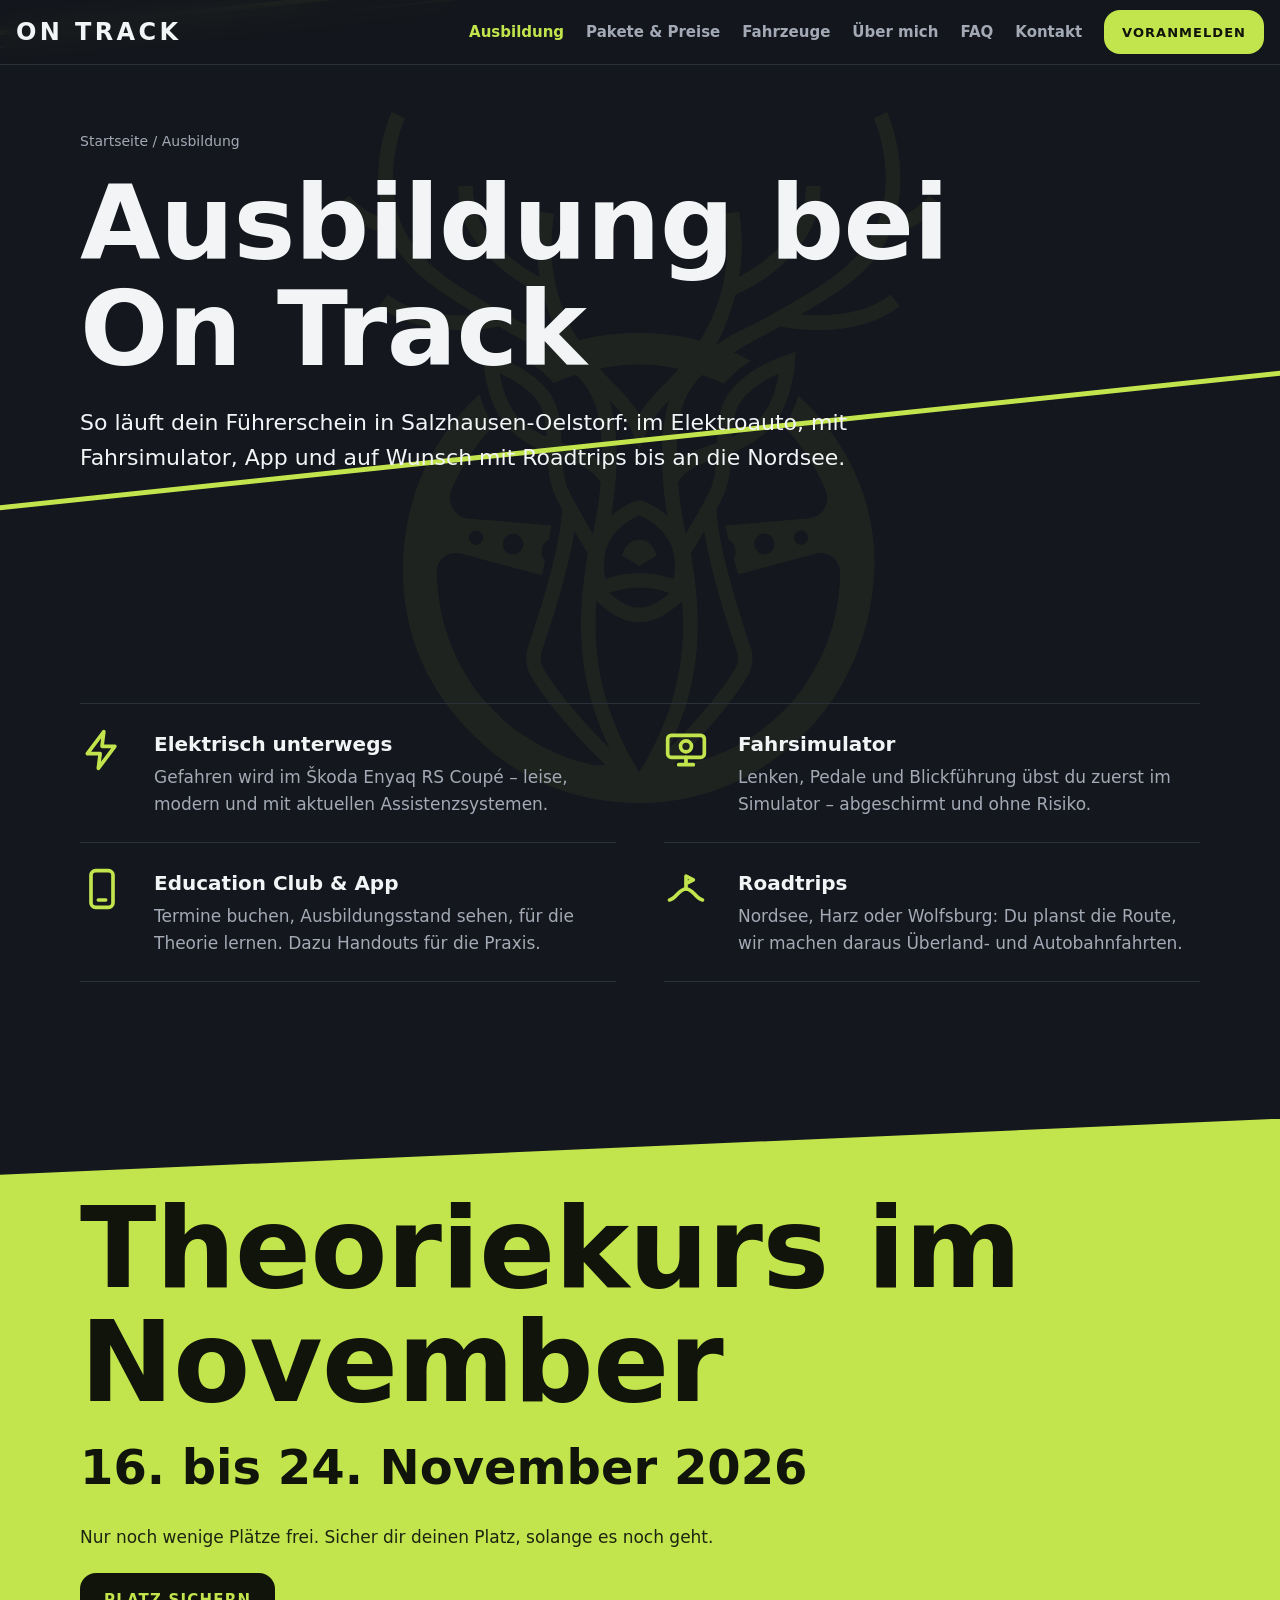
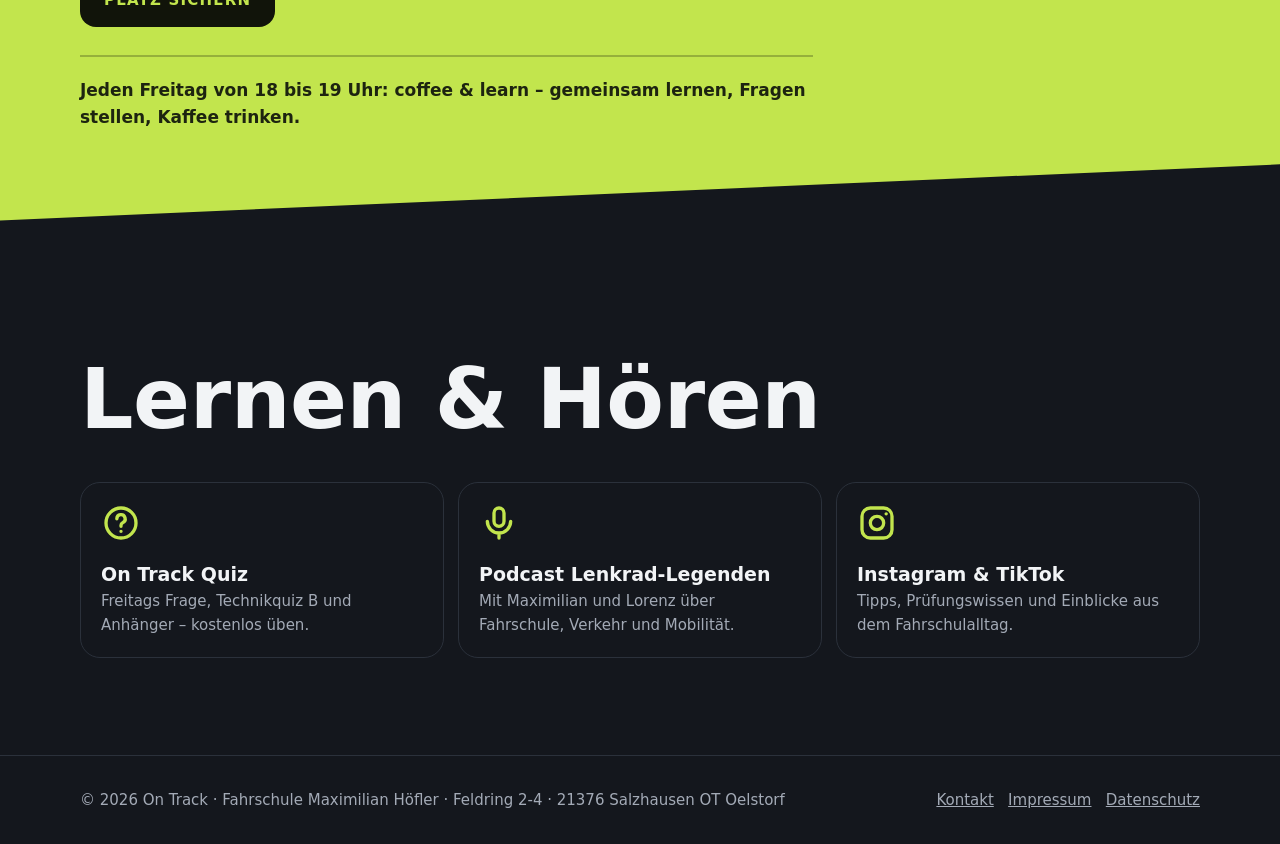
<file: ausbildung.html>
<!doctype html>
<html lang="de">
<head>
<meta charset="utf-8">
<meta name="viewport" content="width=device-width, initial-scale=1, viewport-fit=cover">
<title>Ausbildung | Fahrschule On Track Salzhausen</title>
<meta name="description" content="Moderne Führerscheinausbildung in Salzhausen-Oelstorf: Elektroauto, Fahrsimulator, App, Roadtrips und Theoriekurs vom 16. bis 24. November 2026.">
<meta name="robots" content="noindex, nofollow">
<link rel="canonical" href="https://www.ontrack-fahr.schule/ausbildung.html">
<meta name="theme-color" content="#14171d">
<link rel="icon" type="image/png" href="icon-192.png">
<link rel="apple-touch-icon" href="icon-180.png">
<meta property="og:type" content="website"><meta property="og:locale" content="de_DE"><meta property="og:site_name" content="On Track Fahrschule">
<meta property="og:url" content="https://www.ontrack-fahr.schule/ausbildung.html"><meta property="og:title" content="Ausbildung | Fahrschule On Track Salzhausen"><meta property="og:description" content="Moderne Führerscheinausbildung in Salzhausen-Oelstorf: Elektroauto, Fahrsimulator, App, Roadtrips und Theoriekurs vom 16. bis 24. November 2026.">
<meta property="og:image" content="https://www.ontrack-fahr.schule/fahrschule-salzhausen-enyaq-start.jpg"><meta name="twitter:card" content="summary_large_image">
<script type="application/ld+json">{"@context": "https://schema.org", "@type": "BreadcrumbList", "itemListElement": [{"@type": "ListItem", "position": 1, "name": "Startseite", "item": "https://www.ontrack-fahr.schule/"}, {"@type": "ListItem", "position": 2, "name": "Ausbildung", "item": "https://www.ontrack-fahr.schule/ausbildung.html"}]}</script>
<link rel="stylesheet" href="site.css">
</head>
<body>
<div class="bg-deer" aria-hidden="true"></div>
<header class="nav always" id="nav">
  <a class="nav-brand" href="./">ON TRACK</a>
  <nav class="nav-links" aria-label="Hauptnavigation"><a href="ausbildung.html" aria-current="page">Ausbildung</a><a href="pakete.html">Pakete &amp; Preise</a><a href="fahrzeuge.html">Fahrzeuge</a><a href="ueber-mich.html">Über mich</a><a href="faq.html">FAQ</a><a href="kontakt.html">Kontakt</a>
    <a class="btn" href="http://fs0676.fso360-svc.de" target="_blank" rel="noopener">Voranmelden</a>
  </nav>
  <button class="menu-btn" id="menuBtn" aria-expanded="false" aria-controls="sheet"><i></i>Menü</button>
</header>
<nav class="sheet" id="sheet" aria-label="Menü"><a href="./">Startseite</a><a href="ausbildung.html" aria-current="page">Ausbildung</a><a href="pakete.html">Pakete &amp; Preise</a><a href="fahrzeuge.html">Fahrzeuge</a><a href="ueber-mich.html">Über mich</a><a href="faq.html">Häufige Fragen</a><a href="kontakt.html">Kontakt</a></nav>
<main id="top">
<section class="page-head">
  <div class="ph-lines" aria-hidden="true"><span style="--h:5px;--c:var(--lime);top:84px;--t:.1s"></span><span style="--h:2px;--c:var(--lime-d);top:100px;--t:.25s"></span><span style="--h:5px;--c:var(--lime);top:calc(100% - 8px);--t:.4s"></span></div>
  <div class="wrap">
    <p class="crumbs"><a href="./">Startseite</a> / Ausbildung</p>
    <h1>Ausbildung bei On Track</h1>
    <p class="lead">So läuft dein Führerschein in Salzhausen-Oelstorf: im Elektroauto, mit Fahrsimulator, App und auf Wunsch mit Roadtrips bis an die Nordsee.</p>
  </div>
</section>
<section class="block">
  <span class="edge-line" aria-hidden="true"></span>
  <div class="wrap">
<ul class="features">
      <li><svg viewBox="0 0 24 24" fill="none" stroke="currentColor" stroke-width="2" stroke-linecap="round" stroke-linejoin="round" aria-hidden="true"><path d="M13 2 4 14h7l-1 8 9-12h-7l1-8Z"/></svg><div><b>Elektrisch unterwegs</b><p>Gefahren wird im Škoda Enyaq RS Coupé – leise, modern und mit aktuellen Assistenzsystemen.</p></div></li>
      <li><svg viewBox="0 0 24 24" fill="none" stroke="currentColor" stroke-width="2" stroke-linecap="round" stroke-linejoin="round" aria-hidden="true"><rect x="2" y="4" width="20" height="12" rx="2"/><path d="M8 20h8M12 16v4"/><circle cx="12" cy="10" r="3"/></svg><div><b>Fahrsimulator</b><p>Lenken, Pedale und Blickführung übst du zuerst im Simulator – abgeschirmt und ohne Risiko.</p></div></li>
      <li><svg viewBox="0 0 24 24" fill="none" stroke="currentColor" stroke-width="2" stroke-linecap="round" stroke-linejoin="round" aria-hidden="true"><rect x="6" y="2" width="12" height="20" rx="2.5"/><path d="M10 18h4"/></svg><div><b>Education Club &amp; App</b><p>Termine buchen, Ausbildungsstand sehen, für die Theorie lernen. Dazu Handouts für die Praxis.</p></div></li>
      <li><svg viewBox="0 0 24 24" fill="none" stroke="currentColor" stroke-width="2" stroke-linecap="round" stroke-linejoin="round" aria-hidden="true"><path d="M3 18c4-1 5-6 9-6s5 5 9 6"/><path d="M12 12V5l4 2-4 2"/></svg><div><b>Roadtrips</b><p>Nordsee, Harz oder Wolfsburg: Du planst die Route, wir machen daraus Überland- und Autobahnfahrten.</p></div></li>
    </ul>
  </div>
</section>
<section class="band" id="theorie">
  <div class="wrap">
    <h2>Theoriekurs im November</h2>
    <div class="when">16. bis 24. November 2026</div>
    <p>Nur noch wenige Plätze frei. Sicher dir deinen Platz, solange es noch geht.</p>
    <div class="band-row">
      <a class="btn" href="http://fs0676.fso360-svc.de" target="_blank" rel="noopener">Platz sichern</a>
    </div>
    <p class="note">Jeden Freitag von 18 bis 19 Uhr: coffee &amp; learn – gemeinsam lernen, Fragen stellen, Kaffee trinken.</p>
  </div>
</section>
<section class="block">
  <span class="edge-line" aria-hidden="true"></span>
  <div class="wrap">
<h2>Lernen &amp; Hören</h2>
<div class="links">
      <a href="https://maxi2104-cmd.github.io/Fahrschulquiz/" target="_blank" rel="noopener"><svg viewBox="0 0 24 24" fill="none" stroke="currentColor" stroke-width="2" stroke-linecap="round" stroke-linejoin="round" aria-hidden="true"><circle cx="12" cy="12" r="9"/><path d="M9.5 9.5a2.5 2.5 0 1 1 3.5 2.3c-.6.3-1 .9-1 1.6V14M12 17h.01"/></svg><div><b>On Track Quiz</b><span class="muted">Freitags Frage, Technikquiz B und Anhänger – kostenlos üben.</span></div><span class="go" aria-hidden="true">›</span></a>
      <a href="https://open.spotify.com/show/1sfOE8rVeEXEF2TenrATlE" target="_blank" rel="noopener"><svg viewBox="0 0 24 24" fill="none" stroke="currentColor" stroke-width="2" stroke-linecap="round" stroke-linejoin="round" aria-hidden="true"><rect x="9" y="3" width="6" height="11" rx="3"/><path d="M5 11a7 7 0 0 0 14 0M12 18v3"/></svg><div><b>Podcast Lenkrad-Legenden</b><span class="muted">Mit Maximilian und Lorenz über Fahrschule, Verkehr und Mobilität.</span></div><span class="go" aria-hidden="true">›</span></a>
      <a href="https://www.instagram.com/ontrack_fahrschule/" target="_blank" rel="noopener"><svg viewBox="0 0 24 24" fill="none" stroke="currentColor" stroke-width="2" stroke-linecap="round" stroke-linejoin="round" aria-hidden="true"><rect x="3" y="3" width="18" height="18" rx="5"/><circle cx="12" cy="12" r="4"/><path d="M17.5 6.5h.01"/></svg><div><b>Instagram &amp; TikTok</b><span class="muted">Tipps, Prüfungswissen und Einblicke aus dem Fahrschulalltag.</span></div><span class="go" aria-hidden="true">›</span></a>
    </div>
  
  </div>
</section>
</main>
<footer>
  <div class="wrap">
    <span>© 2026 On Track · Fahrschule Maximilian Höfler · Feldring 2-4 · 21376 Salzhausen OT Oelstorf</span>
    <span><a href="kontakt.html">Kontakt</a> &nbsp; <a href="impressum.html">Impressum</a> &nbsp; <a href="datenschutz.html">Datenschutz</a></span>
  </div>
</footer>
<script>
// Navigation: ab dem Ende des Hero-Bereichs mit Hintergrund
const nav = document.getElementById("nav"), hero = document.querySelector(".hero");
if (hero) new IntersectionObserver(([e]) => nav.classList.toggle("solid", !e.isIntersecting), { rootMargin: "-80px 0px 0px 0px" }).observe(hero);
// Mobiles Menü
const mb = document.getElementById("menuBtn"), sheet = document.getElementById("sheet");
function setMenu(open){ mb.setAttribute("aria-expanded", open); sheet.classList.toggle("open", open); document.body.style.overflow = open ? "hidden" : ""; }
mb.addEventListener("click", () => setMenu(mb.getAttribute("aria-expanded") !== "true"));
sheet.querySelectorAll("a").forEach(a => a.addEventListener("click", () => setMenu(false)));
document.addEventListener("keydown", e => { if (e.key === "Escape") setMenu(false); });
// Grüne Linie zeichnet sich, wenn ein Abschnitt ins Bild kommt
const io = new IntersectionObserver(es => es.forEach(e => { if (e.isIntersecting) { e.target.classList.add("on"); io.unobserve(e.target); } }), { threshold: .2 });
document.querySelectorAll(".edge-line").forEach(el => io.observe(el));
// Elemente fliegen beim Scrollen ins Bild
if (!matchMedia("(prefers-reduced-motion: reduce)").matches && "IntersectionObserver" in window) {
  const groups = [
    ["main section.block h1, main section.block h2, .band h2, .page-head h1, .vehicle h2, .go-list a", "fly-l"],
    [".photo", "fly-zoom"], [".lead, .band .when, .band p, .band-row, .quote", "fly-up"],
    [".features li", "alt"], [".pkg", "fly-r"], [".ride", "fly-zoom"],
    [".cols3 > div", "fly-up"], ["#ueber-mich .grid-2 > div:last-child", "fly-r"],
    [".links a", "fly-up"], [".faq-item", "fly-up"], [".places li", "fly-up"],
    [".contact address, .social", "fly-l"], [".c-acts .btn", "fly-r"]
  ];
  const seen = new Set();
  groups.forEach(([sel, kind]) => {
    document.querySelectorAll(sel).forEach((el, n) => {
      if (seen.has(el)) return; seen.add(el);
      const cls = kind === "alt" ? (n % 2 ? "fly-r" : "fly-l") : kind;
      el.classList.add("fly", cls);
      const sib = el.parentElement ? [...el.parentElement.children].indexOf(el) : 0;
      el.style.setProperty("--i", Math.min(sib, 8));
    });
  });
  const fo = new IntersectionObserver(es => es.forEach(e => {
    if (e.isIntersecting) { e.target.classList.add("in"); fo.unobserve(e.target); }
  }), { threshold: .15, rootMargin: "0px 0px -6% 0px" });
  document.querySelectorAll(".fly").forEach(el => fo.observe(el));
}

</script>
</body>
</html>
</file>
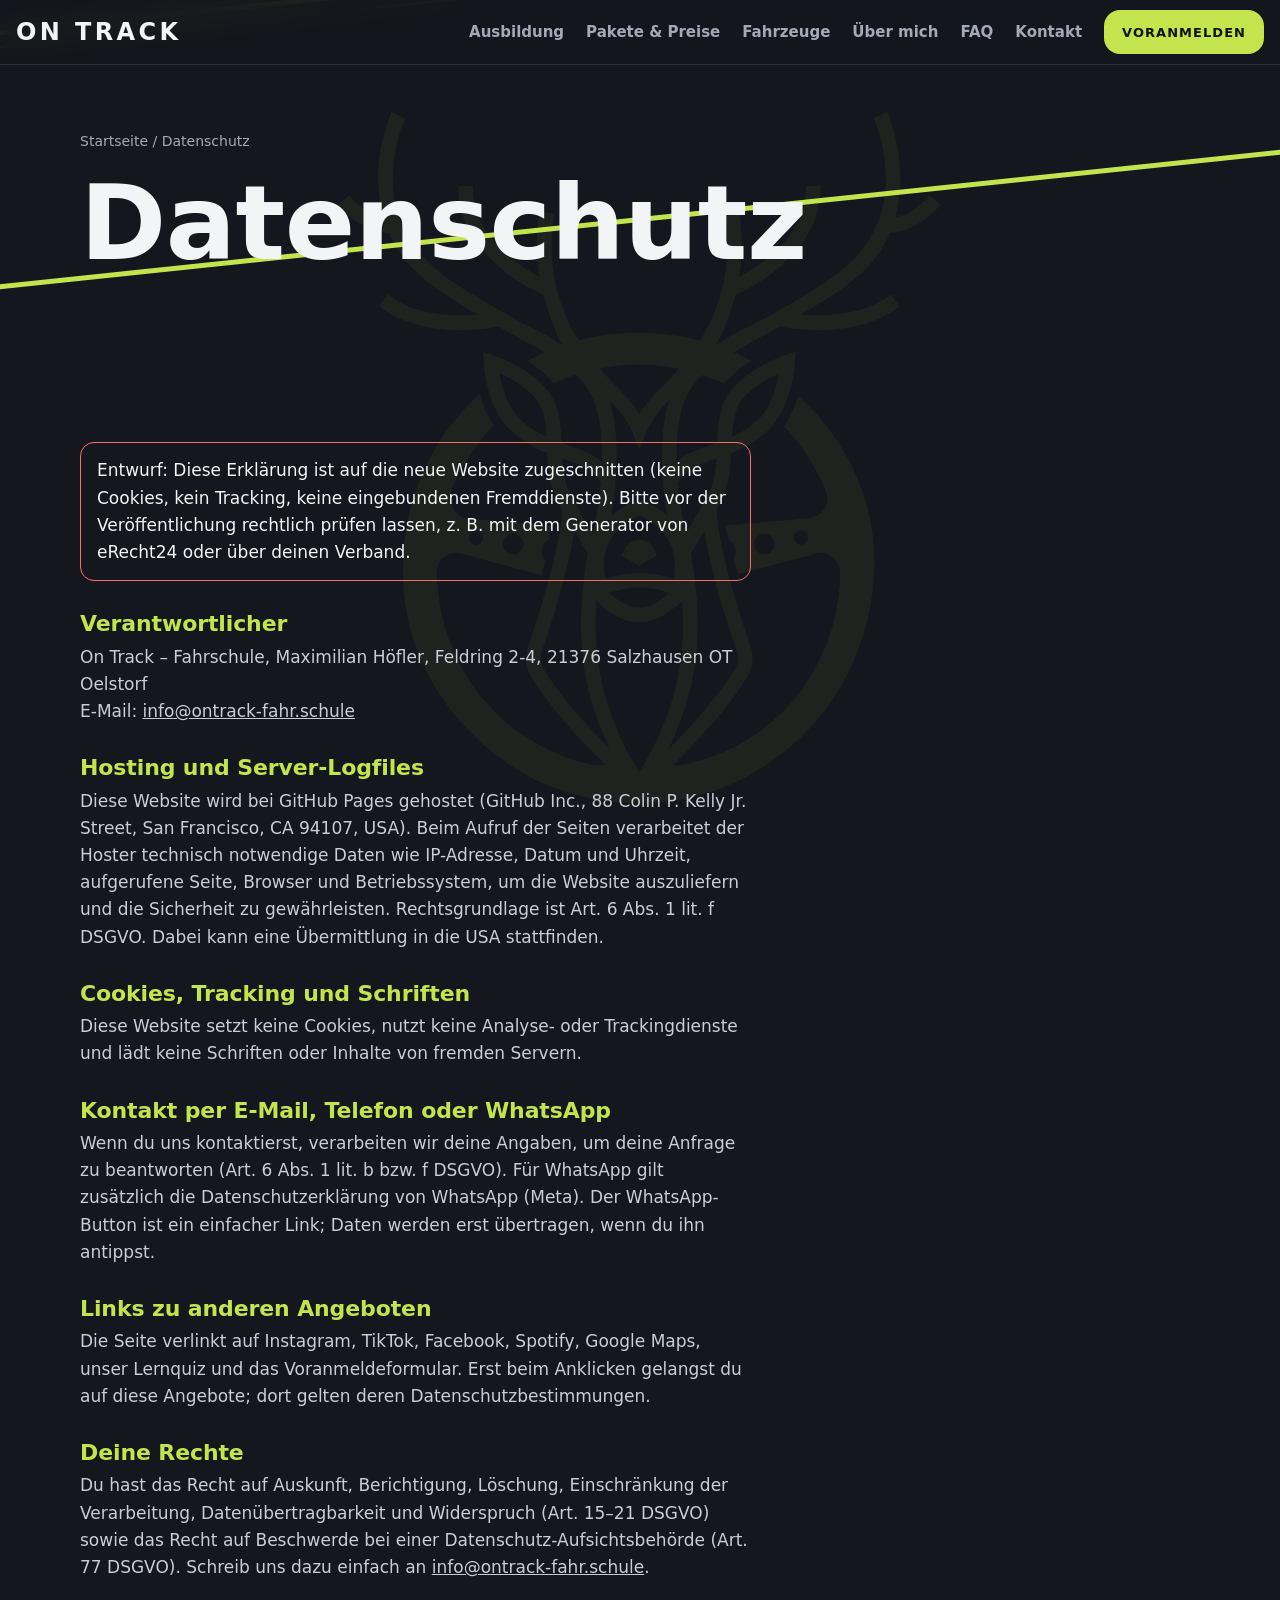
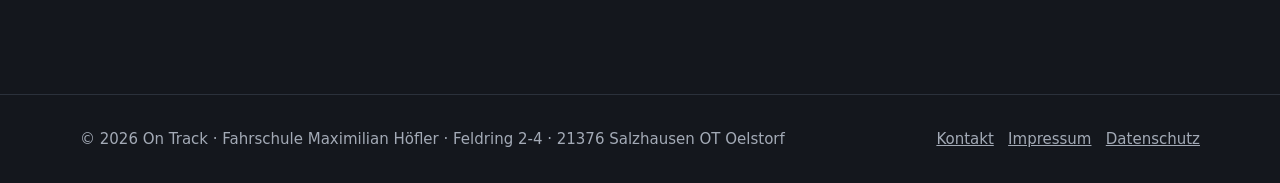
<file: datenschutz.html>
<!doctype html>
<html lang="de">
<head>
<meta charset="utf-8">
<meta name="viewport" content="width=device-width, initial-scale=1, viewport-fit=cover">
<title>Datenschutz | Fahrschule On Track</title>
<meta name="description" content="Impressum und Datenschutz der Fahrschule On Track, Maximilian Höfler, Salzhausen-Oelstorf.">
<meta name="robots" content="noindex, nofollow">
<link rel="canonical" href="https://www.ontrack-fahr.schule/datenschutz.html">
<meta name="theme-color" content="#14171d">
<link rel="icon" type="image/png" href="icon-192.png">
<link rel="apple-touch-icon" href="icon-180.png">
<meta property="og:type" content="website"><meta property="og:locale" content="de_DE"><meta property="og:site_name" content="On Track Fahrschule">
<meta property="og:url" content="https://www.ontrack-fahr.schule/datenschutz.html"><meta property="og:title" content="Datenschutz | Fahrschule On Track"><meta property="og:description" content="Impressum und Datenschutz der Fahrschule On Track, Maximilian Höfler, Salzhausen-Oelstorf.">
<meta property="og:image" content="https://www.ontrack-fahr.schule/fahrschule-salzhausen-enyaq-start.jpg"><meta name="twitter:card" content="summary_large_image">
<link rel="stylesheet" href="site.css">
</head>
<body>
<div class="bg-deer" aria-hidden="true"></div>
<header class="nav always" id="nav">
  <a class="nav-brand" href="./">ON TRACK</a>
  <nav class="nav-links" aria-label="Hauptnavigation"><a href="ausbildung.html">Ausbildung</a><a href="pakete.html">Pakete &amp; Preise</a><a href="fahrzeuge.html">Fahrzeuge</a><a href="ueber-mich.html">Über mich</a><a href="faq.html">FAQ</a><a href="kontakt.html">Kontakt</a>
    <a class="btn" href="http://fs0676.fso360-svc.de" target="_blank" rel="noopener">Voranmelden</a>
  </nav>
  <button class="menu-btn" id="menuBtn" aria-expanded="false" aria-controls="sheet"><i></i>Menü</button>
</header>
<nav class="sheet" id="sheet" aria-label="Menü"><a href="./">Startseite</a><a href="ausbildung.html">Ausbildung</a><a href="pakete.html">Pakete &amp; Preise</a><a href="fahrzeuge.html">Fahrzeuge</a><a href="ueber-mich.html">Über mich</a><a href="faq.html">Häufige Fragen</a><a href="kontakt.html">Kontakt</a></nav>
<main id="top">
<section class="page-head">
  <div class="ph-lines" aria-hidden="true"><span style="--h:5px;--c:var(--lime);top:84px;--t:.1s"></span><span style="--h:2px;--c:var(--lime-d);top:100px;--t:.25s"></span><span style="--h:5px;--c:var(--lime);top:calc(100% - 8px);--t:.4s"></span></div>
  <div class="wrap">
    <p class="crumbs"><a href="./">Startseite</a> / Datenschutz</p>
    <h1>Datenschutz</h1>
    
  </div>
</section>
<section class="block">
  <span class="edge-line" aria-hidden="true"></span>
  <div class="wrap">
<div class="legal">
<p class="note">Entwurf: Diese Erklärung ist auf die neue Website zugeschnitten (keine Cookies, kein Tracking, keine eingebundenen Fremddienste). Bitte vor der Veröffentlichung rechtlich prüfen lassen, z. B. mit dem Generator von eRecht24 oder über deinen Verband.</p>
<h2>Verantwortlicher</h2>
<p>On Track – Fahrschule, Maximilian Höfler, Feldring 2-4, 21376 Salzhausen OT Oelstorf<br>E-Mail: <a href="mailto:info@ontrack-fahr.schule">info@ontrack-fahr.schule</a></p>
<h2>Hosting und Server-Logfiles</h2>
<p>Diese Website wird bei GitHub Pages gehostet (GitHub Inc., 88 Colin P. Kelly Jr. Street, San Francisco, CA 94107, USA). Beim Aufruf der Seiten verarbeitet der Hoster technisch notwendige Daten wie IP-Adresse, Datum und Uhrzeit, aufgerufene Seite, Browser und Betriebssystem, um die Website auszuliefern und die Sicherheit zu gewährleisten. Rechtsgrundlage ist Art. 6 Abs. 1 lit. f DSGVO. Dabei kann eine Übermittlung in die USA stattfinden.</p>
<h2>Cookies, Tracking und Schriften</h2>
<p>Diese Website setzt keine Cookies, nutzt keine Analyse- oder Trackingdienste und lädt keine Schriften oder Inhalte von fremden Servern.</p>
<h2>Kontakt per E-Mail, Telefon oder WhatsApp</h2>
<p>Wenn du uns kontaktierst, verarbeiten wir deine Angaben, um deine Anfrage zu beantworten (Art. 6 Abs. 1 lit. b bzw. f DSGVO). Für WhatsApp gilt zusätzlich die Datenschutzerklärung von WhatsApp (Meta). Der WhatsApp-Button ist ein einfacher Link; Daten werden erst übertragen, wenn du ihn antippst.</p>
<h2>Links zu anderen Angeboten</h2>
<p>Die Seite verlinkt auf Instagram, TikTok, Facebook, Spotify, Google Maps, unser Lernquiz und das Voranmeldeformular. Erst beim Anklicken gelangst du auf diese Angebote; dort gelten deren Datenschutzbestimmungen.</p>
<h2>Deine Rechte</h2>
<p>Du hast das Recht auf Auskunft, Berichtigung, Löschung, Einschränkung der Verarbeitung, Datenübertragbarkeit und Widerspruch (Art. 15–21 DSGVO) sowie das Recht auf Beschwerde bei einer Datenschutz-Aufsichtsbehörde (Art. 77 DSGVO). Schreib uns dazu einfach an <a href="mailto:info@ontrack-fahr.schule">info@ontrack-fahr.schule</a>.</p>
</div>
  </div>
</section>
</main>
<footer>
  <div class="wrap">
    <span>© 2026 On Track · Fahrschule Maximilian Höfler · Feldring 2-4 · 21376 Salzhausen OT Oelstorf</span>
    <span><a href="kontakt.html">Kontakt</a> &nbsp; <a href="impressum.html">Impressum</a> &nbsp; <a href="datenschutz.html">Datenschutz</a></span>
  </div>
</footer>
<script>
// Navigation: ab dem Ende des Hero-Bereichs mit Hintergrund
const nav = document.getElementById("nav"), hero = document.querySelector(".hero");
if (hero) new IntersectionObserver(([e]) => nav.classList.toggle("solid", !e.isIntersecting), { rootMargin: "-80px 0px 0px 0px" }).observe(hero);
// Mobiles Menü
const mb = document.getElementById("menuBtn"), sheet = document.getElementById("sheet");
function setMenu(open){ mb.setAttribute("aria-expanded", open); sheet.classList.toggle("open", open); document.body.style.overflow = open ? "hidden" : ""; }
mb.addEventListener("click", () => setMenu(mb.getAttribute("aria-expanded") !== "true"));
sheet.querySelectorAll("a").forEach(a => a.addEventListener("click", () => setMenu(false)));
document.addEventListener("keydown", e => { if (e.key === "Escape") setMenu(false); });
// Grüne Linie zeichnet sich, wenn ein Abschnitt ins Bild kommt
const io = new IntersectionObserver(es => es.forEach(e => { if (e.isIntersecting) { e.target.classList.add("on"); io.unobserve(e.target); } }), { threshold: .2 });
document.querySelectorAll(".edge-line").forEach(el => io.observe(el));
// Elemente fliegen beim Scrollen ins Bild
if (!matchMedia("(prefers-reduced-motion: reduce)").matches && "IntersectionObserver" in window) {
  const groups = [
    ["main section.block h1, main section.block h2, .band h2, .page-head h1, .vehicle h2, .go-list a", "fly-l"],
    [".photo", "fly-zoom"], [".lead, .band .when, .band p, .band-row, .quote", "fly-up"],
    [".features li", "alt"], [".pkg", "fly-r"], [".ride", "fly-zoom"],
    [".cols3 > div", "fly-up"], ["#ueber-mich .grid-2 > div:last-child", "fly-r"],
    [".links a", "fly-up"], [".faq-item", "fly-up"], [".places li", "fly-up"],
    [".contact address, .social", "fly-l"], [".c-acts .btn", "fly-r"]
  ];
  const seen = new Set();
  groups.forEach(([sel, kind]) => {
    document.querySelectorAll(sel).forEach((el, n) => {
      if (seen.has(el)) return; seen.add(el);
      const cls = kind === "alt" ? (n % 2 ? "fly-r" : "fly-l") : kind;
      el.classList.add("fly", cls);
      const sib = el.parentElement ? [...el.parentElement.children].indexOf(el) : 0;
      el.style.setProperty("--i", Math.min(sib, 8));
    });
  });
  const fo = new IntersectionObserver(es => es.forEach(e => {
    if (e.isIntersecting) { e.target.classList.add("in"); fo.unobserve(e.target); }
  }), { threshold: .15, rootMargin: "0px 0px -6% 0px" });
  document.querySelectorAll(".fly").forEach(el => fo.observe(el));
}

</script>
</body>
</html>
</file>
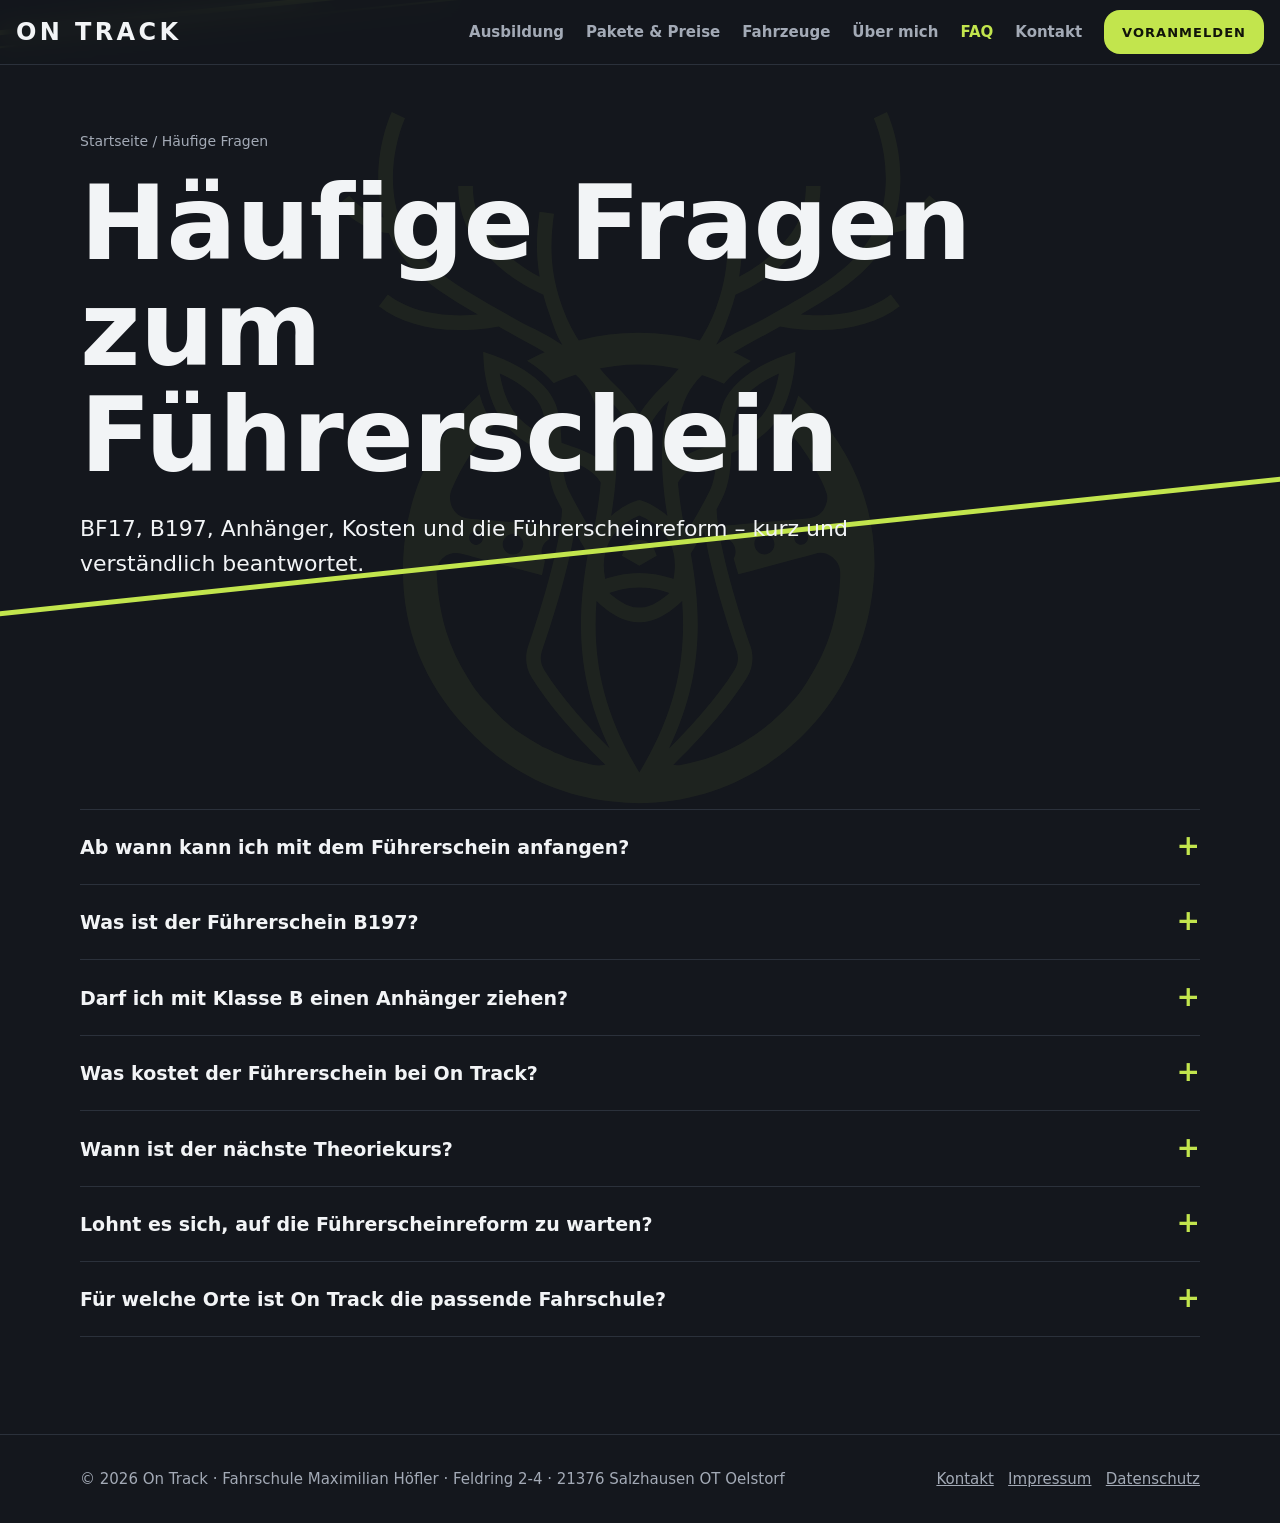
<file: faq.html>
<!doctype html>
<html lang="de">
<head>
<meta charset="utf-8">
<meta name="viewport" content="width=device-width, initial-scale=1, viewport-fit=cover">
<title>Häufige Fragen zum Führerschein | Fahrschule On Track</title>
<meta name="description" content="Antworten zu BF17, B197, Anhänger mit Klasse B, Kosten, Theoriekurs und Führerscheinreform – von der Fahrschule On Track in Salzhausen.">
<meta name="robots" content="noindex, nofollow">
<link rel="canonical" href="https://www.ontrack-fahr.schule/faq.html">
<meta name="theme-color" content="#14171d">
<link rel="icon" type="image/png" href="icon-192.png">
<link rel="apple-touch-icon" href="icon-180.png">
<meta property="og:type" content="website"><meta property="og:locale" content="de_DE"><meta property="og:site_name" content="On Track Fahrschule">
<meta property="og:url" content="https://www.ontrack-fahr.schule/faq.html"><meta property="og:title" content="Häufige Fragen zum Führerschein | Fahrschule On Track"><meta property="og:description" content="Antworten zu BF17, B197, Anhänger mit Klasse B, Kosten, Theoriekurs und Führerscheinreform – von der Fahrschule On Track in Salzhausen.">
<meta property="og:image" content="https://www.ontrack-fahr.schule/fahrschule-salzhausen-enyaq-start.jpg"><meta name="twitter:card" content="summary_large_image">
<script type="application/ld+json">{"@context": "https://schema.org", "@type": "BreadcrumbList", "itemListElement": [{"@type": "ListItem", "position": 1, "name": "Startseite", "item": "https://www.ontrack-fahr.schule/"}, {"@type": "ListItem", "position": 2, "name": "Häufige Fragen", "item": "https://www.ontrack-fahr.schule/faq.html"}]}</script>
<script type="application/ld+json">{"@context": "https://schema.org", "@type": "FAQPage", "mainEntity": [{"@type": "Question", "name": "Ab wann kann ich mit dem Führerschein anfangen?", "acceptedAnswer": {"@type": "Answer", "text": "Mit dem Begleiteten Fahren ab 17 (BF17) kannst du dich schon mit 16 ½ Jahren anmelden. Die Theorieprüfung legst du frühestens drei Monate, die praktische Prüfung frühestens einen Monat vor deinem 17. Geburtstag ab. Bis 18 fährst du dann mit einer eingetragenen Begleitperson."}}, {"@type": "Question", "name": "Was ist der Führerschein B197?", "acceptedAnswer": {"@type": "Answer", "text": "Mit B197 machst du die Prüfung auf einem Automatikauto und darfst trotzdem Schaltwagen fahren. Dafür brauchst du mindestens zehn Fahrstunden auf einem Schaltwagen und eine Testfahrt bei der Fahrschule."}}, {"@type": "Question", "name": "Darf ich mit Klasse B einen Anhänger ziehen?", "acceptedAnswer": {"@type": "Answer", "text": "Ja. Anhänger bis 750 kg darfst du immer ziehen. Schwerere Anhänger sind erlaubt, wenn Auto und Anhänger zusammen höchstens 3.500 kg zulässige Gesamtmasse haben. Mit B96 sind bis zu 4.250 kg möglich, mit BE Anhänger bis 3.500 kg."}}, {"@type": "Question", "name": "Was kostet der Führerschein bei On Track?", "acceptedAnswer": {"@type": "Answer", "text": "Das hängt vom Paket und davon ab, wie viele Fahrstunden du brauchst. Die Preise für Basic, Fastlane, Basic+, BE, B96 und Back On Track findest du in den Preislisten auf dieser Seite. Gern beraten wir dich persönlich per WhatsApp oder Telefon."}}, {"@type": "Question", "name": "Wann ist der nächste Theoriekurs?", "acceptedAnswer": {"@type": "Answer", "text": "Der nächste kompakte Theoriekurs läuft vom 16. bis 24. November 2026 in Oelstorf. Zusätzlich gibt es jeden Freitag von 18 bis 19 Uhr coffee & learn zum gemeinsamen Lernen."}}, {"@type": "Question", "name": "Lohnt es sich, auf die Führerscheinreform zu warten?", "acceptedAnswer": {"@type": "Answer", "text": "Die Reform ist noch nicht beschlossen und gilt noch nicht, geplant ist ein Start frühestens Anfang 2027. Bis dahin gelten die heutigen Regeln, und ob der Führerschein danach günstiger wird, ist offen. Wer jetzt startet, ist früher mobil."}}, {"@type": "Question", "name": "Für welche Orte ist On Track die passende Fahrschule?", "acceptedAnswer": {"@type": "Answer", "text": "Unsere Fahrschule liegt in Salzhausen OT Oelstorf. Zu uns kommen Fahrschüler aus Salzhausen, Gödenstorf, Eyendorf, Garlstorf, Garstedt, Toppenstedt, Wulfsen, Luhmühlen, Putensen, Hanstedt, Brackel, Egestorf und Winsen (Luhe)."}}]}</script>
<link rel="stylesheet" href="site.css">
</head>
<body>
<div class="bg-deer" aria-hidden="true"></div>
<header class="nav always" id="nav">
  <a class="nav-brand" href="./">ON TRACK</a>
  <nav class="nav-links" aria-label="Hauptnavigation"><a href="ausbildung.html">Ausbildung</a><a href="pakete.html">Pakete &amp; Preise</a><a href="fahrzeuge.html">Fahrzeuge</a><a href="ueber-mich.html">Über mich</a><a href="faq.html" aria-current="page">FAQ</a><a href="kontakt.html">Kontakt</a>
    <a class="btn" href="http://fs0676.fso360-svc.de" target="_blank" rel="noopener">Voranmelden</a>
  </nav>
  <button class="menu-btn" id="menuBtn" aria-expanded="false" aria-controls="sheet"><i></i>Menü</button>
</header>
<nav class="sheet" id="sheet" aria-label="Menü"><a href="./">Startseite</a><a href="ausbildung.html">Ausbildung</a><a href="pakete.html">Pakete &amp; Preise</a><a href="fahrzeuge.html">Fahrzeuge</a><a href="ueber-mich.html">Über mich</a><a href="faq.html" aria-current="page">Häufige Fragen</a><a href="kontakt.html">Kontakt</a></nav>
<main id="top">
<section class="page-head">
  <div class="ph-lines" aria-hidden="true"><span style="--h:5px;--c:var(--lime);top:84px;--t:.1s"></span><span style="--h:2px;--c:var(--lime-d);top:100px;--t:.25s"></span><span style="--h:5px;--c:var(--lime);top:calc(100% - 8px);--t:.4s"></span></div>
  <div class="wrap">
    <p class="crumbs"><a href="./">Startseite</a> / Häufige Fragen</p>
    <h1>Häufige Fragen zum Führerschein</h1>
    <p class="lead">BF17, B197, Anhänger, Kosten und die Führerscheinreform – kurz und verständlich beantwortet.</p>
  </div>
</section>
<section class="block">
  <span class="edge-line" aria-hidden="true"></span>
  <div class="wrap">
<div class="faq">
      <details class="faq-item"><summary>Ab wann kann ich mit dem Führerschein anfangen?</summary><p>Mit dem Begleiteten Fahren ab 17 (BF17) kannst du dich schon mit 16 ½ Jahren anmelden. Die Theorieprüfung legst du frühestens drei Monate, die praktische Prüfung frühestens einen Monat vor deinem 17. Geburtstag ab. Bis 18 fährst du dann mit einer eingetragenen Begleitperson.</p></details>
      <details class="faq-item"><summary>Was ist der Führerschein B197?</summary><p>Mit B197 machst du die Prüfung auf einem Automatikauto und darfst trotzdem Schaltwagen fahren. Dafür brauchst du mindestens zehn Fahrstunden auf einem Schaltwagen und eine Testfahrt bei der Fahrschule.</p></details>
      <details class="faq-item"><summary>Darf ich mit Klasse B einen Anhänger ziehen?</summary><p>Ja. Anhänger bis 750 kg darfst du immer ziehen. Schwerere Anhänger sind erlaubt, wenn Auto und Anhänger zusammen höchstens 3.500 kg zulässige Gesamtmasse haben. Mit B96 sind bis zu 4.250 kg möglich, mit BE Anhänger bis 3.500 kg.</p></details>
      <details class="faq-item"><summary>Was kostet der Führerschein bei On Track?</summary><p>Das hängt vom Paket und davon ab, wie viele Fahrstunden du brauchst. Die Preise für Basic, Fastlane, Basic+, BE, B96 und Back On Track findest du in den Preislisten auf dieser Seite. Gern beraten wir dich persönlich per WhatsApp oder Telefon.</p></details>
      <details class="faq-item"><summary>Wann ist der nächste Theoriekurs?</summary><p>Der nächste kompakte Theoriekurs läuft vom 16. bis 24. November 2026 in Oelstorf. Zusätzlich gibt es jeden Freitag von 18 bis 19 Uhr coffee & learn zum gemeinsamen Lernen.</p></details>
      <details class="faq-item"><summary>Lohnt es sich, auf die Führerscheinreform zu warten?</summary><p>Die Reform ist noch nicht beschlossen und gilt noch nicht, geplant ist ein Start frühestens Anfang 2027. Bis dahin gelten die heutigen Regeln, und ob der Führerschein danach günstiger wird, ist offen. Wer jetzt startet, ist früher mobil.</p></details>
      <details class="faq-item"><summary>Für welche Orte ist On Track die passende Fahrschule?</summary><p>Unsere Fahrschule liegt in Salzhausen OT Oelstorf. Zu uns kommen Fahrschüler aus Salzhausen, Gödenstorf, Eyendorf, Garlstorf, Garstedt, Toppenstedt, Wulfsen, Luhmühlen, Putensen, Hanstedt, Brackel, Egestorf und Winsen (Luhe).</p></details>
    </div>
  </div>
</section>
</main>
<footer>
  <div class="wrap">
    <span>© 2026 On Track · Fahrschule Maximilian Höfler · Feldring 2-4 · 21376 Salzhausen OT Oelstorf</span>
    <span><a href="kontakt.html">Kontakt</a> &nbsp; <a href="impressum.html">Impressum</a> &nbsp; <a href="datenschutz.html">Datenschutz</a></span>
  </div>
</footer>
<script>
// Navigation: ab dem Ende des Hero-Bereichs mit Hintergrund
const nav = document.getElementById("nav"), hero = document.querySelector(".hero");
if (hero) new IntersectionObserver(([e]) => nav.classList.toggle("solid", !e.isIntersecting), { rootMargin: "-80px 0px 0px 0px" }).observe(hero);
// Mobiles Menü
const mb = document.getElementById("menuBtn"), sheet = document.getElementById("sheet");
function setMenu(open){ mb.setAttribute("aria-expanded", open); sheet.classList.toggle("open", open); document.body.style.overflow = open ? "hidden" : ""; }
mb.addEventListener("click", () => setMenu(mb.getAttribute("aria-expanded") !== "true"));
sheet.querySelectorAll("a").forEach(a => a.addEventListener("click", () => setMenu(false)));
document.addEventListener("keydown", e => { if (e.key === "Escape") setMenu(false); });
// Grüne Linie zeichnet sich, wenn ein Abschnitt ins Bild kommt
const io = new IntersectionObserver(es => es.forEach(e => { if (e.isIntersecting) { e.target.classList.add("on"); io.unobserve(e.target); } }), { threshold: .2 });
document.querySelectorAll(".edge-line").forEach(el => io.observe(el));
// Elemente fliegen beim Scrollen ins Bild
if (!matchMedia("(prefers-reduced-motion: reduce)").matches && "IntersectionObserver" in window) {
  const groups = [
    ["main section.block h1, main section.block h2, .band h2, .page-head h1, .vehicle h2, .go-list a", "fly-l"],
    [".photo", "fly-zoom"], [".lead, .band .when, .band p, .band-row, .quote", "fly-up"],
    [".features li", "alt"], [".pkg", "fly-r"], [".ride", "fly-zoom"],
    [".cols3 > div", "fly-up"], ["#ueber-mich .grid-2 > div:last-child", "fly-r"],
    [".links a", "fly-up"], [".faq-item", "fly-up"], [".places li", "fly-up"],
    [".contact address, .social", "fly-l"], [".c-acts .btn", "fly-r"]
  ];
  const seen = new Set();
  groups.forEach(([sel, kind]) => {
    document.querySelectorAll(sel).forEach((el, n) => {
      if (seen.has(el)) return; seen.add(el);
      const cls = kind === "alt" ? (n % 2 ? "fly-r" : "fly-l") : kind;
      el.classList.add("fly", cls);
      const sib = el.parentElement ? [...el.parentElement.children].indexOf(el) : 0;
      el.style.setProperty("--i", Math.min(sib, 8));
    });
  });
  const fo = new IntersectionObserver(es => es.forEach(e => {
    if (e.isIntersecting) { e.target.classList.add("in"); fo.unobserve(e.target); }
  }), { threshold: .15, rootMargin: "0px 0px -6% 0px" });
  document.querySelectorAll(".fly").forEach(el => fo.observe(el));
}

</script>
</body>
</html>
</file>
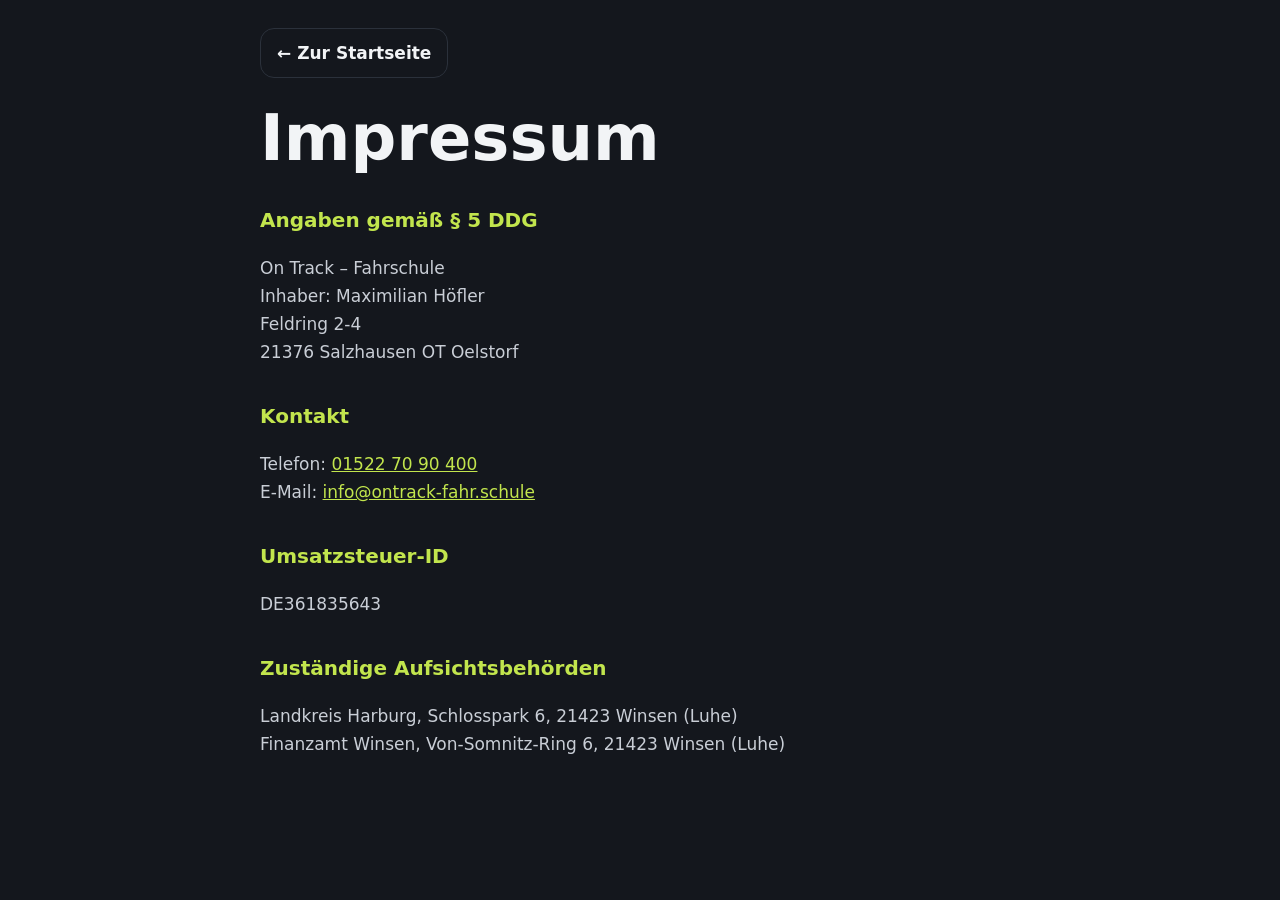
<file: impressum.html>
<!doctype html><html lang="de"><head><meta charset="utf-8"><meta name="viewport" content="width=device-width, initial-scale=1, viewport-fit=cover">
<title>Impressum – On Track Fahrschule</title><meta name="robots" content="noindex"><link rel="icon" type="image/png" href="icon-192.png">
<style>body{margin:0;background:#14171d;color:#f2f4f6;font:17px/1.65 system-ui,-apple-system,"Segoe UI",Roboto,Arial,sans-serif;padding:calc(28px + env(safe-area-inset-top,0px)) 0 calc(40px + env(safe-area-inset-bottom,0px))}
main{width:min(760px,calc(100% - 40px));margin:0 auto}h1{font-family:"Avenir Next Condensed","Roboto Condensed","Arial Narrow",system-ui,sans-serif;font-stretch:condensed;font-size:clamp(40px,9vw,64px);line-height:1;margin:28px 0 28px}
h2{font-size:20px;margin:34px 0 8px;color:#c2e54d}p,li{color:#c9ced6}a{color:#c2e54d}.back{display:inline-block;text-decoration:none;font-weight:700;border:1.5px solid #2b313b;border-radius:14px;padding:10px 16px;color:#f2f4f6}
.note{border:1.5px solid #ff6b6b;border-radius:14px;padding:14px 16px;color:#f2f4f6}</style></head><body><main><a class="back" href="index.html">← Zur Startseite</a><h1>Impressum</h1>
<h2>Angaben gemäß § 5 DDG</h2>
<p>On Track – Fahrschule<br>Inhaber: Maximilian Höfler<br>Feldring 2-4<br>21376 Salzhausen OT Oelstorf</p>
<h2>Kontakt</h2>
<p>Telefon: <a href="tel:+4915227090400">01522 70 90 400</a><br>E-Mail: <a href="mailto:info@ontrack-fahr.schule">info@ontrack-fahr.schule</a></p>
<h2>Umsatzsteuer-ID</h2>
<p>DE361835643</p>
<h2>Zuständige Aufsichtsbehörden</h2>
<p>Landkreis Harburg, Schlosspark 6, 21423 Winsen (Luhe)<br>Finanzamt Winsen, Von-Somnitz-Ring 6, 21423 Winsen (Luhe)</p>
</main></body></html>
</file>
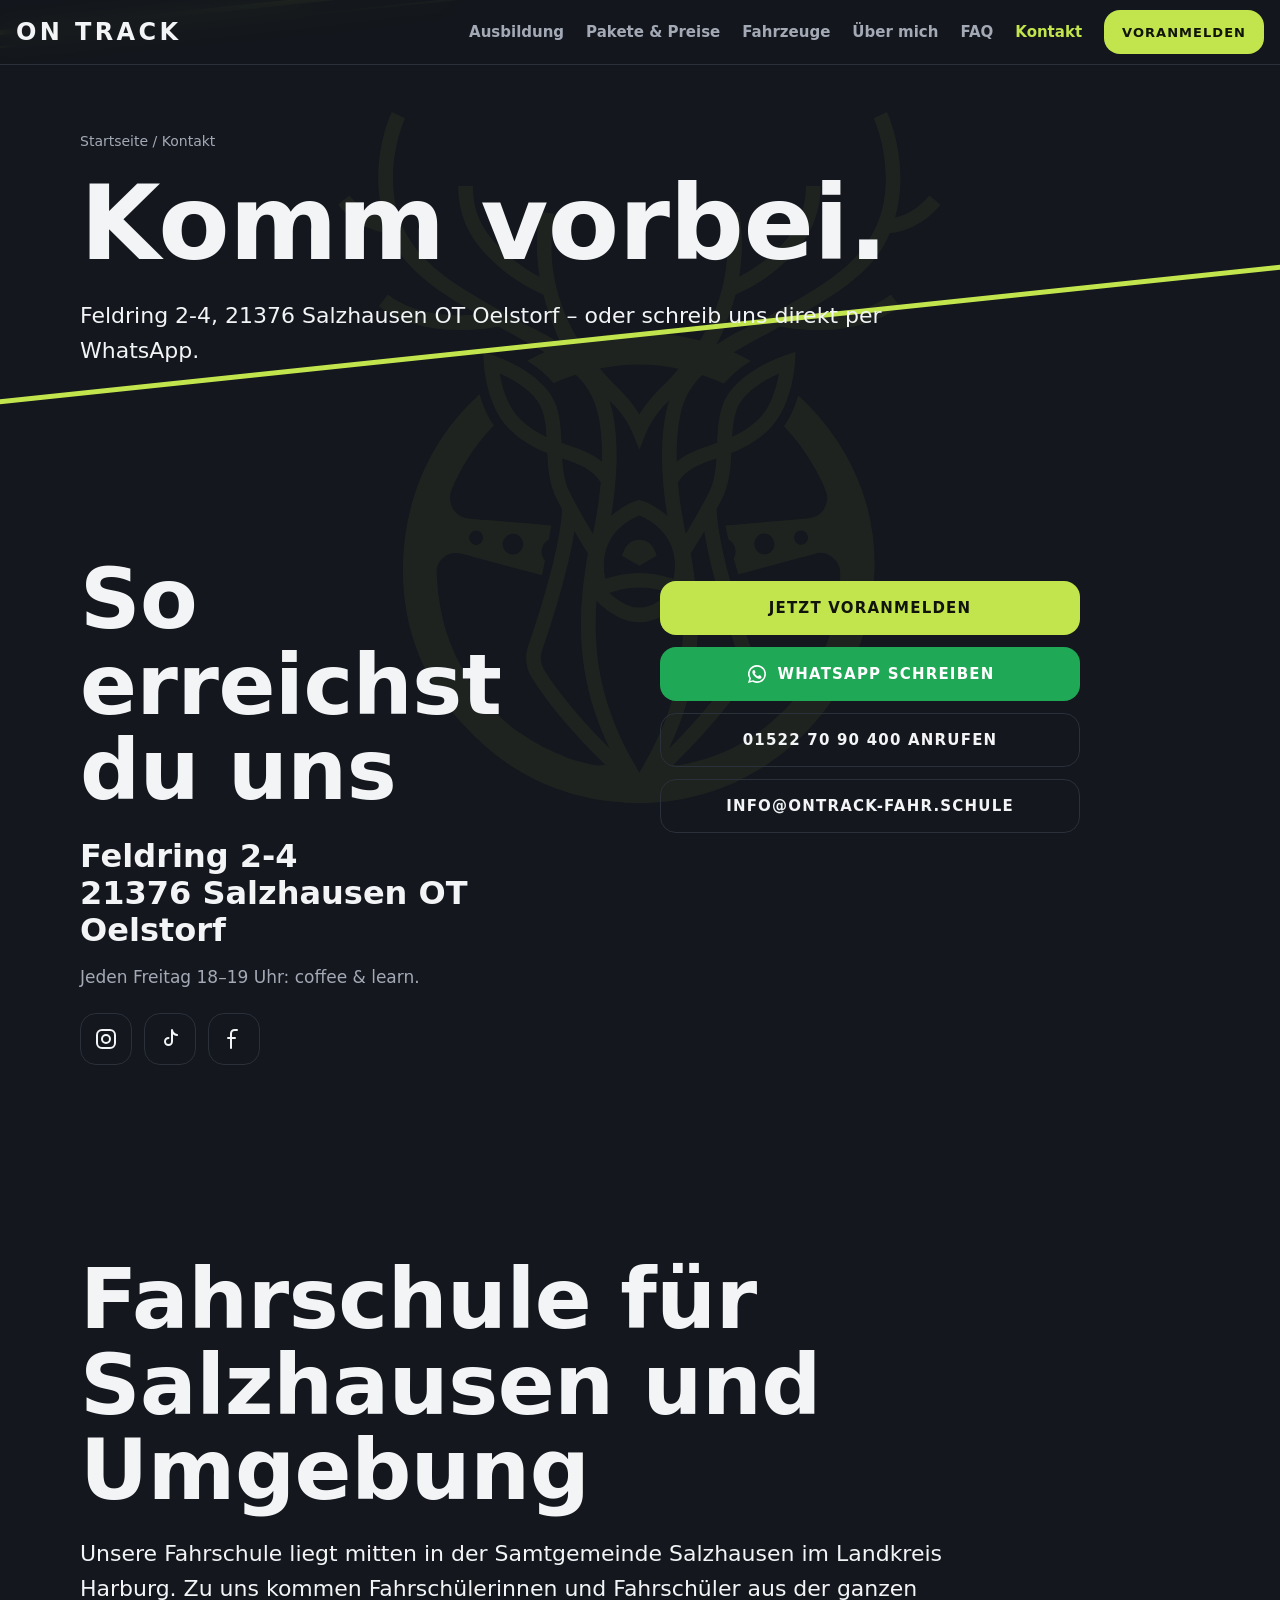
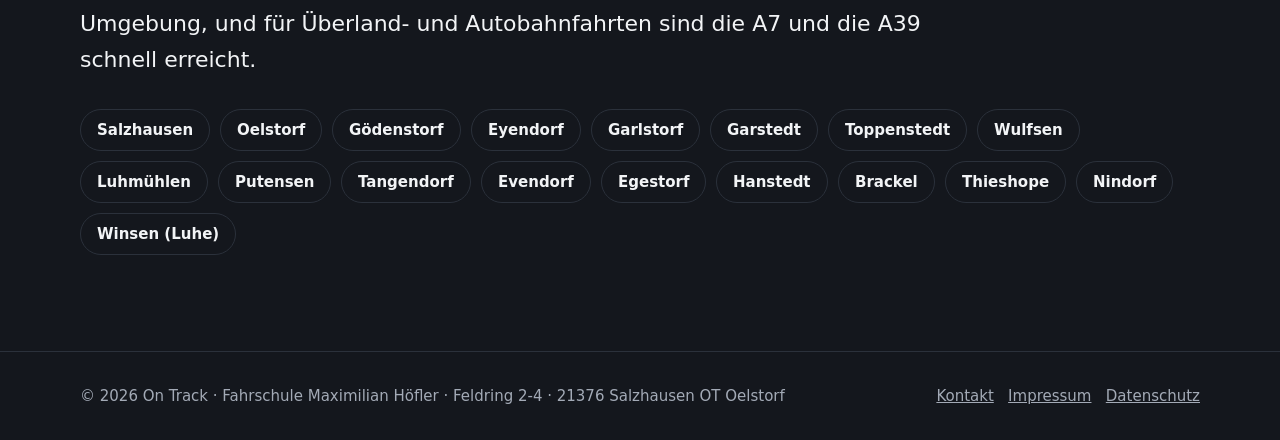
<file: kontakt.html>
<!doctype html>
<html lang="de">
<head>
<meta charset="utf-8">
<meta name="viewport" content="width=device-width, initial-scale=1, viewport-fit=cover">
<title>Kontakt | Fahrschule On Track in Salzhausen-Oelstorf</title>
<meta name="description" content="Fahrschule On Track, Feldring 2-4, 21376 Salzhausen OT Oelstorf. Kontakt per WhatsApp, Telefon 01522 70 90 400 oder info@ontrack-fahr.schule.">
<meta name="robots" content="noindex, nofollow">
<link rel="canonical" href="https://www.ontrack-fahr.schule/kontakt.html">
<meta name="theme-color" content="#14171d">
<link rel="icon" type="image/png" href="icon-192.png">
<link rel="apple-touch-icon" href="icon-180.png">
<meta property="og:type" content="website"><meta property="og:locale" content="de_DE"><meta property="og:site_name" content="On Track Fahrschule">
<meta property="og:url" content="https://www.ontrack-fahr.schule/kontakt.html"><meta property="og:title" content="Kontakt | Fahrschule On Track in Salzhausen-Oelstorf"><meta property="og:description" content="Fahrschule On Track, Feldring 2-4, 21376 Salzhausen OT Oelstorf. Kontakt per WhatsApp, Telefon 01522 70 90 400 oder info@ontrack-fahr.schule.">
<meta property="og:image" content="https://www.ontrack-fahr.schule/fahrschule-salzhausen-enyaq-start.jpg"><meta name="twitter:card" content="summary_large_image">
<script type="application/ld+json">{"@context": "https://schema.org", "@type": "BreadcrumbList", "itemListElement": [{"@type": "ListItem", "position": 1, "name": "Startseite", "item": "https://www.ontrack-fahr.schule/"}, {"@type": "ListItem", "position": 2, "name": "Kontakt", "item": "https://www.ontrack-fahr.schule/kontakt.html"}]}</script>
<link rel="stylesheet" href="site.css">
</head>
<body>
<div class="bg-deer" aria-hidden="true"></div>
<header class="nav always" id="nav">
  <a class="nav-brand" href="./">ON TRACK</a>
  <nav class="nav-links" aria-label="Hauptnavigation"><a href="ausbildung.html">Ausbildung</a><a href="pakete.html">Pakete &amp; Preise</a><a href="fahrzeuge.html">Fahrzeuge</a><a href="ueber-mich.html">Über mich</a><a href="faq.html">FAQ</a><a href="kontakt.html" aria-current="page">Kontakt</a>
    <a class="btn" href="http://fs0676.fso360-svc.de" target="_blank" rel="noopener">Voranmelden</a>
  </nav>
  <button class="menu-btn" id="menuBtn" aria-expanded="false" aria-controls="sheet"><i></i>Menü</button>
</header>
<nav class="sheet" id="sheet" aria-label="Menü"><a href="./">Startseite</a><a href="ausbildung.html">Ausbildung</a><a href="pakete.html">Pakete &amp; Preise</a><a href="fahrzeuge.html">Fahrzeuge</a><a href="ueber-mich.html">Über mich</a><a href="faq.html">Häufige Fragen</a><a href="kontakt.html" aria-current="page">Kontakt</a></nav>
<main id="top">
<section class="page-head">
  <div class="ph-lines" aria-hidden="true"><span style="--h:5px;--c:var(--lime);top:84px;--t:.1s"></span><span style="--h:2px;--c:var(--lime-d);top:100px;--t:.25s"></span><span style="--h:5px;--c:var(--lime);top:calc(100% - 8px);--t:.4s"></span></div>
  <div class="wrap">
    <p class="crumbs"><a href="./">Startseite</a> / Kontakt</p>
    <h1>Komm vorbei.</h1>
    <p class="lead">Feldring 2-4, 21376 Salzhausen OT Oelstorf – oder schreib uns direkt per WhatsApp.</p>
  </div>
</section>
<section class="block">
  <span class="edge-line" aria-hidden="true"></span>
  <div class="wrap contact">
    <div>
      <h2>So erreichst du uns</h2>
      <address style="margin-top:24px">Feldring 2-4<br>21376 Salzhausen OT Oelstorf</address>
      <p class="muted" style="margin-top:16px">Jeden Freitag 18–19 Uhr: coffee &amp; learn.</p>
      <div class="social">
        <a href="https://www.instagram.com/ontrack_fahrschule/" target="_blank" rel="noopener" aria-label="Instagram"><svg viewBox="0 0 24 24" fill="none" stroke="currentColor" stroke-width="2" aria-hidden="true"><rect x="3" y="3" width="18" height="18" rx="5"/><circle cx="12" cy="12" r="4"/></svg></a>
        <a href="https://www.tiktok.com/@ontrack_fahrschule" target="_blank" rel="noopener" aria-label="TikTok"><svg viewBox="0 0 24 24" fill="none" stroke="currentColor" stroke-width="2" stroke-linecap="round" aria-hidden="true"><path d="M14 3v11.5a3.5 3.5 0 1 1-3.5-3.5M14 3c.5 2.8 2.4 4.6 5 5"/></svg></a>
        <a href="https://www.facebook.com/profile.php?id=100095527866972" target="_blank" rel="noopener" aria-label="Facebook"><svg viewBox="0 0 24 24" fill="none" stroke="currentColor" stroke-width="2" stroke-linecap="round" aria-hidden="true"><path d="M15 3h-2.5A3.5 3.5 0 0 0 9 6.5V21M6 11h7"/></svg></a>
      </div>
    </div>
    <div class="c-acts">
      <a class="btn" href="http://fs0676.fso360-svc.de" target="_blank" rel="noopener">Jetzt voranmelden</a>
      <a class="btn wa" href="https://wa.me/4915227090400?text=Hallo%20Maxi%2C%20ich%20interessiere%20mich%20f%C3%BCr%20den%20F%C3%BChrerschein%20bei%20On%20Track.%20" target="_blank" rel="noopener"><svg viewBox="0 0 24 24" aria-hidden="true"><path fill="currentColor" d="M12 2.2A9.8 9.8 0 0 0 3.6 17l-1.4 4.8 4.9-1.3A9.8 9.8 0 1 0 12 2.2Zm0 17.8a8 8 0 0 1-4.1-1.1l-.3-.2-2.9.8.8-2.8-.2-.3A8 8 0 1 1 12 20Zm4.4-5.9c-.2-.1-1.4-.7-1.7-.8-.2-.1-.4-.1-.5.1l-.8 1c-.1.2-.3.2-.5.1a6.6 6.6 0 0 1-3.3-2.9c-.2-.4.2-.4.7-1.3.1-.2 0-.3 0-.4l-.8-1.8c-.2-.5-.4-.4-.5-.4h-.5a.9.9 0 0 0-.7.3 2.8 2.8 0 0 0-.9 2.1 4.9 4.9 0 0 0 1 2.6 11.2 11.2 0 0 0 4.3 3.8c1.6.7 2.2.7 3 .6.5-.1 1.4-.6 1.6-1.1.2-.6.2-1 .1-1.1l-.5-.3Z"/></svg> WhatsApp schreiben</a>
      <a class="btn ghost" href="tel:+4915227090400">01522 70 90 400 anrufen</a>
      <a class="btn ghost" href="mailto:info@ontrack-fahr.schule">info@ontrack-fahr.schule</a>
      <a class="btn ghost" href="https://www.google.com/maps/search/?api=1&amp;query=Feldring+2-4,+21376+Salzhausen" target="_blank" rel="noopener">Route planen</a>
    </div>
  </div>
</section>
<section class="block">
  <span class="edge-line" aria-hidden="true"></span>
  <div class="wrap">
<h2>Fahrschule für Salzhausen und Umgebung</h2>
<p class="lead" style="margin-top:22px">Unsere Fahrschule liegt mitten in der Samtgemeinde Salzhausen im Landkreis Harburg. Zu uns kommen Fahrschülerinnen und Fahrschüler aus der ganzen Umgebung, und für Überland- und Autobahnfahrten sind die A7 und die A39 schnell erreicht.</p>
<ul class="places"><li>Salzhausen</li><li>Oelstorf</li><li>Gödenstorf</li><li>Eyendorf</li><li>Garlstorf</li><li>Garstedt</li><li>Toppenstedt</li><li>Wulfsen</li><li>Luhmühlen</li><li>Putensen</li><li>Tangendorf</li><li>Evendorf</li><li>Egestorf</li><li>Hanstedt</li><li>Brackel</li><li>Thieshope</li><li>Nindorf</li><li>Winsen (Luhe)</li></ul>
  </div>
</section>
</main>
<footer>
  <div class="wrap">
    <span>© 2026 On Track · Fahrschule Maximilian Höfler · Feldring 2-4 · 21376 Salzhausen OT Oelstorf</span>
    <span><a href="kontakt.html">Kontakt</a> &nbsp; <a href="impressum.html">Impressum</a> &nbsp; <a href="datenschutz.html">Datenschutz</a></span>
  </div>
</footer>
<script>
// Navigation: ab dem Ende des Hero-Bereichs mit Hintergrund
const nav = document.getElementById("nav"), hero = document.querySelector(".hero");
if (hero) new IntersectionObserver(([e]) => nav.classList.toggle("solid", !e.isIntersecting), { rootMargin: "-80px 0px 0px 0px" }).observe(hero);
// Mobiles Menü
const mb = document.getElementById("menuBtn"), sheet = document.getElementById("sheet");
function setMenu(open){ mb.setAttribute("aria-expanded", open); sheet.classList.toggle("open", open); document.body.style.overflow = open ? "hidden" : ""; }
mb.addEventListener("click", () => setMenu(mb.getAttribute("aria-expanded") !== "true"));
sheet.querySelectorAll("a").forEach(a => a.addEventListener("click", () => setMenu(false)));
document.addEventListener("keydown", e => { if (e.key === "Escape") setMenu(false); });
// Grüne Linie zeichnet sich, wenn ein Abschnitt ins Bild kommt
const io = new IntersectionObserver(es => es.forEach(e => { if (e.isIntersecting) { e.target.classList.add("on"); io.unobserve(e.target); } }), { threshold: .2 });
document.querySelectorAll(".edge-line").forEach(el => io.observe(el));
// Elemente fliegen beim Scrollen ins Bild
if (!matchMedia("(prefers-reduced-motion: reduce)").matches && "IntersectionObserver" in window) {
  const groups = [
    ["main section.block h1, main section.block h2, .band h2, .page-head h1, .vehicle h2, .go-list a", "fly-l"],
    [".photo", "fly-zoom"], [".lead, .band .when, .band p, .band-row, .quote", "fly-up"],
    [".features li", "alt"], [".pkg", "fly-r"], [".ride", "fly-zoom"],
    [".cols3 > div", "fly-up"], ["#ueber-mich .grid-2 > div:last-child", "fly-r"],
    [".links a", "fly-up"], [".faq-item", "fly-up"], [".places li", "fly-up"],
    [".contact address, .social", "fly-l"], [".c-acts .btn", "fly-r"]
  ];
  const seen = new Set();
  groups.forEach(([sel, kind]) => {
    document.querySelectorAll(sel).forEach((el, n) => {
      if (seen.has(el)) return; seen.add(el);
      const cls = kind === "alt" ? (n % 2 ? "fly-r" : "fly-l") : kind;
      el.classList.add("fly", cls);
      const sib = el.parentElement ? [...el.parentElement.children].indexOf(el) : 0;
      el.style.setProperty("--i", Math.min(sib, 8));
    });
  });
  const fo = new IntersectionObserver(es => es.forEach(e => {
    if (e.isIntersecting) { e.target.classList.add("in"); fo.unobserve(e.target); }
  }), { threshold: .15, rootMargin: "0px 0px -6% 0px" });
  document.querySelectorAll(".fly").forEach(el => fo.observe(el));
}

</script>
</body>
</html>
</file>
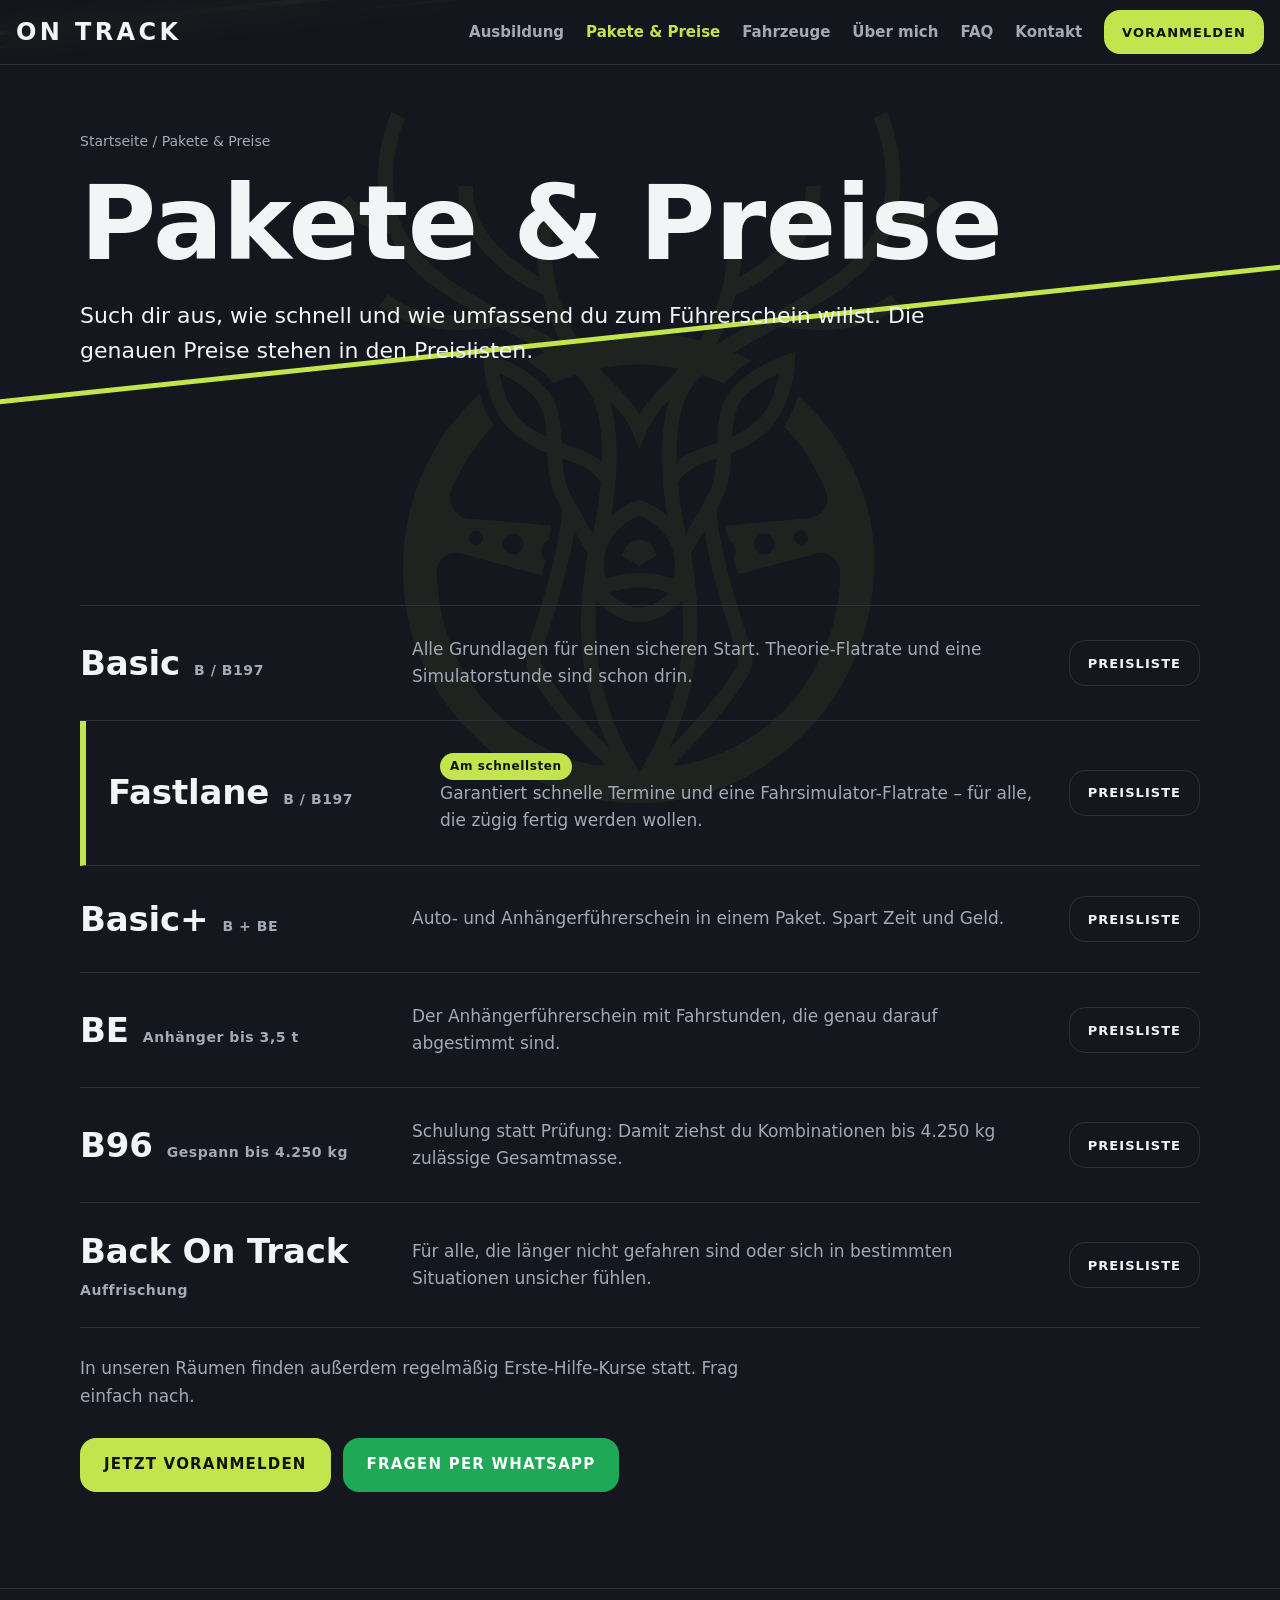
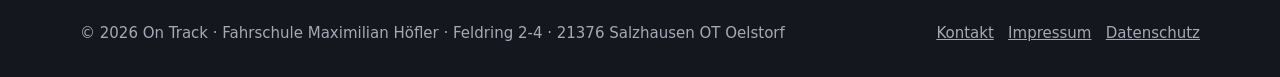
<file: pakete.html>
<!doctype html>
<html lang="de">
<head>
<meta charset="utf-8">
<meta name="viewport" content="width=device-width, initial-scale=1, viewport-fit=cover">
<title>Pakete &amp; Preise | Führerschein B, BE, B96 – On Track</title>
<meta name="description" content="Führerschein-Pakete der Fahrschule On Track in Salzhausen: Basic, Fastlane, Basic+ (B+BE), BE, B96 und Back On Track mit Preislisten.">
<meta name="robots" content="noindex, nofollow">
<link rel="canonical" href="https://www.ontrack-fahr.schule/pakete.html">
<meta name="theme-color" content="#14171d">
<link rel="icon" type="image/png" href="icon-192.png">
<link rel="apple-touch-icon" href="icon-180.png">
<meta property="og:type" content="website"><meta property="og:locale" content="de_DE"><meta property="og:site_name" content="On Track Fahrschule">
<meta property="og:url" content="https://www.ontrack-fahr.schule/pakete.html"><meta property="og:title" content="Pakete &amp; Preise | Führerschein B, BE, B96 – On Track"><meta property="og:description" content="Führerschein-Pakete der Fahrschule On Track in Salzhausen: Basic, Fastlane, Basic+ (B+BE), BE, B96 und Back On Track mit Preislisten.">
<meta property="og:image" content="https://www.ontrack-fahr.schule/fahrschule-salzhausen-enyaq-start.jpg"><meta name="twitter:card" content="summary_large_image">
<script type="application/ld+json">{"@context": "https://schema.org", "@type": "BreadcrumbList", "itemListElement": [{"@type": "ListItem", "position": 1, "name": "Startseite", "item": "https://www.ontrack-fahr.schule/"}, {"@type": "ListItem", "position": 2, "name": "Pakete & Preise", "item": "https://www.ontrack-fahr.schule/pakete.html"}]}</script>
<link rel="stylesheet" href="site.css">
</head>
<body>
<div class="bg-deer" aria-hidden="true"></div>
<header class="nav always" id="nav">
  <a class="nav-brand" href="./">ON TRACK</a>
  <nav class="nav-links" aria-label="Hauptnavigation"><a href="ausbildung.html">Ausbildung</a><a href="pakete.html" aria-current="page">Pakete &amp; Preise</a><a href="fahrzeuge.html">Fahrzeuge</a><a href="ueber-mich.html">Über mich</a><a href="faq.html">FAQ</a><a href="kontakt.html">Kontakt</a>
    <a class="btn" href="http://fs0676.fso360-svc.de" target="_blank" rel="noopener">Voranmelden</a>
  </nav>
  <button class="menu-btn" id="menuBtn" aria-expanded="false" aria-controls="sheet"><i></i>Menü</button>
</header>
<nav class="sheet" id="sheet" aria-label="Menü"><a href="./">Startseite</a><a href="ausbildung.html">Ausbildung</a><a href="pakete.html" aria-current="page">Pakete &amp; Preise</a><a href="fahrzeuge.html">Fahrzeuge</a><a href="ueber-mich.html">Über mich</a><a href="faq.html">Häufige Fragen</a><a href="kontakt.html">Kontakt</a></nav>
<main id="top">
<section class="page-head">
  <div class="ph-lines" aria-hidden="true"><span style="--h:5px;--c:var(--lime);top:84px;--t:.1s"></span><span style="--h:2px;--c:var(--lime-d);top:100px;--t:.25s"></span><span style="--h:5px;--c:var(--lime);top:calc(100% - 8px);--t:.4s"></span></div>
  <div class="wrap">
    <p class="crumbs"><a href="./">Startseite</a> / Pakete &amp; Preise</p>
    <h1>Pakete &amp; Preise</h1>
    <p class="lead">Such dir aus, wie schnell und wie umfassend du zum Führerschein willst. Die genauen Preise stehen in den Preislisten.</p>
  </div>
</section>
<section class="block">
  <span class="edge-line" aria-hidden="true"></span>
  <div class="wrap">
<ul class="pkgs">
      <li class="pkg"><h3>Basic <small>B / B197</small></h3><p>Alle Grundlagen für einen sicheren Start. Theorie-Flatrate und eine Simulatorstunde sind schon drin.</p><div class="acts"><a class="btn ghost" href="https://www.ontrack-fahr.schule/wp-content/uploads/go-x/u/6c7809fb-5720-4eec-af40-e40f85a78264/1APreisliste-Basic1_1.pdf" target="_blank" rel="noopener">Preisliste</a></div></li>
      <li class="pkg star"><h3>Fastlane <small>B / B197</small></h3><p><span class="tag">Am schnellsten</span><br>Garantiert schnelle Termine und eine Fahrsimulator-Flatrate – für alle, die zügig fertig werden wollen.</p><div class="acts"><a class="btn ghost" href="https://www.ontrack-fahr.schule/wp-content/uploads/go-x/u/ce6be675-ee77-4a8c-aa84-bc5194ef18ff/1APreisliste-Fastlane1neu_2.pdf" target="_blank" rel="noopener">Preisliste</a></div></li>
      <li class="pkg"><h3>Basic+ <small>B + BE</small></h3><p>Auto- und Anhängerführerschein in einem Paket. Spart Zeit und Geld.</p><div class="acts"><a class="btn ghost" href="https://www.ontrack-fahr.schule/wp-content/uploads/go-x/u/6c7809fb-5720-4eec-af40-e40f85a78264/1APreisliste-Basic1_1.pdfPLUS" target="_blank" rel="noopener">Preisliste</a></div></li>
      <li class="pkg"><h3>BE <small>Anhänger bis 3,5 t</small></h3><p>Der Anhängerführerschein mit Fahrstunden, die genau darauf abgestimmt sind.</p><div class="acts"><a class="btn ghost" href="https://www.ontrack-fahr.schule/wp-content/uploads/go-x/u/a404aa26-1825-40e9-b3c3-82d5fa80a9fe/1APreisliste-Trailer1neu_1.pdf" target="_blank" rel="noopener">Preisliste</a></div></li>
      <li class="pkg"><h3>B96 <small>Gespann bis 4.250 kg</small></h3><p>Schulung statt Prüfung: Damit ziehst du Kombinationen bis 4.250 kg zulässige Gesamtmasse.</p><div class="acts"><a class="btn ghost" href="https://www.ontrack-fahr.schule/wp-content/uploads/go-x/u/cac9d4e8-9f9a-444f-ae94-97c553b52f11/Preisliste-Trailer-B96_1.pdf" target="_blank" rel="noopener">Preisliste</a></div></li>
      <li class="pkg"><h3>Back On Track <small>Auffrischung</small></h3><p>Für alle, die länger nicht gefahren sind oder sich in bestimmten Situationen unsicher fühlen.</p><div class="acts"><a class="btn ghost" href="https://www.ontrack-fahr.schule/wp-content/uploads/go-x/u/5c57fe98-48ee-42d9-a689-2b0f051f1b95/1APreisliste-Back-on-Track_1.pdf" target="_blank" rel="noopener">Preisliste</a></div></li>
    </ul>
    <p class="muted" style="margin-top:28px">In unseren Räumen finden außerdem regelmäßig Erste-Hilfe-Kurse statt. Frag einfach nach.</p>
<div class="cta-row"><a class="btn" href="http://fs0676.fso360-svc.de" target="_blank" rel="noopener">Jetzt voranmelden</a><a class="btn wa" href="https://wa.me/4915227090400?text=Hallo%20Maxi%2C%20ich%20interessiere%20mich%20f%C3%BCr%20den%20F%C3%BChrerschein%20bei%20On%20Track.%20" target="_blank" rel="noopener">Fragen per WhatsApp</a></div>
  </div>
</section>
</main>
<footer>
  <div class="wrap">
    <span>© 2026 On Track · Fahrschule Maximilian Höfler · Feldring 2-4 · 21376 Salzhausen OT Oelstorf</span>
    <span><a href="kontakt.html">Kontakt</a> &nbsp; <a href="impressum.html">Impressum</a> &nbsp; <a href="datenschutz.html">Datenschutz</a></span>
  </div>
</footer>
<script>
// Navigation: ab dem Ende des Hero-Bereichs mit Hintergrund
const nav = document.getElementById("nav"), hero = document.querySelector(".hero");
if (hero) new IntersectionObserver(([e]) => nav.classList.toggle("solid", !e.isIntersecting), { rootMargin: "-80px 0px 0px 0px" }).observe(hero);
// Mobiles Menü
const mb = document.getElementById("menuBtn"), sheet = document.getElementById("sheet");
function setMenu(open){ mb.setAttribute("aria-expanded", open); sheet.classList.toggle("open", open); document.body.style.overflow = open ? "hidden" : ""; }
mb.addEventListener("click", () => setMenu(mb.getAttribute("aria-expanded") !== "true"));
sheet.querySelectorAll("a").forEach(a => a.addEventListener("click", () => setMenu(false)));
document.addEventListener("keydown", e => { if (e.key === "Escape") setMenu(false); });
// Grüne Linie zeichnet sich, wenn ein Abschnitt ins Bild kommt
const io = new IntersectionObserver(es => es.forEach(e => { if (e.isIntersecting) { e.target.classList.add("on"); io.unobserve(e.target); } }), { threshold: .2 });
document.querySelectorAll(".edge-line").forEach(el => io.observe(el));
// Elemente fliegen beim Scrollen ins Bild
if (!matchMedia("(prefers-reduced-motion: reduce)").matches && "IntersectionObserver" in window) {
  const groups = [
    ["main section.block h1, main section.block h2, .band h2, .page-head h1, .vehicle h2, .go-list a", "fly-l"],
    [".photo", "fly-zoom"], [".lead, .band .when, .band p, .band-row, .quote", "fly-up"],
    [".features li", "alt"], [".pkg", "fly-r"], [".ride", "fly-zoom"],
    [".cols3 > div", "fly-up"], ["#ueber-mich .grid-2 > div:last-child", "fly-r"],
    [".links a", "fly-up"], [".faq-item", "fly-up"], [".places li", "fly-up"],
    [".contact address, .social", "fly-l"], [".c-acts .btn", "fly-r"]
  ];
  const seen = new Set();
  groups.forEach(([sel, kind]) => {
    document.querySelectorAll(sel).forEach((el, n) => {
      if (seen.has(el)) return; seen.add(el);
      const cls = kind === "alt" ? (n % 2 ? "fly-r" : "fly-l") : kind;
      el.classList.add("fly", cls);
      const sib = el.parentElement ? [...el.parentElement.children].indexOf(el) : 0;
      el.style.setProperty("--i", Math.min(sib, 8));
    });
  });
  const fo = new IntersectionObserver(es => es.forEach(e => {
    if (e.isIntersecting) { e.target.classList.add("in"); fo.unobserve(e.target); }
  }), { threshold: .15, rootMargin: "0px 0px -6% 0px" });
  document.querySelectorAll(".fly").forEach(el => fo.observe(el));
}

</script>
</body>
</html>
</file>
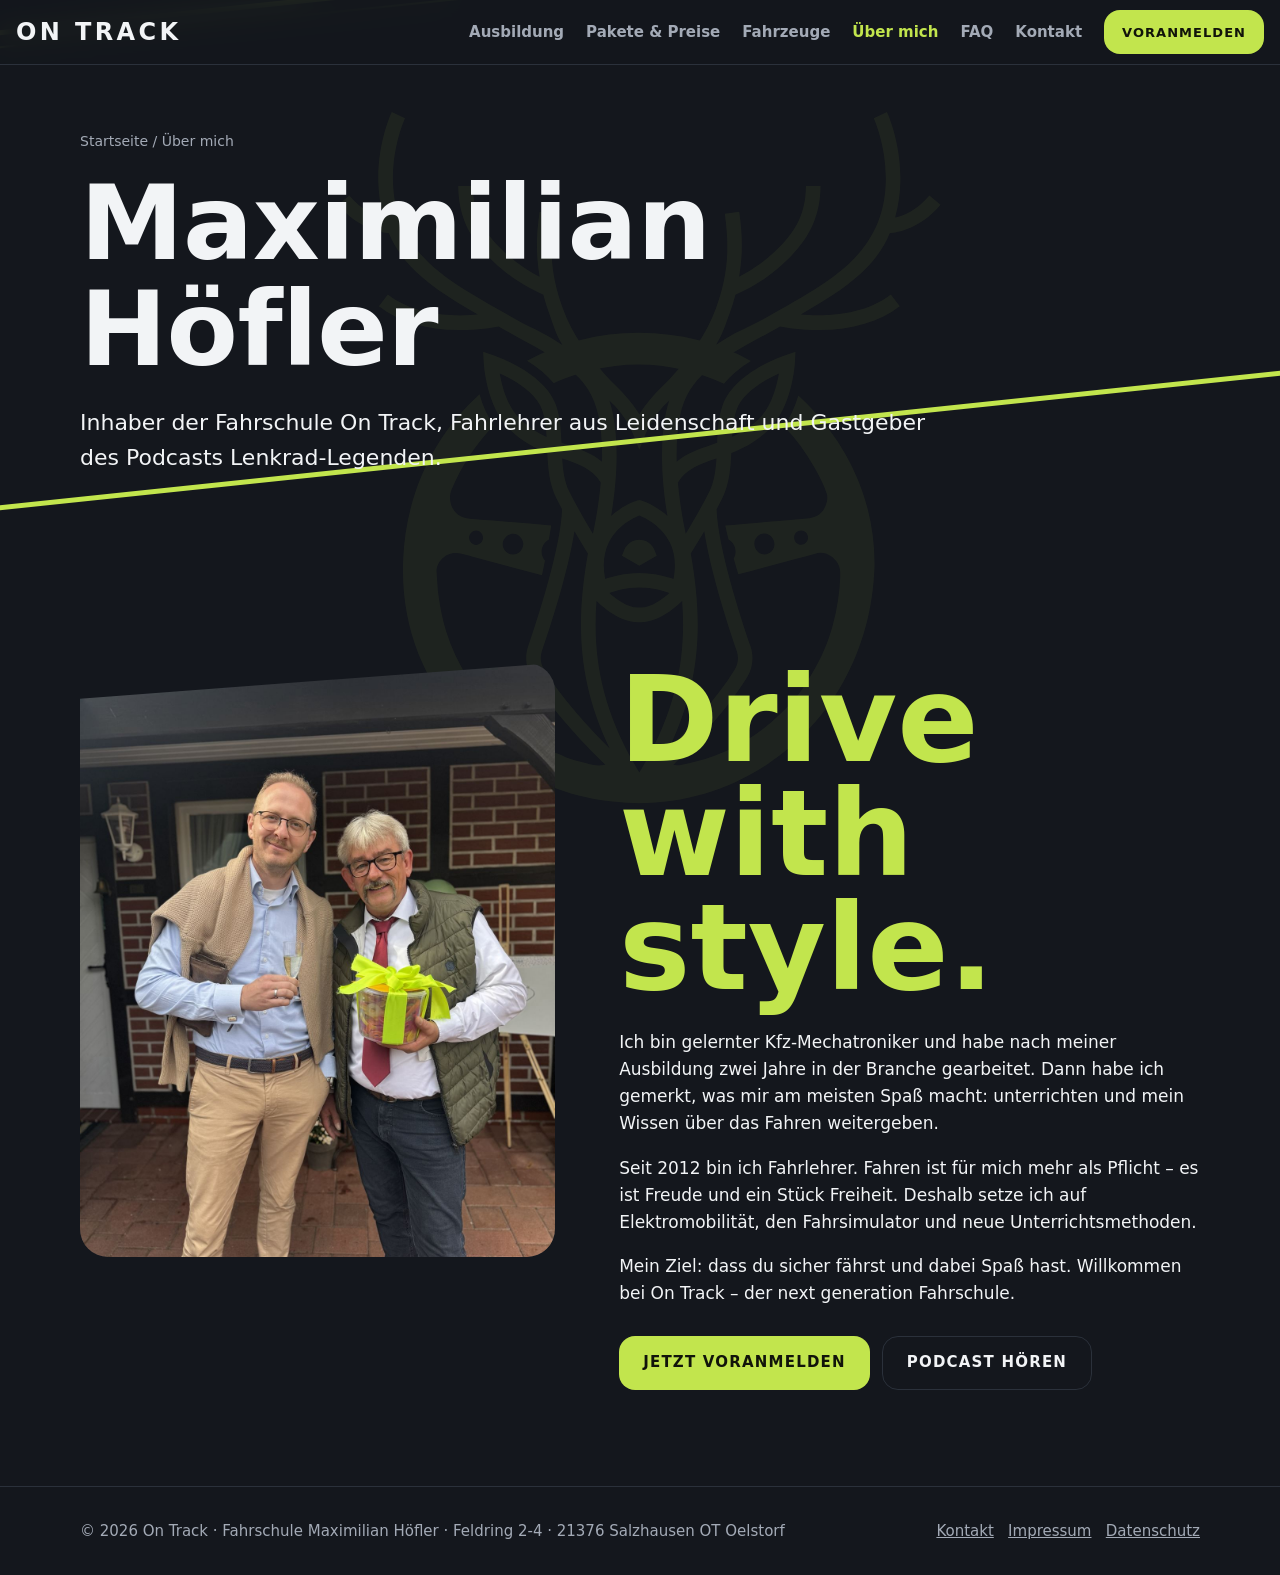
<file: ueber-mich.html>
<!doctype html>
<html lang="de">
<head>
<meta charset="utf-8">
<meta name="viewport" content="width=device-width, initial-scale=1, viewport-fit=cover">
<title>Über mich | Maximilian Höfler – Fahrschule On Track</title>
<meta name="description" content="Maximilian Höfler, Kfz-Mechatroniker und Fahrlehrer seit 2012, Inhaber der Fahrschule On Track in Salzhausen-Oelstorf.">
<meta name="robots" content="noindex, nofollow">
<link rel="canonical" href="https://www.ontrack-fahr.schule/ueber-mich.html">
<meta name="theme-color" content="#14171d">
<link rel="icon" type="image/png" href="icon-192.png">
<link rel="apple-touch-icon" href="icon-180.png">
<meta property="og:type" content="website"><meta property="og:locale" content="de_DE"><meta property="og:site_name" content="On Track Fahrschule">
<meta property="og:url" content="https://www.ontrack-fahr.schule/ueber-mich.html"><meta property="og:title" content="Über mich | Maximilian Höfler – Fahrschule On Track"><meta property="og:description" content="Maximilian Höfler, Kfz-Mechatroniker und Fahrlehrer seit 2012, Inhaber der Fahrschule On Track in Salzhausen-Oelstorf.">
<meta property="og:image" content="https://www.ontrack-fahr.schule/fahrschule-salzhausen-enyaq-start.jpg"><meta name="twitter:card" content="summary_large_image">
<script type="application/ld+json">{"@context": "https://schema.org", "@type": "BreadcrumbList", "itemListElement": [{"@type": "ListItem", "position": 1, "name": "Startseite", "item": "https://www.ontrack-fahr.schule/"}, {"@type": "ListItem", "position": 2, "name": "Über mich", "item": "https://www.ontrack-fahr.schule/ueber-mich.html"}]}</script>
<script type="application/ld+json">{"@context": "https://schema.org", "@type": "Person", "name": "Maximilian Höfler", "jobTitle": "Fahrlehrer", "worksFor": {"@type": "DrivingSchool", "name": "On Track Fahrschule", "url": "https://www.ontrack-fahr.schule/"}, "image": "https://www.ontrack-fahr.schule/maximilian-hoefler.jpg"}</script>
<link rel="stylesheet" href="site.css">
</head>
<body>
<div class="bg-deer" aria-hidden="true"></div>
<header class="nav always" id="nav">
  <a class="nav-brand" href="./">ON TRACK</a>
  <nav class="nav-links" aria-label="Hauptnavigation"><a href="ausbildung.html">Ausbildung</a><a href="pakete.html">Pakete &amp; Preise</a><a href="fahrzeuge.html">Fahrzeuge</a><a href="ueber-mich.html" aria-current="page">Über mich</a><a href="faq.html">FAQ</a><a href="kontakt.html">Kontakt</a>
    <a class="btn" href="http://fs0676.fso360-svc.de" target="_blank" rel="noopener">Voranmelden</a>
  </nav>
  <button class="menu-btn" id="menuBtn" aria-expanded="false" aria-controls="sheet"><i></i>Menü</button>
</header>
<nav class="sheet" id="sheet" aria-label="Menü"><a href="./">Startseite</a><a href="ausbildung.html">Ausbildung</a><a href="pakete.html">Pakete &amp; Preise</a><a href="fahrzeuge.html">Fahrzeuge</a><a href="ueber-mich.html" aria-current="page">Über mich</a><a href="faq.html">Häufige Fragen</a><a href="kontakt.html">Kontakt</a></nav>
<main id="top">
<section class="page-head">
  <div class="ph-lines" aria-hidden="true"><span style="--h:5px;--c:var(--lime);top:84px;--t:.1s"></span><span style="--h:2px;--c:var(--lime-d);top:100px;--t:.25s"></span><span style="--h:5px;--c:var(--lime);top:calc(100% - 8px);--t:.4s"></span></div>
  <div class="wrap">
    <p class="crumbs"><a href="./">Startseite</a> / Über mich</p>
    <h1>Maximilian Höfler</h1>
    <p class="lead">Inhaber der Fahrschule On Track, Fahrlehrer aus Leidenschaft und Gastgeber des Podcasts Lenkrad-Legenden.</p>
  </div>
</section>
<section class="block">
  <span class="edge-line" aria-hidden="true"></span>
  <div class="wrap">
<div class="me">
  <div class="photo portrait"><img src="maximilian-hoefler.jpg" alt="Maximilian Höfler, Inhaber und Fahrlehrer der Fahrschule On Track" loading="lazy" decoding="async" onerror="this.parentNode.classList.add('empty')"></div>
  <div>
    <p class="quote">Drive with style.</p>
    <p>Ich bin gelernter Kfz-Mechatroniker und habe nach meiner Ausbildung zwei Jahre in der Branche gearbeitet. Dann habe ich gemerkt, was mir am meisten Spaß macht: unterrichten und mein Wissen über das Fahren weitergeben.</p>
    <p>Seit 2012 bin ich Fahrlehrer. Fahren ist für mich mehr als Pflicht – es ist Freude und ein Stück Freiheit. Deshalb setze ich auf Elektromobilität, den Fahrsimulator und neue Unterrichtsmethoden.</p>
    <p>Mein Ziel: dass du sicher fährst und dabei Spaß hast. Willkommen bei On Track – der next generation Fahrschule.</p>
    <div class="cta-row"><a class="btn" href="http://fs0676.fso360-svc.de" target="_blank" rel="noopener">Jetzt voranmelden</a><a class="btn ghost" href="https://open.spotify.com/show/1sfOE8rVeEXEF2TenrATlE" target="_blank" rel="noopener">Podcast hören</a></div>
  </div>
</div>
  </div>
</section>
</main>
<footer>
  <div class="wrap">
    <span>© 2026 On Track · Fahrschule Maximilian Höfler · Feldring 2-4 · 21376 Salzhausen OT Oelstorf</span>
    <span><a href="kontakt.html">Kontakt</a> &nbsp; <a href="impressum.html">Impressum</a> &nbsp; <a href="datenschutz.html">Datenschutz</a></span>
  </div>
</footer>
<script>
// Navigation: ab dem Ende des Hero-Bereichs mit Hintergrund
const nav = document.getElementById("nav"), hero = document.querySelector(".hero");
if (hero) new IntersectionObserver(([e]) => nav.classList.toggle("solid", !e.isIntersecting), { rootMargin: "-80px 0px 0px 0px" }).observe(hero);
// Mobiles Menü
const mb = document.getElementById("menuBtn"), sheet = document.getElementById("sheet");
function setMenu(open){ mb.setAttribute("aria-expanded", open); sheet.classList.toggle("open", open); document.body.style.overflow = open ? "hidden" : ""; }
mb.addEventListener("click", () => setMenu(mb.getAttribute("aria-expanded") !== "true"));
sheet.querySelectorAll("a").forEach(a => a.addEventListener("click", () => setMenu(false)));
document.addEventListener("keydown", e => { if (e.key === "Escape") setMenu(false); });
// Grüne Linie zeichnet sich, wenn ein Abschnitt ins Bild kommt
const io = new IntersectionObserver(es => es.forEach(e => { if (e.isIntersecting) { e.target.classList.add("on"); io.unobserve(e.target); } }), { threshold: .2 });
document.querySelectorAll(".edge-line").forEach(el => io.observe(el));
// Elemente fliegen beim Scrollen ins Bild
if (!matchMedia("(prefers-reduced-motion: reduce)").matches && "IntersectionObserver" in window) {
  const groups = [
    ["main section.block h1, main section.block h2, .band h2, .page-head h1, .vehicle h2, .go-list a", "fly-l"],
    [".photo", "fly-zoom"], [".lead, .band .when, .band p, .band-row, .quote", "fly-up"],
    [".features li", "alt"], [".pkg", "fly-r"], [".ride", "fly-zoom"],
    [".cols3 > div", "fly-up"], ["#ueber-mich .grid-2 > div:last-child", "fly-r"],
    [".links a", "fly-up"], [".faq-item", "fly-up"], [".places li", "fly-up"],
    [".contact address, .social", "fly-l"], [".c-acts .btn", "fly-r"]
  ];
  const seen = new Set();
  groups.forEach(([sel, kind]) => {
    document.querySelectorAll(sel).forEach((el, n) => {
      if (seen.has(el)) return; seen.add(el);
      const cls = kind === "alt" ? (n % 2 ? "fly-r" : "fly-l") : kind;
      el.classList.add("fly", cls);
      const sib = el.parentElement ? [...el.parentElement.children].indexOf(el) : 0;
      el.style.setProperty("--i", Math.min(sib, 8));
    });
  });
  const fo = new IntersectionObserver(es => es.forEach(e => {
    if (e.isIntersecting) { e.target.classList.add("in"); fo.unobserve(e.target); }
  }), { threshold: .15, rootMargin: "0px 0px -6% 0px" });
  document.querySelectorAll(".fly").forEach(el => fo.observe(el));
}

</script>
</body>
</html>
</file>
<file: site.css>
:root{
  --bg:#14171d; --ink:#0f1217; --panel:#1b2029; --line:#2b313b;
  --lime:#c2e54d; --lime-d:#8fb03a; --text:#f2f4f6; --muted:#a3aab6; --red:#ff6b6b;
  --head:"Avenir Next Condensed","Helvetica Neue Condensed","Roboto Condensed","Arial Narrow",system-ui,sans-serif;
  --body:system-ui,-apple-system,"Segoe UI",Roboto,"Helvetica Neue",Arial,sans-serif;
}
*{box-sizing:border-box}
html{scroll-behavior:smooth;scroll-padding-top:calc(72px + env(safe-area-inset-top,0px))}
@media (prefers-reduced-motion: reduce){html{scroll-behavior:auto}}
body{margin:0;background:var(--bg);color:var(--text);font-family:var(--body);font-size:17px;line-height:1.6;-webkit-font-smoothing:antialiased;overflow-x:hidden}
a{color:inherit}
img{max-width:100%;display:block}
:focus-visible{outline:3px solid var(--lime);outline-offset:3px;border-radius:6px}
.wrap{width:min(1120px,calc(100% - 40px));margin:0 auto}
h1,h2,h3{font-family:var(--head);font-stretch:condensed;line-height:1.02;margin:0;letter-spacing:-.005em}
h2,.intro-h{font-size:clamp(40px,8.5vw,84px);font-weight:800}
.intro-h{font-size:clamp(36px,7.4vw,74px)}
h3{font-size:clamp(26px,4.4vw,34px);font-weight:800}
p{margin:0 0 1em;max-width:62ch}
.muted{color:var(--muted)}
.btn{display:inline-flex;align-items:center;justify-content:center;gap:10px;min-height:54px;padding:0 24px;border-radius:16px;border:0;background:var(--lime);color:#11140a;font:800 15px/1 var(--body);letter-spacing:.08em;text-transform:uppercase;text-decoration:none;cursor:pointer;transition:transform .15s,filter .15s}
.btn:hover{filter:brightness(1.07)}
.btn:active{transform:scale(.98)}
.btn.ghost{background:transparent;color:var(--text);border:1.5px solid var(--line)}
.btn.wa{background:#1fa855;color:#fff}
.btn svg{width:22px;height:22px;flex:none}

/* ---------- HERO (wie die Quiz-Startseite) ---------- */
.hero{position:relative;height:100vh;height:100svh;min-height:560px;overflow:hidden;background:#000;isolation:isolate}
.h-bg{position:absolute;inset:0;background:var(--bg);opacity:0;animation:fade .7s ease-out .1s forwards}
.h-lines{position:absolute;inset:0;overflow:hidden;pointer-events:none;z-index:2}
.h-lines span{position:absolute;left:-40%;width:180%;height:var(--h);background:var(--c);transform:rotate(-12deg) scaleX(0);transform-origin:left top;animation:draw .7s cubic-bezier(.65,0,.35,1) var(--t) forwards}
.h-photo{position:absolute;left:0;right:0;bottom:0;top:calc(70% - 30vw);z-index:1;width:100%;height:calc(30% + 30vw);object-fit:cover;object-position:62% 30%;background:#000;
  clip-path:polygon(0 calc(21.5vw + 5px),100% calc(.25vw + 5px),100% 100%,0 100%);opacity:0;animation:fade .8s ease-out 1.25s forwards}
.h-ticker{position:absolute;z-index:2;left:-40%;width:180%;top:calc(70% + 6px);height:32px;overflow:hidden;transform:rotate(-12deg);transform-origin:left top;background:rgba(8,10,14,.62);opacity:0;animation:fade .6s ease-out 1.6s forwards;pointer-events:none}
.h-track{display:flex;width:max-content;height:100%;align-items:center;animation:run 38s linear 1.6s infinite}
.h-track span{white-space:pre;font-family:"Copperplate Gothic Bold","Copperplate Gothic","Copperplate",Georgia,serif;font-weight:700;font-size:16px;letter-spacing:.06em;color:var(--red);text-transform:uppercase}
.h-top{position:absolute;z-index:3;left:0;right:0;top:0;height:calc(70% - 30vw + 10px);display:flex;align-items:center;justify-content:center;padding:calc(64px + env(safe-area-inset-top,0px)) 24px 14px}
.h-logo{height:100%;display:flex;justify-content:center;opacity:0;transform:scale(.84) translateY(14px);animation:logo 1s cubic-bezier(.2,.8,.2,1) 1.5s forwards}
.hero-logo{display:block;height:100%;max-width:min(86vw,460px);overflow:visible;transform-origin:50% 45%;animation:pulse 2.4s ease-in-out 2.5s infinite}
.h-tiles{position:absolute;z-index:4;left:12px;right:12px;bottom:calc(14px + env(safe-area-inset-bottom,0px));display:grid;grid-template-columns:repeat(3,minmax(0,1fr));gap:10px;max-width:560px;margin:0 auto}
.h-tiles .btn{flex-direction:column;gap:12px;min-height:176px;padding:14px 6px;border-radius:24px;font-size:14px;line-height:1.25;letter-spacing:.05em;text-align:center;box-shadow:0 10px 28px rgba(0,0,0,.45);opacity:0;
  animation:tilein .6s ease-out var(--d) both,tilepulse 2.2s ease-in-out calc(var(--d) + 1s) infinite}
.h-tiles .btn:hover,.h-tiles .btn:focus-visible{animation:tilein .6s ease-out var(--d) both,tilehold .25s ease-out forwards}
.h-tiles .btn svg{width:46px;height:46px}
.h-tiles .btn:nth-child(1){--d:2.6s}.h-tiles .btn:nth-child(2){--d:2.75s}.h-tiles .btn:nth-child(3){--d:2.9s}
@keyframes fade{to{opacity:1}}
@keyframes draw{to{transform:rotate(-12deg) scaleX(1)}}
@keyframes drawW{to{transform:rotate(-5deg) scaleX(1)}}
@keyframes logo{to{opacity:1;transform:none}}
@keyframes pulse{0%,100%{transform:scale(1)}50%{transform:scale(1.045)}}
@keyframes run{from{transform:translateX(0)}to{transform:translateX(-50%)}}
@keyframes tilein{from{opacity:0;translate:0 24px}to{opacity:1;translate:0 0}}
@keyframes tilepulse{0%,100%{scale:1}50%{scale:1.05}}
@keyframes tilehold{to{scale:1.08}}
@media (min-width:700px) and (min-aspect-ratio:1/1){
  .h-lines span{transform:rotate(-5deg) scaleX(0);animation-name:drawW}
  .h-lines .edge{top:66%!important}
  .h-photo{top:calc(66vh - 12.5vw);height:calc(34vh + 12.5vw);object-position:50% 42%;clip-path:polygon(0 calc(9vw + 5px),100% calc(.25vw + 5px),100% 100%,0 100%)}
  .h-ticker{top:calc(66% + 6px);transform:rotate(-5deg);height:38px}.h-track span{font-size:19px}
  .h-top{height:calc(66vh - 12.5vw + 10px)}
  .hero-logo{max-width:min(56vw,540px)}
  .h-tiles{left:50%;right:auto;max-width:none;width:min(900px,calc(100vw - 64px));transform:translateX(-50%);bottom:32px;gap:16px}
  .h-tiles .btn{min-height:200px;font-size:17px;border-radius:28px}
  .h-tiles .btn svg{width:58px;height:58px}
}

/* ---------- Navigation ---------- */
.nav{position:fixed;z-index:30;left:0;right:0;top:0;padding:calc(10px + env(safe-area-inset-top,0px)) 16px 10px;display:flex;align-items:center;justify-content:space-between;gap:12px;transition:background .3s,border-color .3s;border-bottom:1px solid transparent}
.nav.solid{background:rgba(20,23,29,.92);-webkit-backdrop-filter:blur(10px);backdrop-filter:blur(10px);border-bottom-color:var(--line)}
.nav-brand{font-family:var(--head);font-stretch:condensed;font-weight:800;font-size:24px;letter-spacing:.14em;text-decoration:none;opacity:0;transition:opacity .3s}
.nav.solid .nav-brand{opacity:1}
.nav-links{display:none;gap:22px;align-items:center}
.nav-links a{text-decoration:none;font-weight:600;font-size:15px;color:var(--muted)}
.nav-links a:hover{color:var(--text)}
.nav .btn{min-height:44px;padding:0 18px;font-size:13px}
.nav-links a.btn{color:#11140a}
.nav-links a.btn:hover{color:#11140a}
.menu-btn{display:inline-flex;align-items:center;gap:10px;min-height:44px;padding:0 16px;border-radius:14px;border:1.5px solid var(--line);background:rgba(20,23,29,.6);color:var(--text);font:700 14px var(--body);letter-spacing:.06em;cursor:pointer}
.menu-btn i,.menu-btn i::before,.menu-btn i::after{display:block;width:18px;height:2px;background:currentColor;position:relative;transition:transform .25s}
.menu-btn i::before,.menu-btn i::after{content:"";position:absolute;left:0}
.menu-btn i::before{top:-6px}.menu-btn i::after{top:6px}
.menu-btn[aria-expanded="true"] i{background:transparent}
.menu-btn[aria-expanded="true"] i::before{transform:translateY(6px) rotate(45deg)}
.menu-btn[aria-expanded="true"] i::after{transform:translateY(-6px) rotate(-45deg)}
.sheet{position:fixed;z-index:29;inset:0;background:var(--bg);padding:calc(90px + env(safe-area-inset-top,0px)) 24px 24px;display:flex;flex-direction:column;gap:6px;opacity:0;visibility:hidden;transition:opacity .25s,visibility .25s}
.sheet.open{opacity:1;visibility:visible}
.sheet a{font-family:var(--head);font-stretch:condensed;font-weight:800;font-size:40px;text-decoration:none;line-height:1.25}
.sheet a:hover{color:var(--lime)}
@media (min-width:980px){.nav-links{display:flex}.menu-btn{display:none}}

/* ---------- Abschnitte ---------- */
section.block{position:relative;padding:96px 0}
.edge-line{position:absolute;left:-10%;right:-10%;top:0;height:6px;background:var(--lime);transform:rotate(-3deg) scaleX(0);transform-origin:left;transition:transform 1s cubic-bezier(.65,0,.35,1)}
.edge-line.on{transform:rotate(-3deg) scaleX(1)}
.lead{font-size:clamp(19px,2.4vw,22px);color:var(--text)}
.grid-2{display:grid;gap:48px}
@media (min-width:900px){.grid-2{grid-template-columns:1.1fr .9fr;align-items:start}}

.features{list-style:none;padding:0;margin:40px 0 0;display:grid;gap:0;border-top:1px solid var(--line)}
.features li{display:grid;grid-template-columns:56px 1fr;gap:18px;padding:24px 0;border-bottom:1px solid var(--line)}
.features svg{width:44px;height:44px;color:var(--lime)}
.features b{display:block;font-size:20px;margin-bottom:4px}
.features p{margin:0;color:var(--muted)}
@media (min-width:900px){.features{grid-template-columns:1fr 1fr;column-gap:48px}}

/* Theoriekurs-Band */
.band{position:relative;margin:40px 0;padding:72px 0;background:var(--lime);color:#11140a;clip-path:polygon(0 8%,100% 0,100% 92%,0 100%)}
.band h2{font-size:clamp(44px,10vw,112px)}
.band .when{font-family:var(--head);font-stretch:condensed;font-weight:800;font-size:clamp(28px,5vw,48px);margin:10px 0 18px}
.band p{color:#1d2410}
.band .btn{background:#11140a;color:var(--lime)}
.band-row{display:flex;flex-wrap:wrap;gap:12px;margin-top:22px}
.band .note{margin-top:28px;padding-top:20px;border-top:2px solid rgba(17,20,10,.25);font-weight:600}

/* Pakete */
.pkgs{list-style:none;padding:0;margin:48px 0 0;border-top:1px solid var(--line)}
.pkg{display:grid;gap:14px;padding:30px 0;border-bottom:1px solid var(--line)}
.pkg h3{display:flex;align-items:baseline;gap:14px;flex-wrap:wrap}
.pkg h3 small{font-family:var(--body);font-size:14px;font-weight:700;color:var(--muted);letter-spacing:.04em}
.pkg p{margin:0;color:var(--muted)}
.pkg .acts{display:flex;flex-wrap:wrap;gap:10px}
.pkg .acts .btn{min-height:46px;font-size:13px;padding:0 18px}
.pkg.star{position:relative;padding-left:22px;border-left:6px solid var(--lime)}
.pkg.star .tag{display:inline-block;background:var(--lime);color:#11140a;font-size:12px;font-weight:800;padding:4px 10px;border-radius:999px;letter-spacing:.05em}
@media (min-width:900px){.pkg{grid-template-columns:300px 1fr auto;align-items:center;gap:32px}}

/* Fahrzeuge */
.ride{position:relative;margin-top:44px;border-radius:28px;overflow:hidden;background:#000;clip-path:polygon(0 10%,100% 0,100% 100%,0 100%)}
.ride img{width:100%;height:clamp(300px,48vw,520px);object-fit:cover;object-position:60% 50%}
.ride figcaption{position:absolute;left:0;right:0;bottom:0;padding:60px 24px 22px;background:linear-gradient(transparent,rgba(10,12,16,.85));font-weight:600}
.cols3{display:grid;gap:28px;margin-top:40px}
.cols3 h3{font-size:26px;margin-bottom:8px}
.cols3 p{color:var(--muted);margin:0}
@media (min-width:900px){.cols3{grid-template-columns:repeat(3,1fr)}}

/* Über mich */
.quote{font-family:var(--head);font-stretch:condensed;font-weight:800;font-size:clamp(48px,11vw,120px);line-height:.95;color:var(--lime);margin:0 0 24px}

/* Lernen & Hören */
.links{display:grid;gap:14px;margin-top:40px}
.links a{display:grid;grid-template-columns:52px 1fr auto;align-items:center;gap:16px;padding:20px;border:1.5px solid var(--line);border-radius:20px;text-decoration:none;transition:border-color .2s}
.links a:hover{border-color:var(--lime)}
.links svg{width:40px;height:40px;color:var(--lime)}
.links b{display:block;font-size:19px}
.links span.muted{display:block;font-size:15px}
.links .go{font-size:22px;color:var(--lime)}
@media (min-width:900px){.links{grid-template-columns:repeat(3,1fr)}.links a{grid-template-columns:1fr;align-content:start}.links .go{display:none}}

/* Kontakt */
.contact{display:grid;gap:40px}
.contact address{font-style:normal;font-size:clamp(24px,3.6vw,32px);font-family:var(--head);font-stretch:condensed;font-weight:800;line-height:1.15}
.c-acts{display:grid;gap:12px;margin-top:24px}
.social{display:flex;gap:12px;margin-top:22px}
.social a{display:grid;place-items:center;width:52px;height:52px;border-radius:16px;border:1.5px solid var(--line)}
.social a:hover{border-color:var(--lime)}
.social svg{width:24px;height:24px}
@media (min-width:900px){.contact{grid-template-columns:1fr 1fr;align-items:start}.c-acts{max-width:420px}}

footer{border-top:1px solid var(--line);padding:32px 0 calc(32px + env(safe-area-inset-bottom,0px));color:var(--muted);font-size:15px}
footer .wrap{display:flex;flex-wrap:wrap;gap:12px 28px;justify-content:space-between}
footer a{color:var(--muted)}
footer a:hover{color:var(--text)}


/* FAQ */
.faq{margin-top:40px;border-top:1px solid var(--line)}
.faq-item{border-bottom:1px solid var(--line)}
.faq-item summary{list-style:none;cursor:pointer;display:flex;justify-content:space-between;gap:20px;padding:22px 0;font-weight:700;font-size:19px}
.faq-item summary::-webkit-details-marker{display:none}
.faq-item summary::after{content:"+";flex:none;font-size:28px;line-height:1;color:var(--lime);transition:transform .25s}
.faq-item[open] summary::after{transform:rotate(45deg)}
.faq-item p{color:var(--muted);margin:0 0 22px}
.places{list-style:none;padding:0;margin:32px 0 0;display:flex;flex-wrap:wrap;gap:10px}
.places li{border:1.5px solid var(--line);border-radius:999px;padding:8px 16px;font-weight:600;font-size:15px}

/* Hirsch im Hintergrund – bleibt beim Scrollen stehen */
.bg-deer{position:fixed;inset:0;z-index:0;pointer-events:none;background:url(hirsch-logo.svg) 50% 55%/min(78vw,640px) auto no-repeat;opacity:.06}
main,footer{position:relative;z-index:1}
.hero{z-index:2}

/* Elemente fliegen beim Scrollen ins Bild */
.fly{opacity:0;transition:opacity .7s ease,transform .9s cubic-bezier(.2,.8,.2,1);transition-delay:calc(var(--i,0) * 90ms);will-change:transform,opacity}
.fly-up{transform:translateY(70px)}
.fly-l{transform:translateX(-90px)}
.fly-r{transform:translateX(90px)}
.fly-zoom{transform:scale(.88) translateY(40px)}
.fly.in{opacity:1;transform:none}

@media (prefers-reduced-motion: reduce){
  .fly{opacity:1!important;transform:none!important;transition:none!important}
  .h-bg,.h-photo,.h-ticker,.h-logo,.h-lines span{animation-duration:0s!important;animation-delay:0s!important}
  .hero-logo,.h-track{animation:none!important}
  .h-tiles .btn{animation:none!important;opacity:1!important}
  .edge-line{transition:none}
}

/* Unterseiten */
.nav.always{background:rgba(20,23,29,.92);-webkit-backdrop-filter:blur(10px);backdrop-filter:blur(10px);border-bottom-color:var(--line)}
.nav.always .nav-brand{opacity:1}
.nav-links a[aria-current="page"]{color:var(--lime)}
.sheet a[aria-current="page"]{color:var(--lime)}
.page-head{position:relative;padding:calc(130px + env(safe-area-inset-top,0px)) 0 70px;overflow:hidden}
.page-head h1{font-size:clamp(44px,10vw,104px);font-weight:800;max-width:14ch}
.page-head .lead{margin-top:22px}
.ph-lines{position:absolute;inset:0;pointer-events:none}
.ph-lines span{position:absolute;left:-40%;width:180%;height:var(--h);background:var(--c);transform:rotate(-6deg) scaleX(0);transform-origin:left top;animation:drawP .8s cubic-bezier(.65,0,.35,1) var(--t) forwards}
@keyframes drawP{to{transform:rotate(-6deg) scaleX(1)}}
.crumbs{font-size:14px;color:var(--muted);margin-bottom:18px}
.crumbs a{color:var(--muted);text-decoration:none}.crumbs a:hover{color:var(--lime)}
/* Startseite: Wegweiser */
.go-list{list-style:none;padding:0;margin:40px 0 0;border-top:1px solid var(--line)}
.go-list a{display:grid;grid-template-columns:1fr auto;align-items:center;gap:20px;padding:26px 0;border-bottom:1px solid var(--line);text-decoration:none}
.go-list b{display:block;font-family:var(--head);font-stretch:condensed;font-weight:800;font-size:clamp(30px,5.4vw,48px);line-height:1.05}
.go-list span.muted{display:block;margin-top:6px}
.go-list .arr{display:grid;place-items:center;width:54px;height:54px;border-radius:50%;border:1.5px solid var(--line);color:var(--lime);font-size:26px;transition:background .2s,color .2s,border-color .2s}
.go-list a:hover .arr{background:var(--lime);color:#11140a;border-color:var(--lime)}
.go-list a:hover b{color:var(--lime)}
/* Fahrzeuge & Fotos */
.vehicle{display:grid;gap:28px;padding:48px 0;border-top:1px solid var(--line)}
.vehicle:first-of-type{border-top:0;padding-top:0}
.vehicle h2{font-size:clamp(36px,6.4vw,64px)}
.vehicle p{color:var(--muted)}
.photo{position:relative;border-radius:28px;overflow:hidden;background:var(--panel);aspect-ratio:16/10;clip-path:polygon(0 8%,100% 0,100% 100%,0 100%)}
.photo img{width:100%;height:100%;object-fit:cover}
.photo img[src^="anhaenger"]{object-position:62% 78%}
.photo img[src^="fahrschulauto-skoda-octavia"]{object-position:50% 68%}
.photo img[src^="maximilian"]{object-position:50% 30%}
.photo.portrait{aspect-ratio:4/5;clip-path:polygon(0 6%,100% 0,100% 100%,0 100%)}
.photo.empty img{display:none}
.photo.empty::after{content:"";position:absolute;inset:18%;background:url(hirsch-logo.svg) center/contain no-repeat;opacity:.35}
@media (min-width:900px){.vehicle{grid-template-columns:1fr 1fr;align-items:center;gap:56px}.vehicle.flip .photo{order:2}}
.me{display:grid;gap:40px}
@media (min-width:900px){.me{grid-template-columns:.9fr 1.1fr;align-items:start;gap:64px}}
.cta-row{display:flex;flex-wrap:wrap;gap:12px;margin-top:28px}

.legal h2{font-size:22px;margin:32px 0 8px;color:var(--lime);font-family:var(--body);font-weight:800}
.legal p{color:#c9ced6}
.legal .note{border:1.5px solid var(--red);border-radius:14px;padding:14px 16px;color:var(--text)}
</file>
